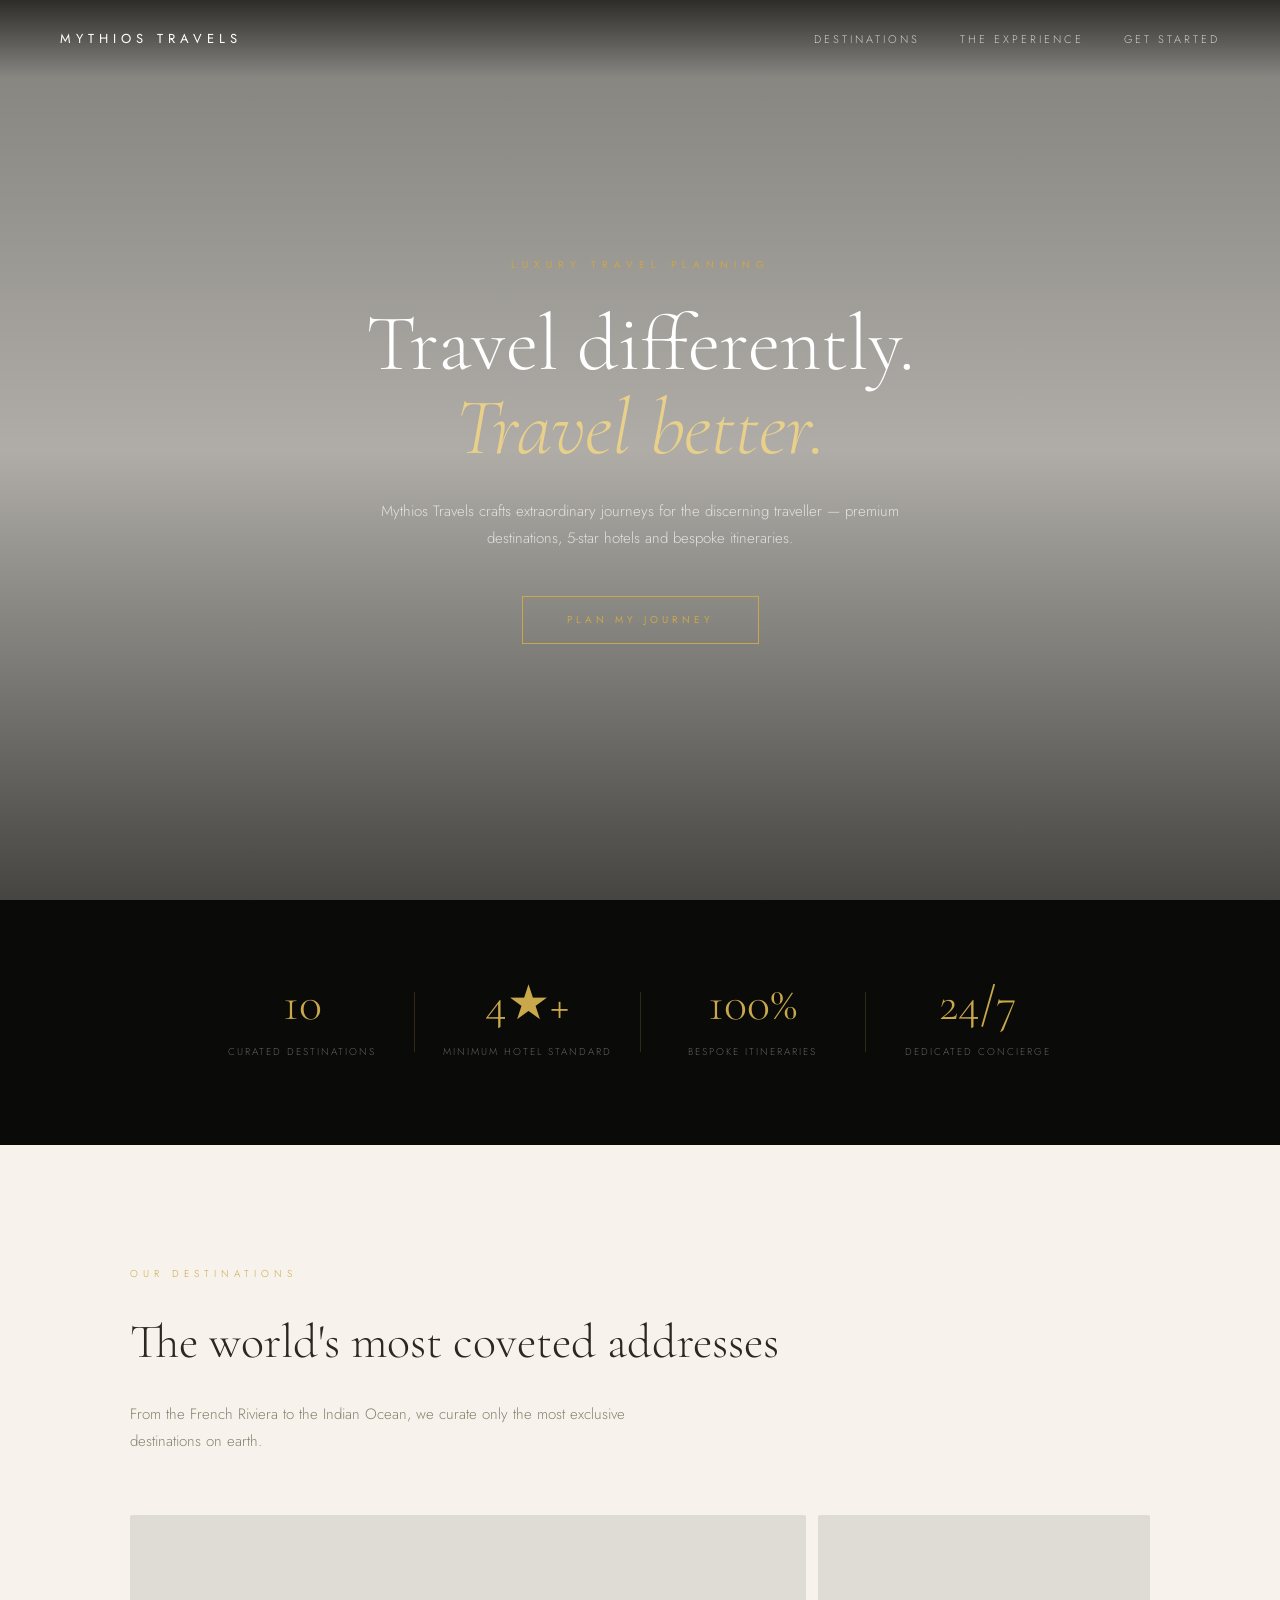
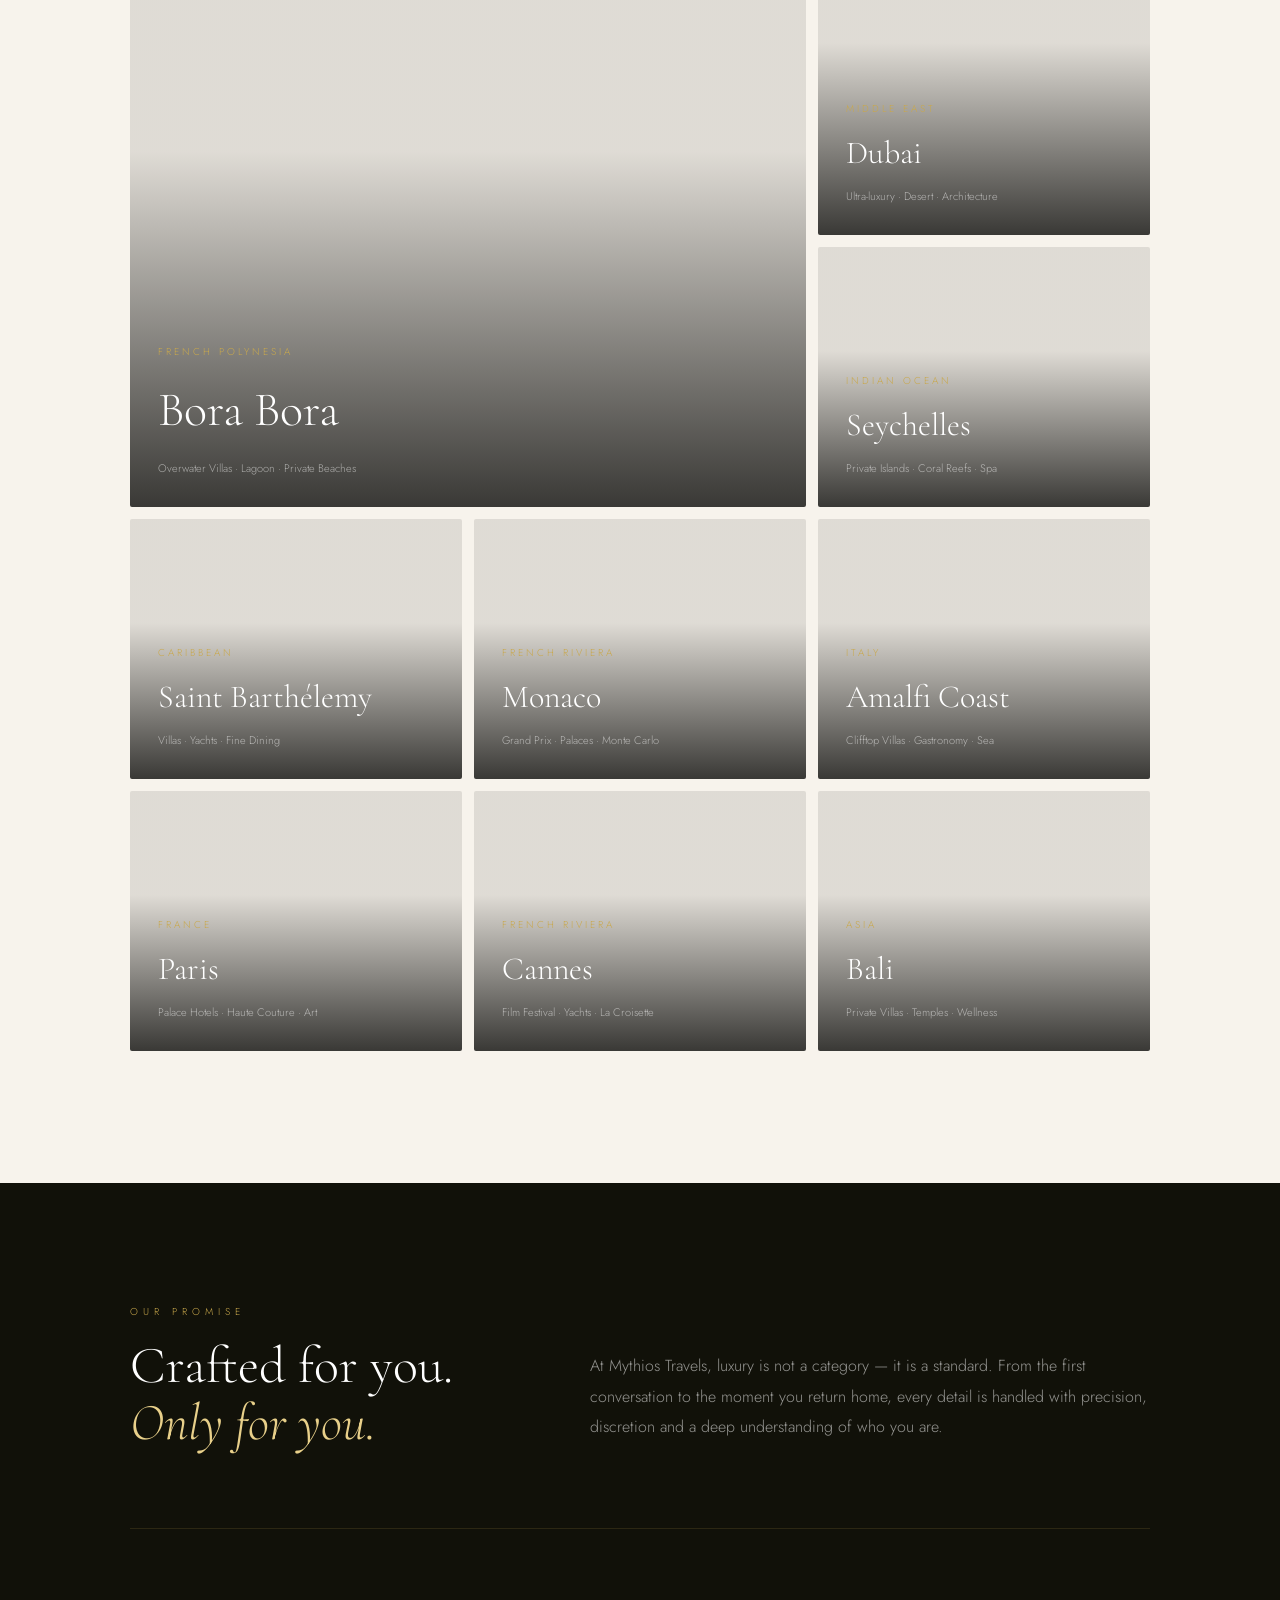
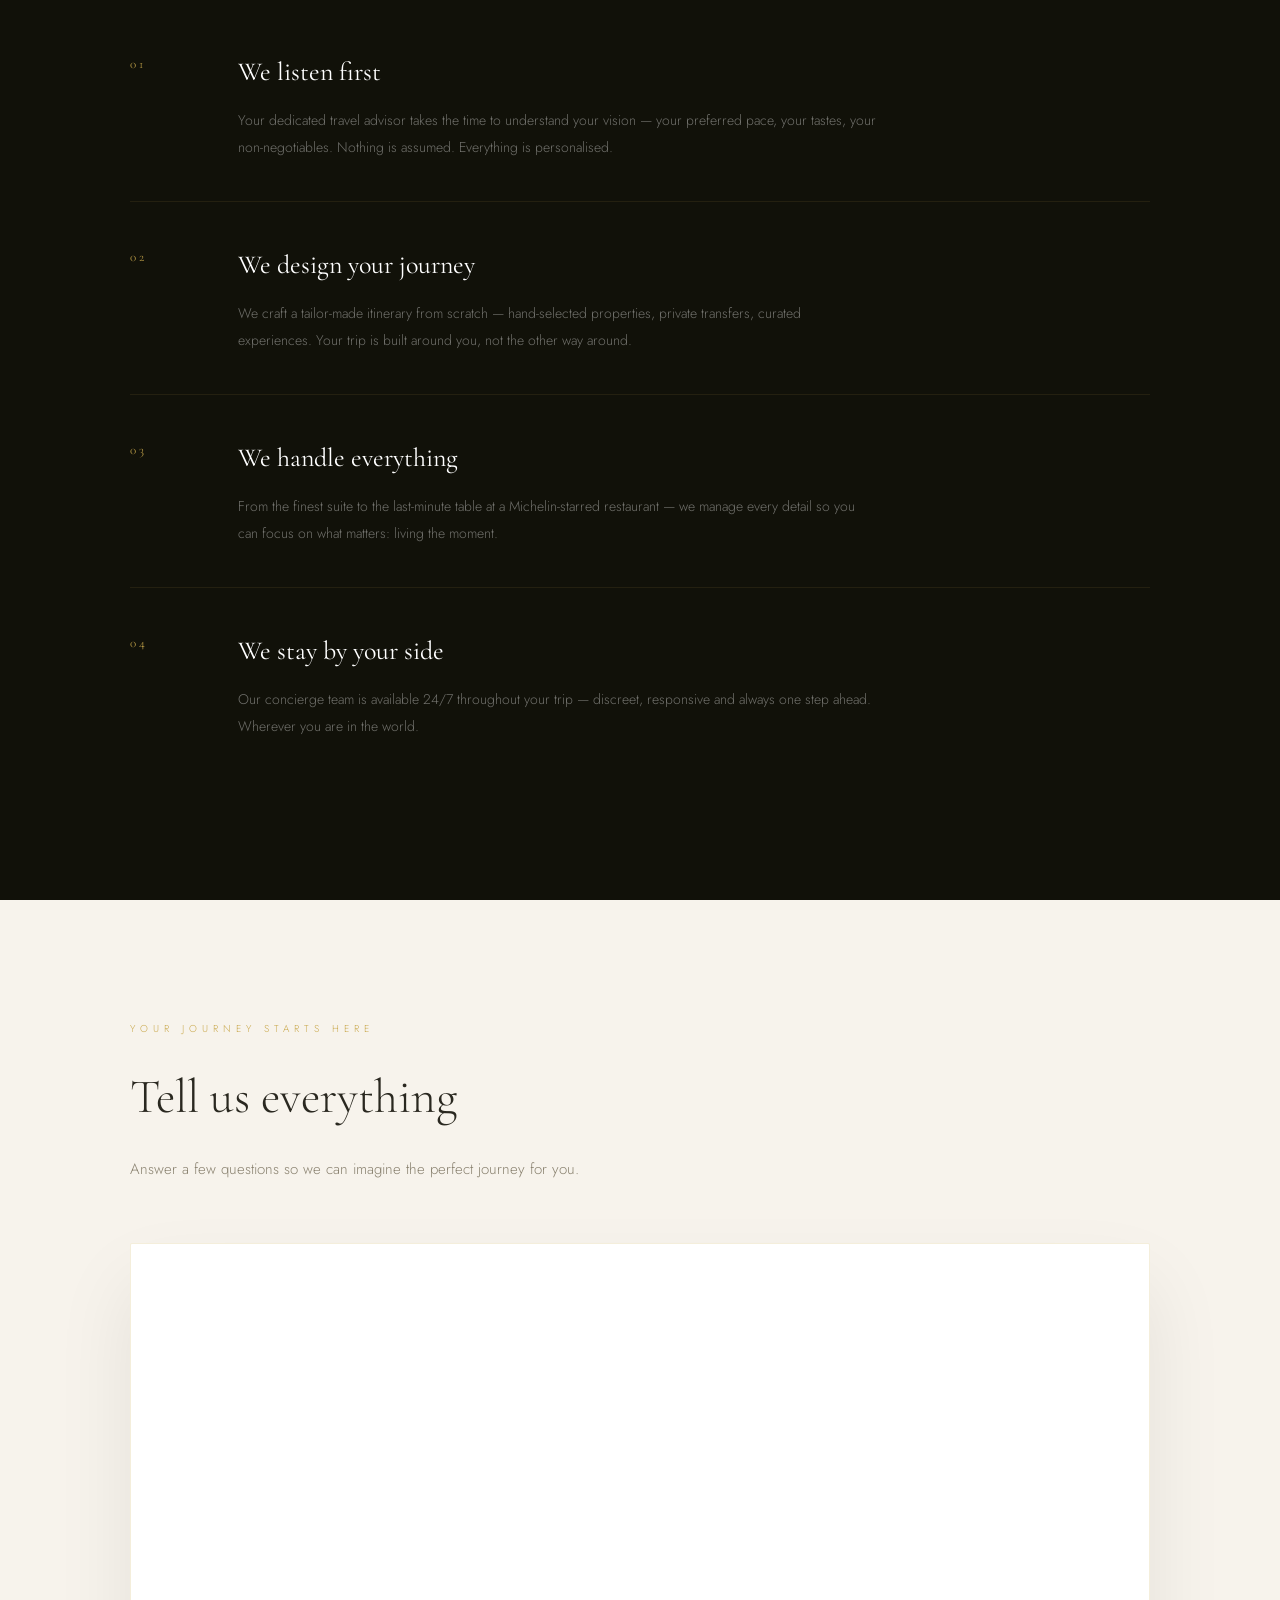
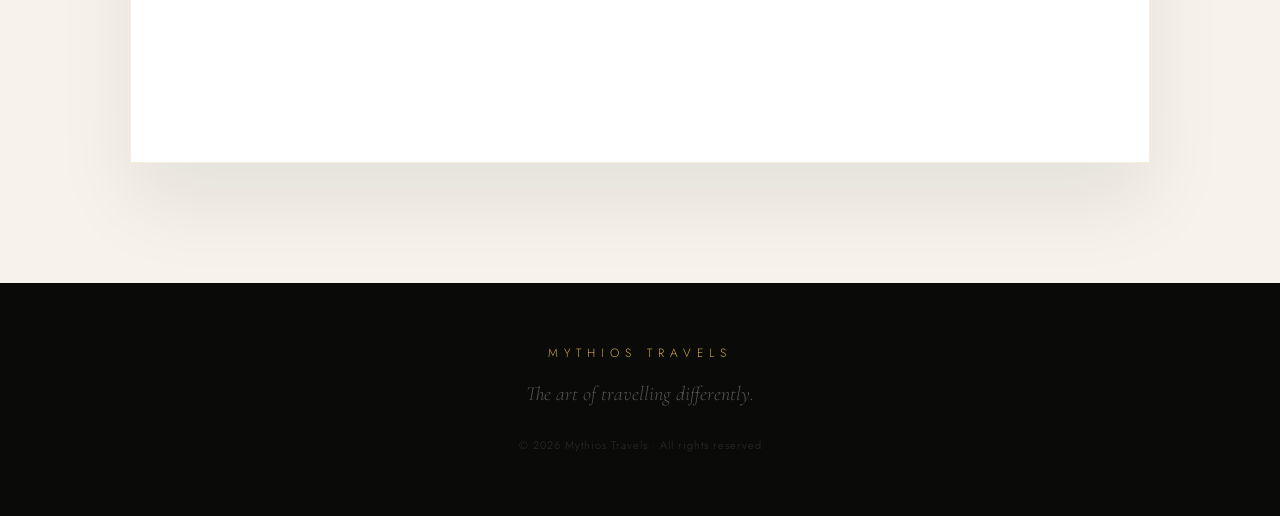
<file: index.html>
<!DOCTYPE html>
<html lang="en">
<head>
  <meta charset="UTF-8">
  <meta name="viewport" content="width=device-width, initial-scale=1.0">
  <title>Mythios Travels — Luxury Travel Planning</title>
  <meta name="description" content="Mythios Travels — Plan your next luxury journey, tailored to perfection.">
  <link href="https://fonts.googleapis.com/css2?family=Cormorant+Garamond:ital,wght@0,300;0,400;0,600;1,300;1,400&family=Jost:wght@200;300;400;500&display=swap" rel="stylesheet">
  <link rel="stylesheet" href="style.css">
</head>
<body>

  <!-- NAV -->
  <nav class="nav">
    <div class="nav-logo">MYTHIOS TRAVELS</div>
    <ul class="nav-links">
      <li><a href="#destinations">Destinations</a></li>
      <li><a href="#experience">The Experience</a></li>
      <li><a href="#sondage">Get Started</a></li>
    </ul>
  </nav>

  <!-- HERO -->
  <section class="hero">
    <div class="hero-overlay"></div>
    <div class="hero-content">
      <p class="hero-label">Luxury Travel Planning</p>
      <h1>Travel differently.<br><em>Travel better.</em></h1>
      <p class="hero-sub">Mythios Travels crafts extraordinary journeys for the discerning traveller — premium destinations, 5-star hotels and bespoke itineraries.</p>
      <a href="#sondage" class="btn-gold">Plan My Journey</a>
    </div>
  </section>

  <!-- NUMBERS -->
  <section class="numbers-section">
    <div class="numbers-row">
      <div class="number-item">
        <span class="number">10</span>
        <span class="number-label">Curated destinations</span>
      </div>
      <div class="divider"></div>
      <div class="number-item">
        <span class="number">4★+</span>
        <span class="number-label">Minimum hotel standard</span>
      </div>
      <div class="divider"></div>
      <div class="number-item">
        <span class="number">100%</span>
        <span class="number-label">Bespoke itineraries</span>
      </div>
      <div class="divider"></div>
      <div class="number-item">
        <span class="number">24/7</span>
        <span class="number-label">Dedicated concierge</span>
      </div>
    </div>
  </section>

  <!-- DESTINATIONS -->
  <section class="destinations-section" id="destinations">
    <div class="container">
      <p class="section-label">Our destinations</p>
      <h2>The world's most coveted addresses</h2>
      <p class="section-sub">From the French Riviera to the Indian Ocean, we curate only the most exclusive destinations on earth.</p>
      <div class="destinations-grid">

        <!-- Large card: Bora Bora -->
        <a href="destinations/bora-bora.html" class="dest-card dest-large" style="background-image: url('https://images.unsplash.com/photo-1589394815804-964ed0be2eb5?w=1200&q=80')">
          <div class="dest-overlay"></div>
          <div class="dest-content">
            <p class="dest-region">French Polynesia</p>
            <h3>Bora Bora</h3>
            <p class="dest-tag">Overwater Villas · Lagoon · Private Beaches</p>
          </div>
          <span class="dest-discover">Discover →</span>
        </a>

        <!-- Dubai -->
        <a href="destinations/dubai.html" class="dest-card" style="background-image: url('https://images.unsplash.com/photo-1539037116277-4db20889f2d4?w=600&q=80')">
          <div class="dest-overlay"></div>
          <div class="dest-content">
            <p class="dest-region">Middle East</p>
            <h3>Dubai</h3>
            <p class="dest-tag">Ultra-luxury · Desert · Architecture</p>
          </div>
          <span class="dest-discover">Discover →</span>
        </a>

        <!-- Seychelles -->
        <a href="destinations/seychelles.html" class="dest-card" style="background-image: url('https://images.unsplash.com/photo-1544550581-5f7ceaf7f992?w=600&q=80')">
          <div class="dest-overlay"></div>
          <div class="dest-content">
            <p class="dest-region">Indian Ocean</p>
            <h3>Seychelles</h3>
            <p class="dest-tag">Private Islands · Coral Reefs · Spa</p>
          </div>
          <span class="dest-discover">Discover →</span>
        </a>

        <!-- Saint Barthélemy -->
        <a href="destinations/saint-barth.html" class="dest-card" style="background-image: url('https://images.unsplash.com/photo-1548574505-5e239809ee19?w=600&q=80')">
          <div class="dest-overlay"></div>
          <div class="dest-content">
            <p class="dest-region">Caribbean</p>
            <h3>Saint Barthélemy</h3>
            <p class="dest-tag">Villas · Yachts · Fine Dining</p>
          </div>
          <span class="dest-discover">Discover →</span>
        </a>

        <!-- Monaco -->
        <a href="destinations/monaco.html" class="dest-card" style="background-image: url('https://images.unsplash.com/photo-1558618666-fcd25c85cd64?w=600&q=80')">
          <div class="dest-overlay"></div>
          <div class="dest-content">
            <p class="dest-region">French Riviera</p>
            <h3>Monaco</h3>
            <p class="dest-tag">Grand Prix · Palaces · Monte Carlo</p>
          </div>
          <span class="dest-discover">Discover →</span>
        </a>

        <!-- Amalfi Coast -->
        <a href="destinations/amalfi.html" class="dest-card" style="background-image: url('https://images.unsplash.com/photo-1534308983496-4fabb1a015ee?w=600&q=80')">
          <div class="dest-overlay"></div>
          <div class="dest-content">
            <p class="dest-region">Italy</p>
            <h3>Amalfi Coast</h3>
            <p class="dest-tag">Clifftop Villas · Gastronomy · Sea</p>
          </div>
          <span class="dest-discover">Discover →</span>
        </a>

        <!-- Paris -->
        <a href="destinations/paris.html" class="dest-card" style="background-image: url('https://images.unsplash.com/photo-1502602898657-3e91760cbb34?w=600&q=80')">
          <div class="dest-overlay"></div>
          <div class="dest-content">
            <p class="dest-region">France</p>
            <h3>Paris</h3>
            <p class="dest-tag">Palace Hotels · Haute Couture · Art</p>
          </div>
          <span class="dest-discover">Discover →</span>
        </a>

        <!-- Cannes -->
        <a href="destinations/cannes.html" class="dest-card" style="background-image: url('https://images.unsplash.com/photo-1573843981267-be1999ff37cd?w=600&q=80')">
          <div class="dest-overlay"></div>
          <div class="dest-content">
            <p class="dest-region">French Riviera</p>
            <h3>Cannes</h3>
            <p class="dest-tag">Film Festival · Yachts · La Croisette</p>
          </div>
          <span class="dest-discover">Discover →</span>
        </a>

        <!-- Bali -->
        <a href="destinations/bali.html" class="dest-card" style="background-image: url('https://images.unsplash.com/photo-1537996194471-e657df975ab4?w=600&q=80')">
          <div class="dest-overlay"></div>
          <div class="dest-content">
            <p class="dest-region">Asia</p>
            <h3>Bali</h3>
            <p class="dest-tag">Private Villas · Temples · Wellness</p>
          </div>
          <span class="dest-discover">Discover →</span>
        </a>

        <!-- Miami -->
        <a href="destinations/miami.html" class="dest-card" style="background-image: url('https://images.unsplash.com/photo-1533106418989-88406c7cc8ca?w=600&q=80')">
          <div class="dest-overlay"></div>
          <div class="dest-content">
            <p class="dest-region">United States</p>
            <h3>Miami</h3>
            <p class="dest-tag">Art · Beach · Nightlife · Design</p>
          </div>
          <span class="dest-discover">Discover →</span>
        </a>

      </div>
    </div>
  </section>

  <!-- EXPERIENCE -->
  <section class="experience-section" id="experience">
    <div class="container">
      <div class="experience-intro">
        <div class="experience-intro-left">
          <p class="section-label">Our promise</p>
          <h2>Crafted for you.<br><em>Only for you.</em></h2>
        </div>
        <div class="experience-intro-right">
          <p class="experience-lead">At Mythios Travels, luxury is not a category — it is a standard. From the first conversation to the moment you return home, every detail is handled with precision, discretion and a deep understanding of who you are.</p>
        </div>
      </div>

      <div class="experience-steps">
        <div class="exp-step">
          <span class="step-number">01</span>
          <div class="step-content">
            <h3>We listen first</h3>
            <p>Your dedicated travel advisor takes the time to understand your vision — your preferred pace, your tastes, your non-negotiables. Nothing is assumed. Everything is personalised.</p>
          </div>
        </div>
        <div class="exp-step">
          <span class="step-number">02</span>
          <div class="step-content">
            <h3>We design your journey</h3>
            <p>We craft a tailor-made itinerary from scratch — hand-selected properties, private transfers, curated experiences. Your trip is built around you, not the other way around.</p>
          </div>
        </div>
        <div class="exp-step">
          <span class="step-number">03</span>
          <div class="step-content">
            <h3>We handle everything</h3>
            <p>From the finest suite to the last-minute table at a Michelin-starred restaurant — we manage every detail so you can focus on what matters: living the moment.</p>
          </div>
        </div>
        <div class="exp-step">
          <span class="step-number">04</span>
          <div class="step-content">
            <h3>We stay by your side</h3>
            <p>Our concierge team is available 24/7 throughout your trip — discreet, responsive and always one step ahead. Wherever you are in the world.</p>
          </div>
        </div>
      </div>
    </div>
  </section>

  <!-- TYPEFORM -->
  <section class="form-section" id="sondage">
    <div class="container">
      <p class="section-label">Your journey starts here</p>
      <h2>Tell us everything</h2>
      <p class="section-sub">Answer a few questions so we can imagine the perfect journey for you.</p>
      <div class="typeform-wrapper">
        <div data-tf-live="01KNPVFKEMTETN66J08G8C4W2N"></div>
        <script src="//embed.typeform.com/next/embed.js"></script>
      </div>
    </div>
  </section>

  <!-- FOOTER -->
  <footer class="footer">
    <div class="footer-logo">MYTHIOS TRAVELS</div>
    <p class="footer-tagline">The art of travelling differently.</p>
    <p class="footer-copy">© 2026 Mythios Travels · All rights reserved</p>
  </footer>

</body>
</html>
</file>
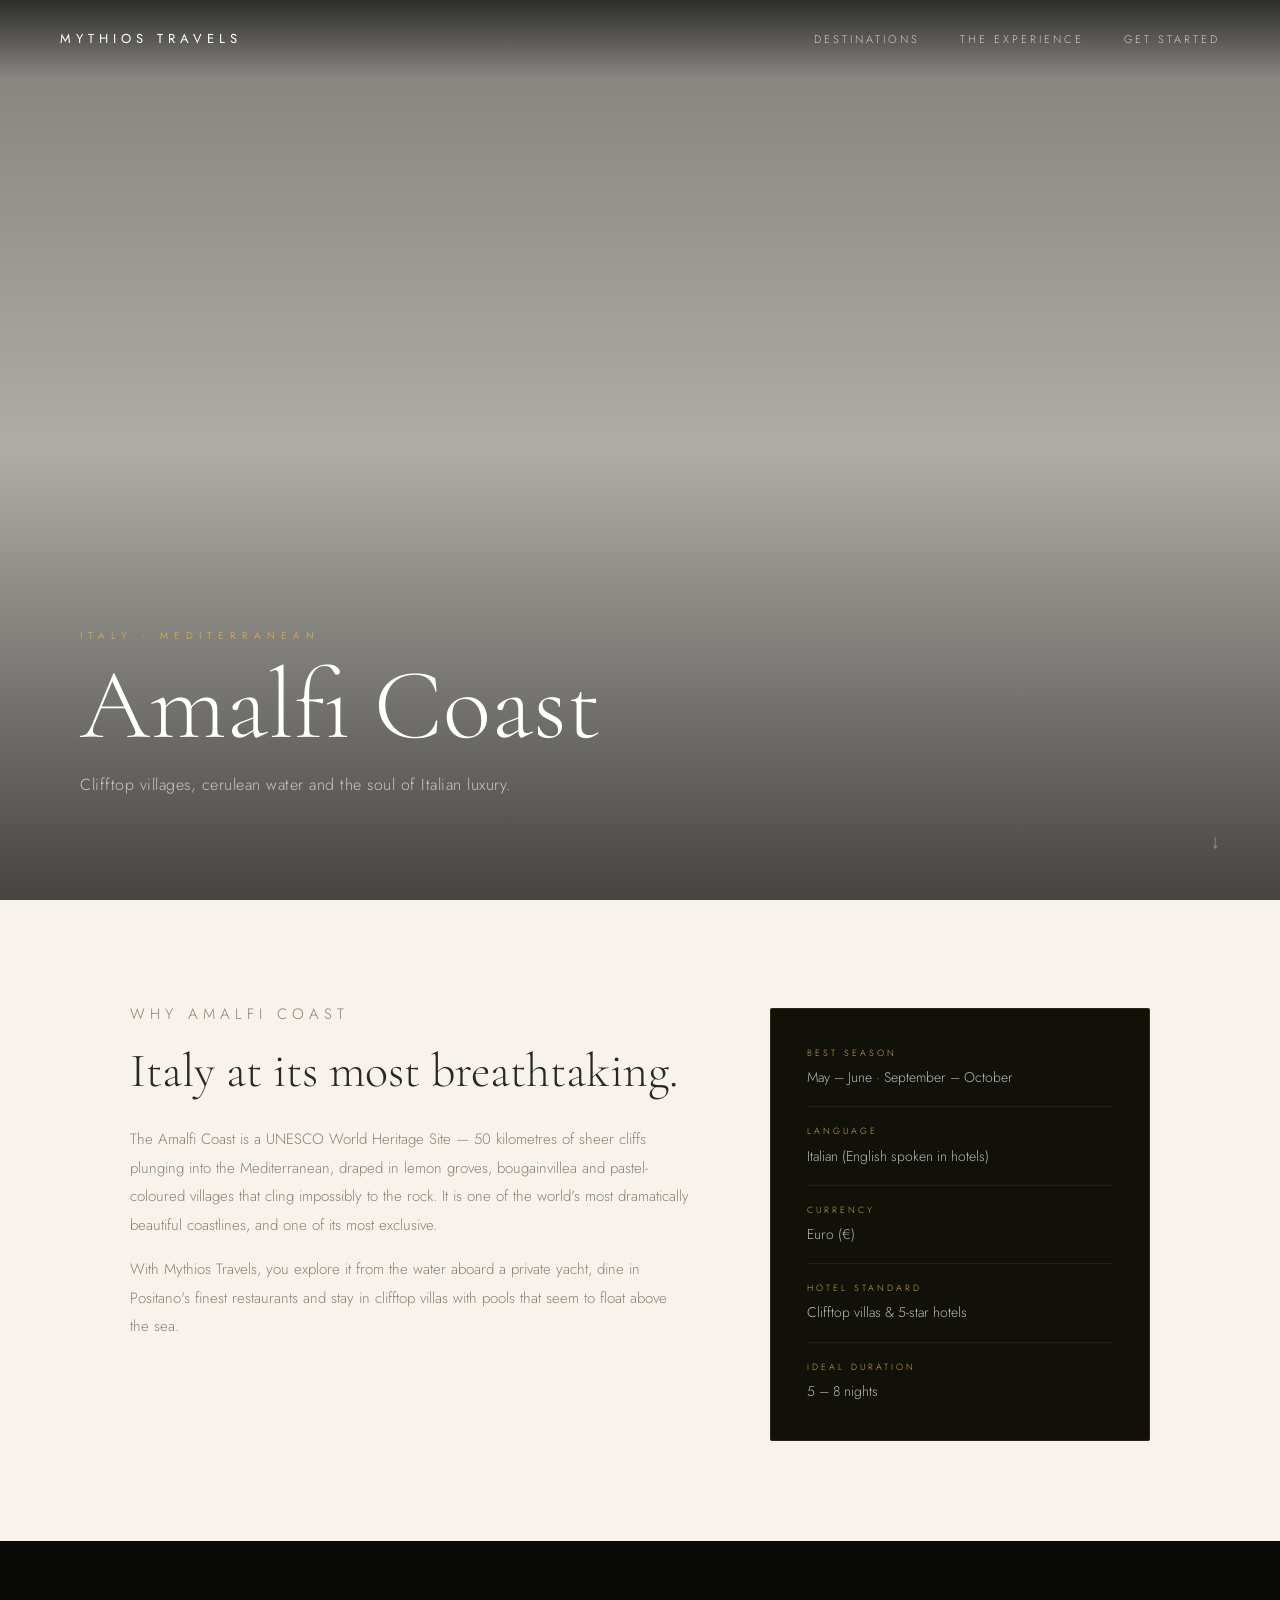
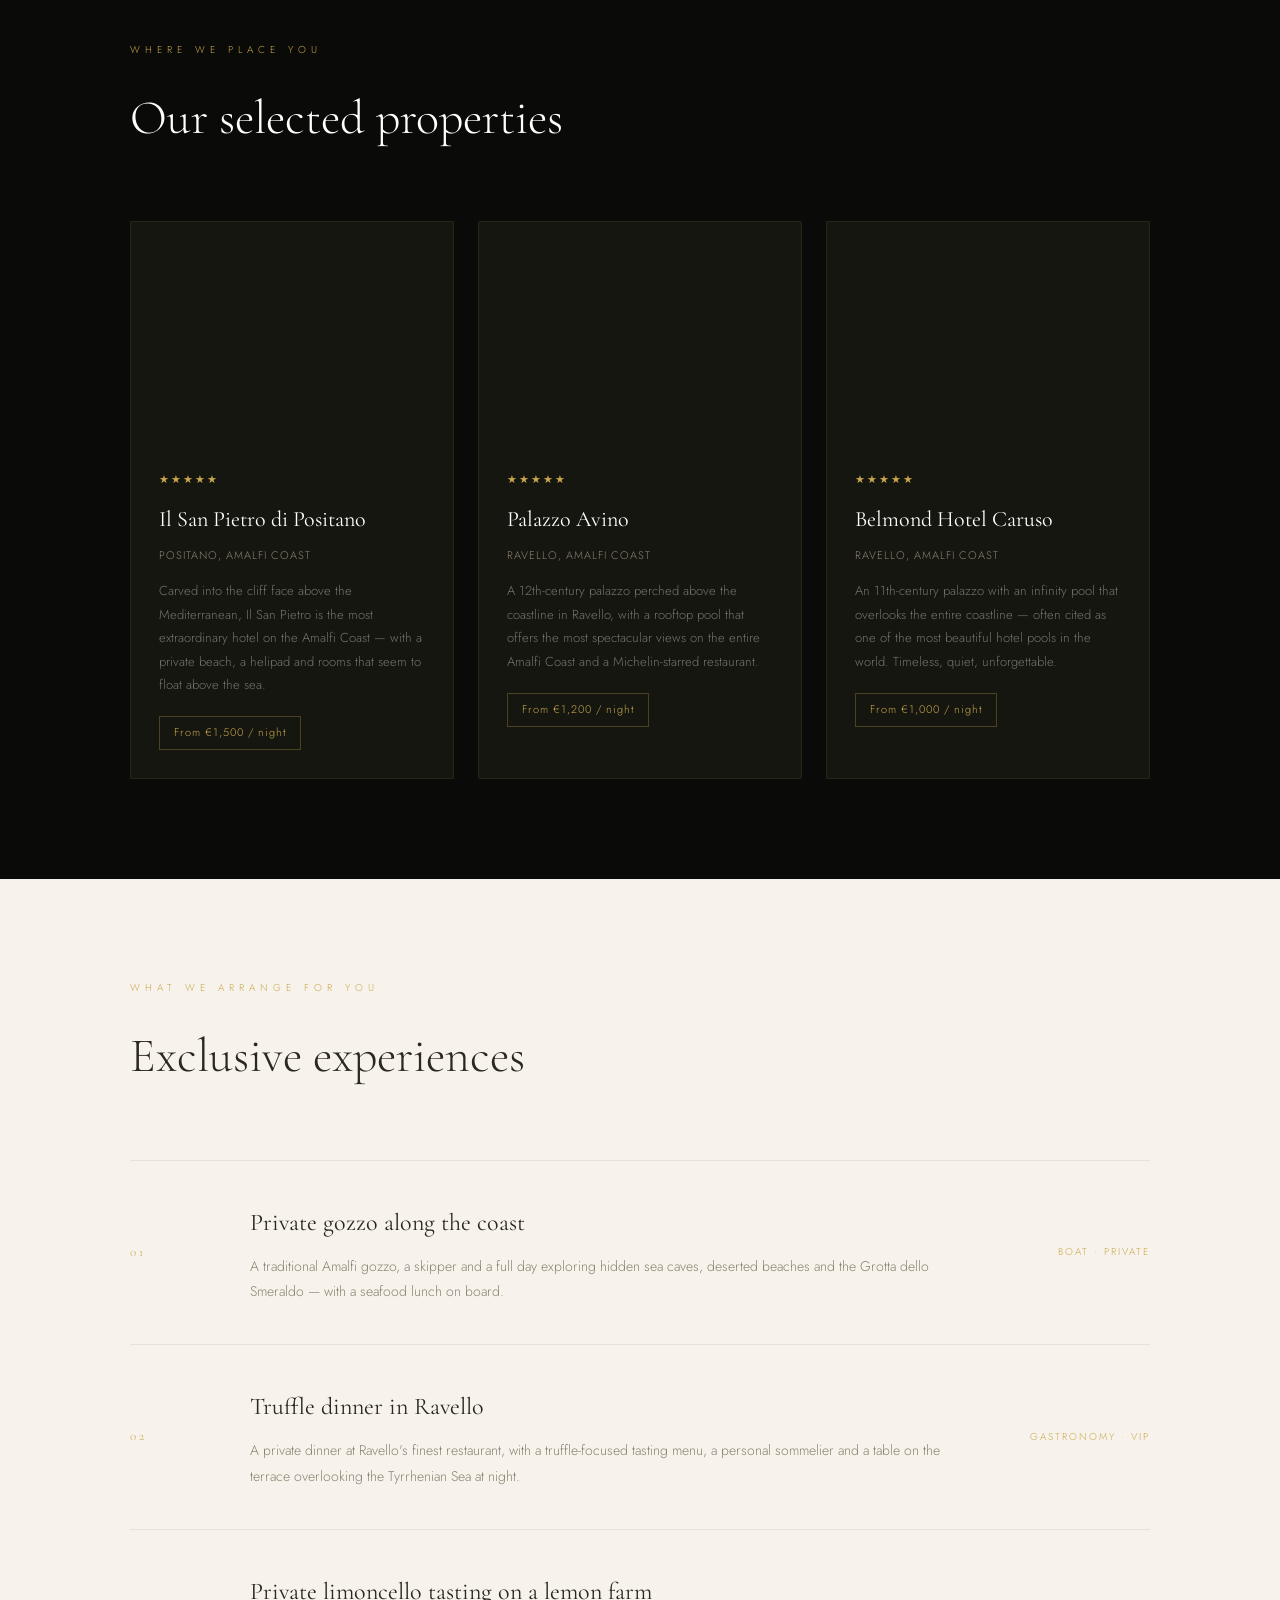
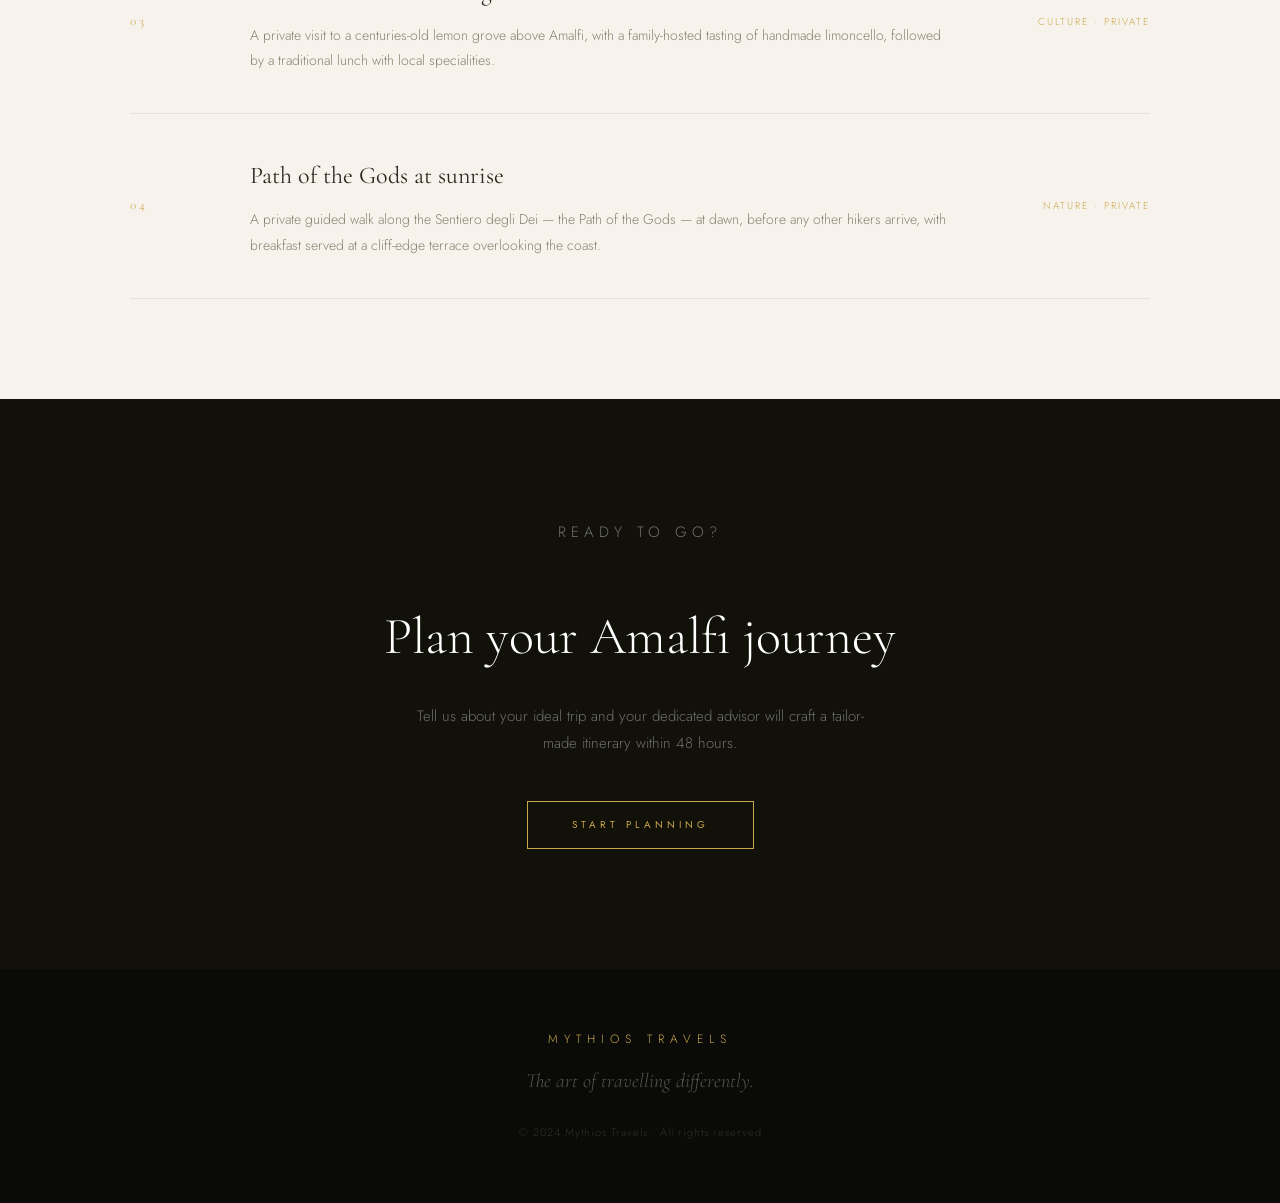
<file: destinations/amalfi.html>
<!DOCTYPE html>
<html lang="en">
<head>
  <meta charset="UTF-8">
  <meta name="viewport" content="width=device-width, initial-scale=1.0">
  <title>Amalfi Coast — Mythios Travels</title>
  <link href="https://fonts.googleapis.com/css2?family=Cormorant+Garamond:ital,wght@0,300;0,400;0,600;1,300;1,400&family=Jost:wght@200;300;400;500&display=swap" rel="stylesheet">
  <link rel="stylesheet" href="../style.css">
  <link rel="stylesheet" href="destination.css">
</head>
<body>
  <nav class="nav">
    <a href="../index.html" class="nav-logo">MYTHIOS TRAVELS</a>
    <ul class="nav-links">
      <li><a href="../index.html#destinations">Destinations</a></li>
      <li><a href="../index.html#experience">The Experience</a></li>
      <li><a href="../index.html#sondage">Get Started</a></li>
    </ul>
  </nav>
  <section class="dest-hero" style="background-image: url('https://images.unsplash.com/photo-1534308983496-4fabb1a015ee?w=1800&q=80')">
    <div class="hero-overlay"></div>
    <div class="dest-hero-content">
      <p class="hero-label">Italy · Mediterranean</p>
      <h1>Amalfi Coast</h1>
      <p class="dest-hero-sub">Clifftop villages, cerulean water and the soul of Italian luxury.</p>
    </div>
    <div class="dest-hero-scroll">↓</div>
  </section>
  <section class="dest-intro">
    <div class="dest-container">
      <div class="dest-intro-grid">
        <div class="dest-intro-left">
          <p class="section-label">Why Amalfi Coast</p>
          <h2>Italy at its most breathtaking.</h2>
          <p>The Amalfi Coast is a UNESCO World Heritage Site — 50 kilometres of sheer cliffs plunging into the Mediterranean, draped in lemon groves, bougainvillea and pastel-coloured villages that cling impossibly to the rock. It is one of the world's most dramatically beautiful coastlines, and one of its most exclusive.</p>
          <p>With Mythios Travels, you explore it from the water aboard a private yacht, dine in Positano's finest restaurants and stay in clifftop villas with pools that seem to float above the sea.</p>
        </div>
        <div class="dest-intro-right">
          <div class="dest-quick-facts">
            <div class="fact-item">
              <span class="fact-label">Best season</span>
              <span class="fact-value">May – June · September – October</span>
            </div>
            <div class="fact-item">
              <span class="fact-label">Language</span>
              <span class="fact-value">Italian (English spoken in hotels)</span>
            </div>
            <div class="fact-item">
              <span class="fact-label">Currency</span>
              <span class="fact-value">Euro (€)</span>
            </div>
            <div class="fact-item">
              <span class="fact-label">Hotel standard</span>
              <span class="fact-value">Clifftop villas & 5-star hotels</span>
            </div>
            <div class="fact-item">
              <span class="fact-label">Ideal duration</span>
              <span class="fact-value">5 – 8 nights</span>
            </div>
          </div>
        </div>
      </div>
    </div>
  </section>
  <section class="dest-hotels">
    <div class="dest-container">
      <p class="section-label">Where we place you</p>
      <h2>Our selected properties</h2>
      <div class="hotels-grid">
        <div class="hotel-card">
          <div class="hotel-img" style="background-image: url('https://images.unsplash.com/photo-1551882547-ff40c63fe5fa?w=600&q=80')"></div>
          <div class="hotel-info">
            <span class="hotel-stars">★★★★★</span>
            <h3>Il San Pietro di Positano</h3>
            <p class="hotel-location">Positano, Amalfi Coast</p>
            <p class="hotel-desc">Carved into the cliff face above the Mediterranean, Il San Pietro is the most extraordinary hotel on the Amalfi Coast — with a private beach, a helipad and rooms that seem to float above the sea.</p>
            <span class="hotel-tag">From €1,500 / night</span>
          </div>
        </div>
        <div class="hotel-card">
          <div class="hotel-img" style="background-image: url('https://images.unsplash.com/photo-1566073771259-6a8506099945?w=600&q=80')"></div>
          <div class="hotel-info">
            <span class="hotel-stars">★★★★★</span>
            <h3>Palazzo Avino</h3>
            <p class="hotel-location">Ravello, Amalfi Coast</p>
            <p class="hotel-desc">A 12th-century palazzo perched above the coastline in Ravello, with a rooftop pool that offers the most spectacular views on the entire Amalfi Coast and a Michelin-starred restaurant.</p>
            <span class="hotel-tag">From €1,200 / night</span>
          </div>
        </div>
        <div class="hotel-card">
          <div class="hotel-img" style="background-image: url('https://images.unsplash.com/photo-1582719478250-c89cae4dc85b?w=600&q=80')"></div>
          <div class="hotel-info">
            <span class="hotel-stars">★★★★★</span>
            <h3>Belmond Hotel Caruso</h3>
            <p class="hotel-location">Ravello, Amalfi Coast</p>
            <p class="hotel-desc">An 11th-century palazzo with an infinity pool that overlooks the entire coastline — often cited as one of the most beautiful hotel pools in the world. Timeless, quiet, unforgettable.</p>
            <span class="hotel-tag">From €1,000 / night</span>
          </div>
        </div>
      </div>
    </div>
  </section>
  <section class="dest-experiences">
    <div class="dest-container">
      <p class="section-label">What we arrange for you</p>
      <h2>Exclusive experiences</h2>
      <div class="experiences-list">
        <div class="exp-row">
          <div class="exp-number">01</div>
          <div class="exp-text">
            <h3>Private gozzo along the coast</h3>
            <p>A traditional Amalfi gozzo, a skipper and a full day exploring hidden sea caves, deserted beaches and the Grotta dello Smeraldo — with a seafood lunch on board.</p>
          </div>
          <div class="exp-tag">Boat · Private</div>
        </div>
        <div class="exp-row">
          <div class="exp-number">02</div>
          <div class="exp-text">
            <h3>Truffle dinner in Ravello</h3>
            <p>A private dinner at Ravello's finest restaurant, with a truffle-focused tasting menu, a personal sommelier and a table on the terrace overlooking the Tyrrhenian Sea at night.</p>
          </div>
          <div class="exp-tag">Gastronomy · VIP</div>
        </div>
        <div class="exp-row">
          <div class="exp-number">03</div>
          <div class="exp-text">
            <h3>Private limoncello tasting on a lemon farm</h3>
            <p>A private visit to a centuries-old lemon grove above Amalfi, with a family-hosted tasting of handmade limoncello, followed by a traditional lunch with local specialities.</p>
          </div>
          <div class="exp-tag">Culture · Private</div>
        </div>
        <div class="exp-row">
          <div class="exp-number">04</div>
          <div class="exp-text">
            <h3>Path of the Gods at sunrise</h3>
            <p>A private guided walk along the Sentiero degli Dei — the Path of the Gods — at dawn, before any other hikers arrive, with breakfast served at a cliff-edge terrace overlooking the coast.</p>
          </div>
          <div class="exp-tag">Nature · Private</div>
        </div>
      </div>
    </div>
  </section>
  <section class="dest-cta">
    <div class="dest-container text-center">
      <p class="section-label">Ready to go?</p>
      <h2>Plan your Amalfi journey</h2>
      <p>Tell us about your ideal trip and your dedicated advisor will craft a tailor-made itinerary within 48 hours.</p>
      <a href="../index.html#sondage" class="btn-gold">Start planning</a>
    </div>
  </section>
  <footer class="footer">
    <div class="footer-logo">MYTHIOS TRAVELS</div>
    <p class="footer-tagline">The art of travelling differently.</p>
    <p class="footer-copy">© 2024 Mythios Travels · All rights reserved</p>
  </footer>
</body>
</html>
</file>
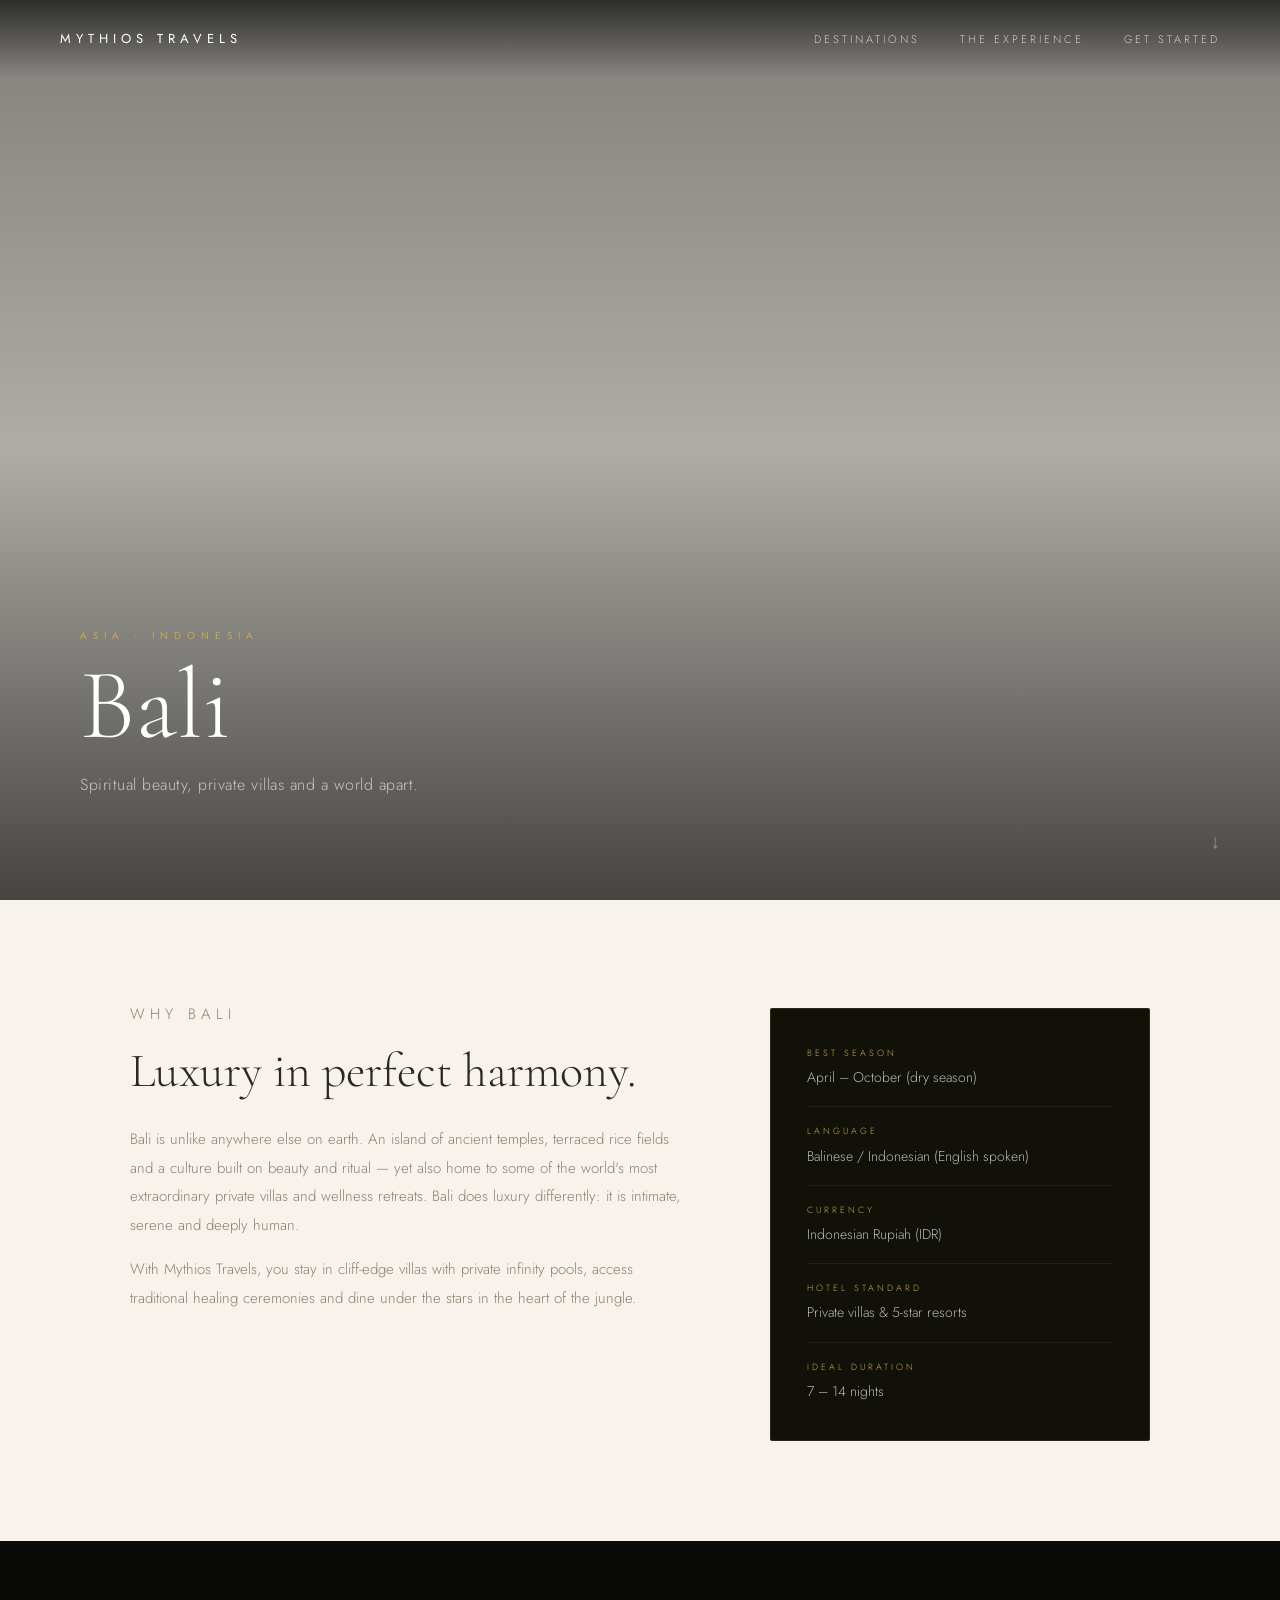
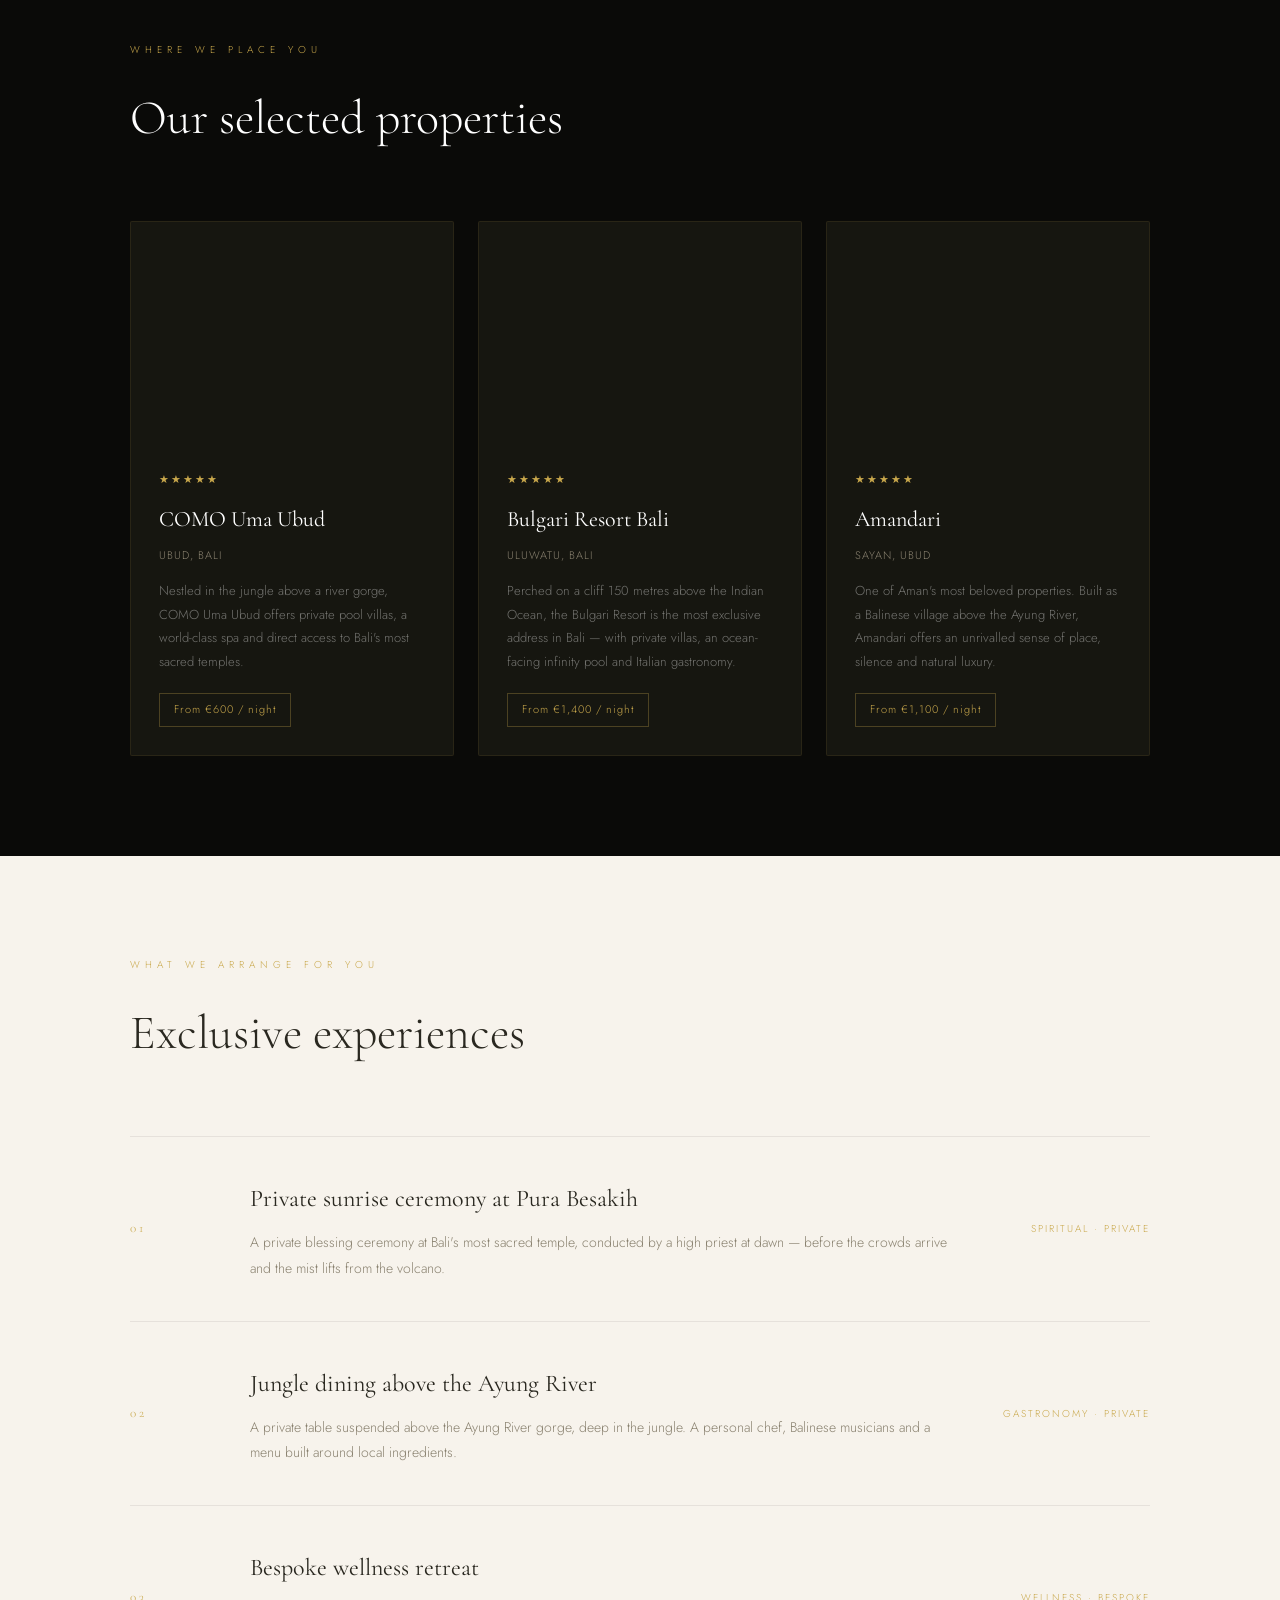
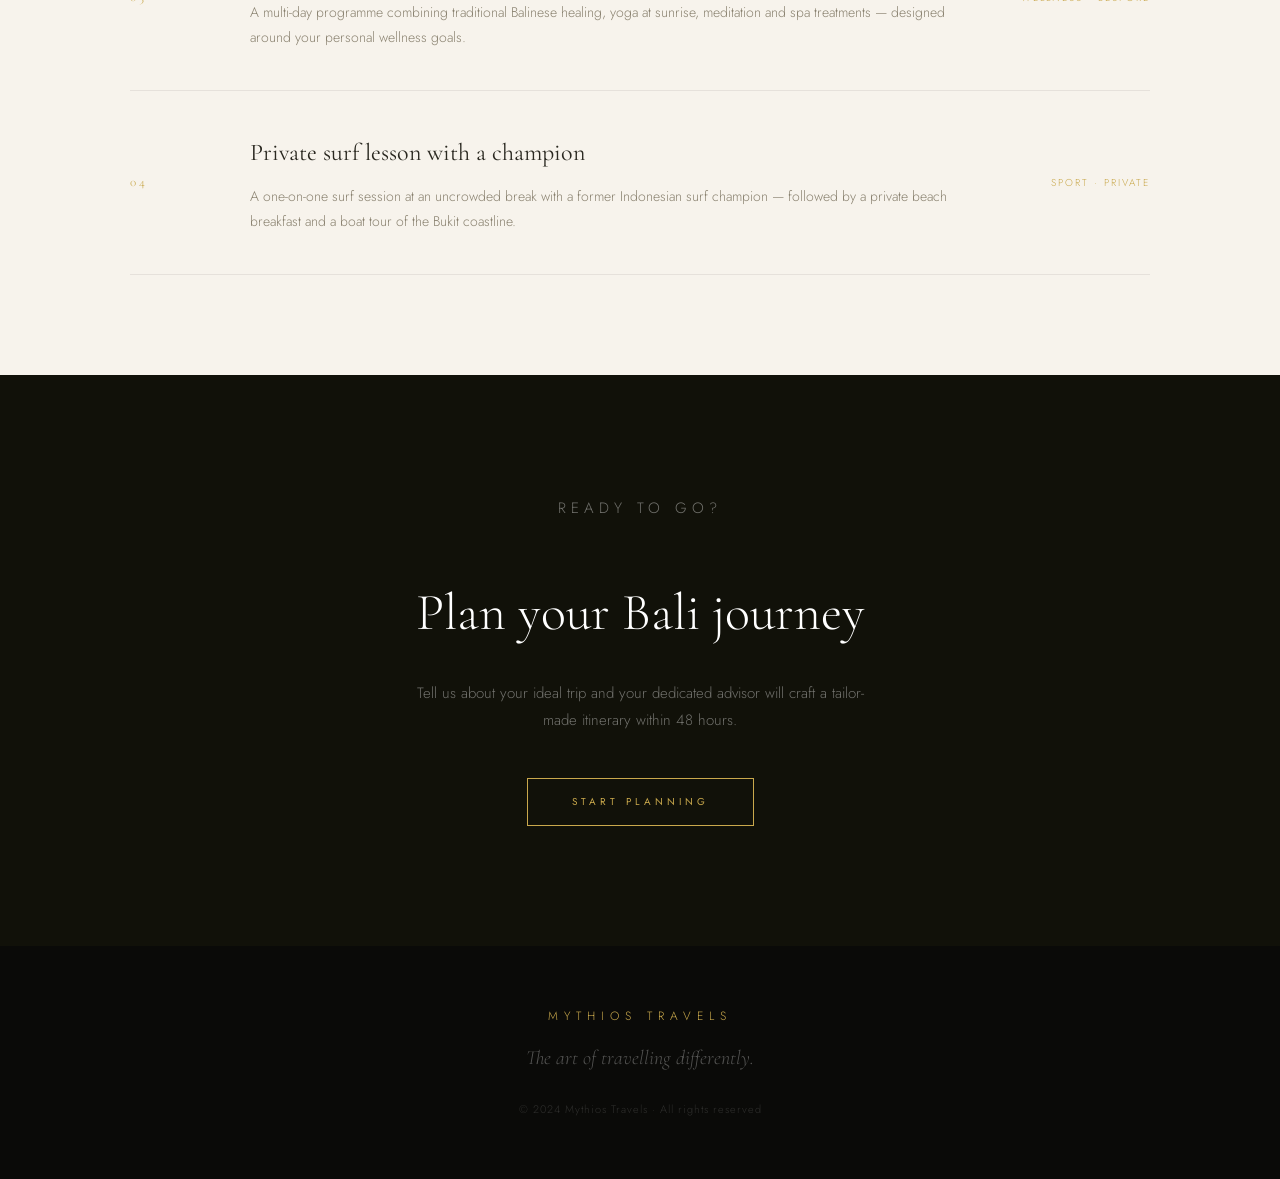
<file: destinations/bali.html>
<!DOCTYPE html>
<html lang="en">
<head>
  <meta charset="UTF-8">
  <meta name="viewport" content="width=device-width, initial-scale=1.0">
  <title>Bali — Mythios Travels</title>
  <link href="https://fonts.googleapis.com/css2?family=Cormorant+Garamond:ital,wght@0,300;0,400;0,600;1,300;1,400&family=Jost:wght@200;300;400;500&display=swap" rel="stylesheet">
  <link rel="stylesheet" href="../style.css">
  <link rel="stylesheet" href="destination.css">
</head>
<body>
  <nav class="nav">
    <a href="../index.html" class="nav-logo">MYTHIOS TRAVELS</a>
    <ul class="nav-links">
      <li><a href="../index.html#destinations">Destinations</a></li>
      <li><a href="../index.html#experience">The Experience</a></li>
      <li><a href="../index.html#sondage">Get Started</a></li>
    </ul>
  </nav>
  <section class="dest-hero" style="background-image: url('https://images.unsplash.com/photo-1537996194471-e657df975ab4?w=1800&q=80')">
    <div class="hero-overlay"></div>
    <div class="dest-hero-content">
      <p class="hero-label">Asia · Indonesia</p>
      <h1>Bali</h1>
      <p class="dest-hero-sub">Spiritual beauty, private villas and a world apart.</p>
    </div>
    <div class="dest-hero-scroll">↓</div>
  </section>
  <section class="dest-intro">
    <div class="dest-container">
      <div class="dest-intro-grid">
        <div class="dest-intro-left">
          <p class="section-label">Why Bali</p>
          <h2>Luxury in perfect harmony.</h2>
          <p>Bali is unlike anywhere else on earth. An island of ancient temples, terraced rice fields and a culture built on beauty and ritual — yet also home to some of the world's most extraordinary private villas and wellness retreats. Bali does luxury differently: it is intimate, serene and deeply human.</p>
          <p>With Mythios Travels, you stay in cliff-edge villas with private infinity pools, access traditional healing ceremonies and dine under the stars in the heart of the jungle.</p>
        </div>
        <div class="dest-intro-right">
          <div class="dest-quick-facts">
            <div class="fact-item">
              <span class="fact-label">Best season</span>
              <span class="fact-value">April – October (dry season)</span>
            </div>
            <div class="fact-item">
              <span class="fact-label">Language</span>
              <span class="fact-value">Balinese / Indonesian (English spoken)</span>
            </div>
            <div class="fact-item">
              <span class="fact-label">Currency</span>
              <span class="fact-value">Indonesian Rupiah (IDR)</span>
            </div>
            <div class="fact-item">
              <span class="fact-label">Hotel standard</span>
              <span class="fact-value">Private villas & 5-star resorts</span>
            </div>
            <div class="fact-item">
              <span class="fact-label">Ideal duration</span>
              <span class="fact-value">7 – 14 nights</span>
            </div>
          </div>
        </div>
      </div>
    </div>
  </section>
  <section class="dest-hotels">
    <div class="dest-container">
      <p class="section-label">Where we place you</p>
      <h2>Our selected properties</h2>
      <div class="hotels-grid">
        <div class="hotel-card">
          <div class="hotel-img" style="background-image: url('https://images.unsplash.com/photo-1571896349842-33c89424de2d?w=600&q=80')"></div>
          <div class="hotel-info">
            <span class="hotel-stars">★★★★★</span>
            <h3>COMO Uma Ubud</h3>
            <p class="hotel-location">Ubud, Bali</p>
            <p class="hotel-desc">Nestled in the jungle above a river gorge, COMO Uma Ubud offers private pool villas, a world-class spa and direct access to Bali's most sacred temples.</p>
            <span class="hotel-tag">From €600 / night</span>
          </div>
        </div>
        <div class="hotel-card">
          <div class="hotel-img" style="background-image: url('https://images.unsplash.com/photo-1540541338287-41700207dee6?w=600&q=80')"></div>
          <div class="hotel-info">
            <span class="hotel-stars">★★★★★</span>
            <h3>Bulgari Resort Bali</h3>
            <p class="hotel-location">Uluwatu, Bali</p>
            <p class="hotel-desc">Perched on a cliff 150 metres above the Indian Ocean, the Bulgari Resort is the most exclusive address in Bali — with private villas, an ocean-facing infinity pool and Italian gastronomy.</p>
            <span class="hotel-tag">From €1,400 / night</span>
          </div>
        </div>
        <div class="hotel-card">
          <div class="hotel-img" style="background-image: url('https://images.unsplash.com/photo-1582719508461-905c673771fd?w=600&q=80')"></div>
          <div class="hotel-info">
            <span class="hotel-stars">★★★★★</span>
            <h3>Amandari</h3>
            <p class="hotel-location">Sayan, Ubud</p>
            <p class="hotel-desc">One of Aman's most beloved properties. Built as a Balinese village above the Ayung River, Amandari offers an unrivalled sense of place, silence and natural luxury.</p>
            <span class="hotel-tag">From €1,100 / night</span>
          </div>
        </div>
      </div>
    </div>
  </section>
  <section class="dest-experiences">
    <div class="dest-container">
      <p class="section-label">What we arrange for you</p>
      <h2>Exclusive experiences</h2>
      <div class="experiences-list">
        <div class="exp-row">
          <div class="exp-number">01</div>
          <div class="exp-text">
            <h3>Private sunrise ceremony at Pura Besakih</h3>
            <p>A private blessing ceremony at Bali's most sacred temple, conducted by a high priest at dawn — before the crowds arrive and the mist lifts from the volcano.</p>
          </div>
          <div class="exp-tag">Spiritual · Private</div>
        </div>
        <div class="exp-row">
          <div class="exp-number">02</div>
          <div class="exp-text">
            <h3>Jungle dining above the Ayung River</h3>
            <p>A private table suspended above the Ayung River gorge, deep in the jungle. A personal chef, Balinese musicians and a menu built around local ingredients.</p>
          </div>
          <div class="exp-tag">Gastronomy · Private</div>
        </div>
        <div class="exp-row">
          <div class="exp-number">03</div>
          <div class="exp-text">
            <h3>Bespoke wellness retreat</h3>
            <p>A multi-day programme combining traditional Balinese healing, yoga at sunrise, meditation and spa treatments — designed around your personal wellness goals.</p>
          </div>
          <div class="exp-tag">Wellness · Bespoke</div>
        </div>
        <div class="exp-row">
          <div class="exp-number">04</div>
          <div class="exp-text">
            <h3>Private surf lesson with a champion</h3>
            <p>A one-on-one surf session at an uncrowded break with a former Indonesian surf champion — followed by a private beach breakfast and a boat tour of the Bukit coastline.</p>
          </div>
          <div class="exp-tag">Sport · Private</div>
        </div>
      </div>
    </div>
  </section>
  <section class="dest-cta">
    <div class="dest-container text-center">
      <p class="section-label">Ready to go?</p>
      <h2>Plan your Bali journey</h2>
      <p>Tell us about your ideal trip and your dedicated advisor will craft a tailor-made itinerary within 48 hours.</p>
      <a href="../index.html#sondage" class="btn-gold">Start planning</a>
    </div>
  </section>
  <footer class="footer">
    <div class="footer-logo">MYTHIOS TRAVELS</div>
    <p class="footer-tagline">The art of travelling differently.</p>
    <p class="footer-copy">© 2024 Mythios Travels · All rights reserved</p>
  </footer>
</body>
</html>
</file>
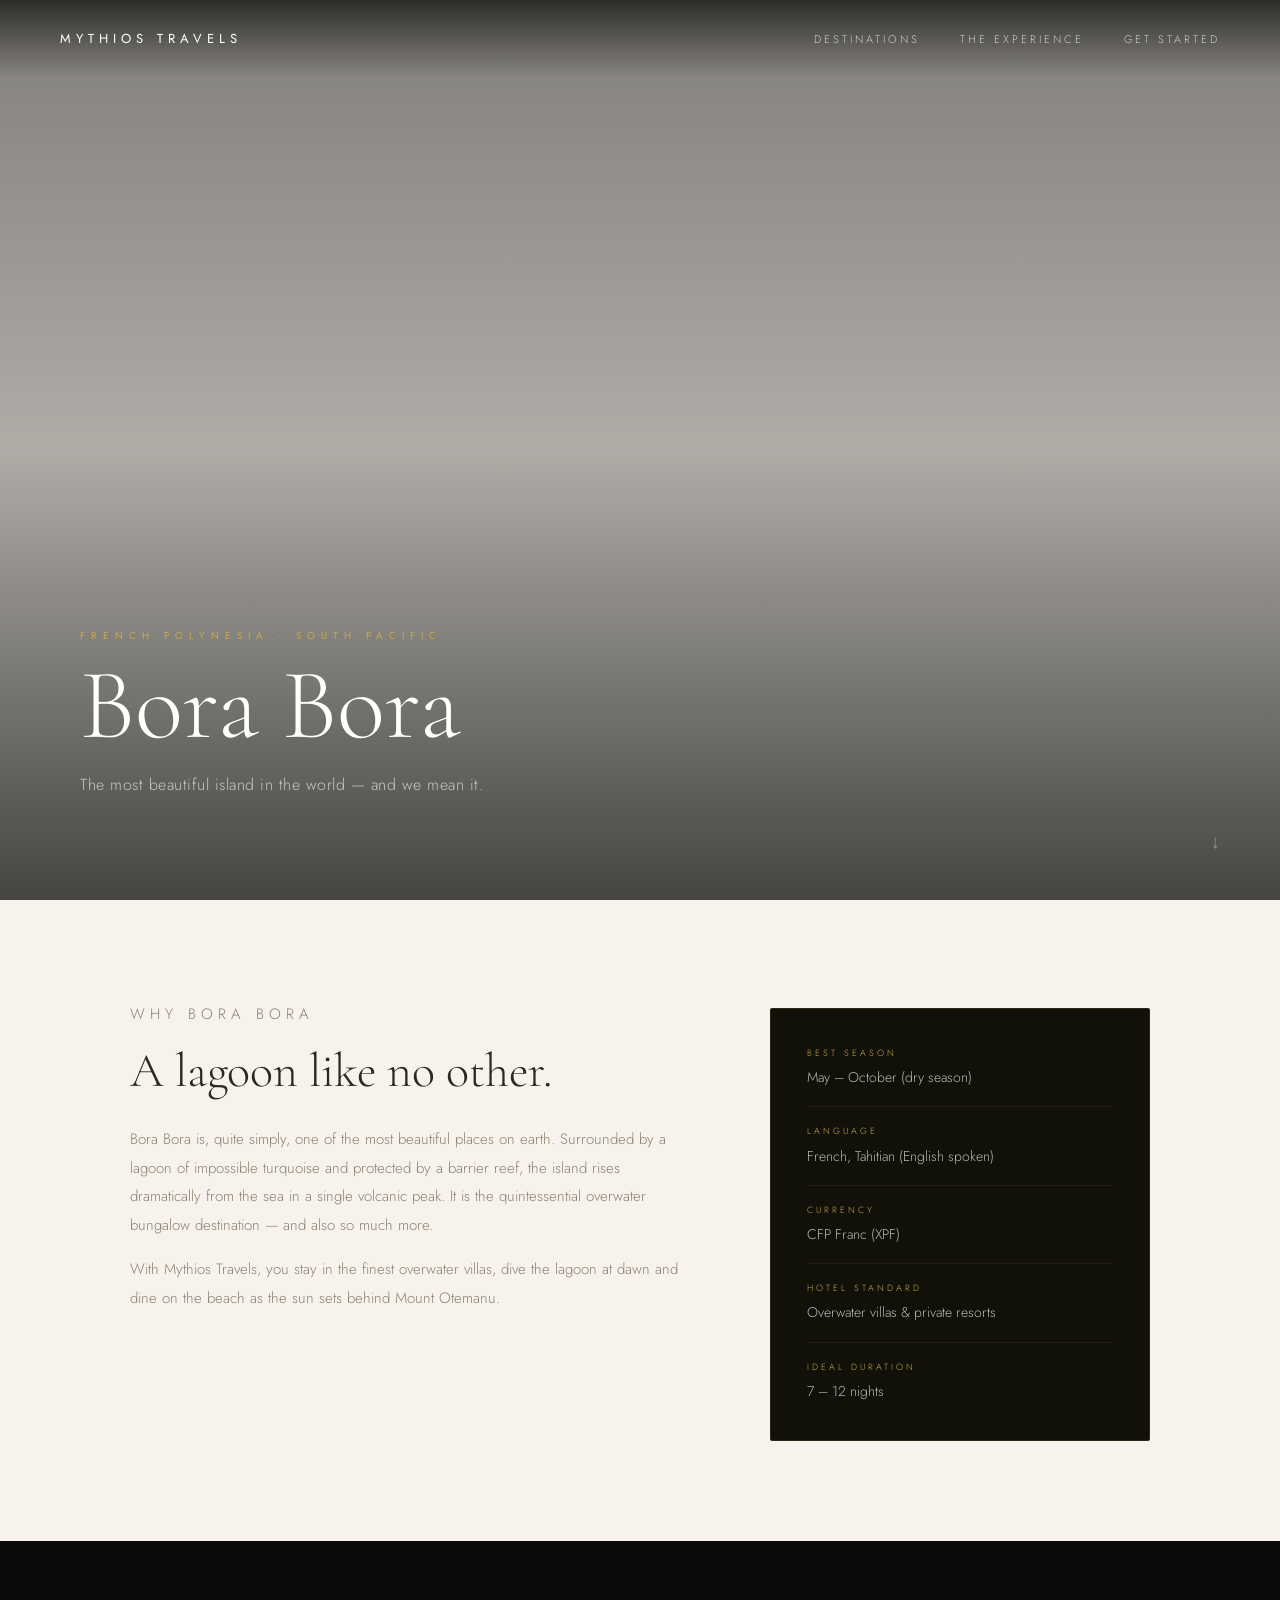
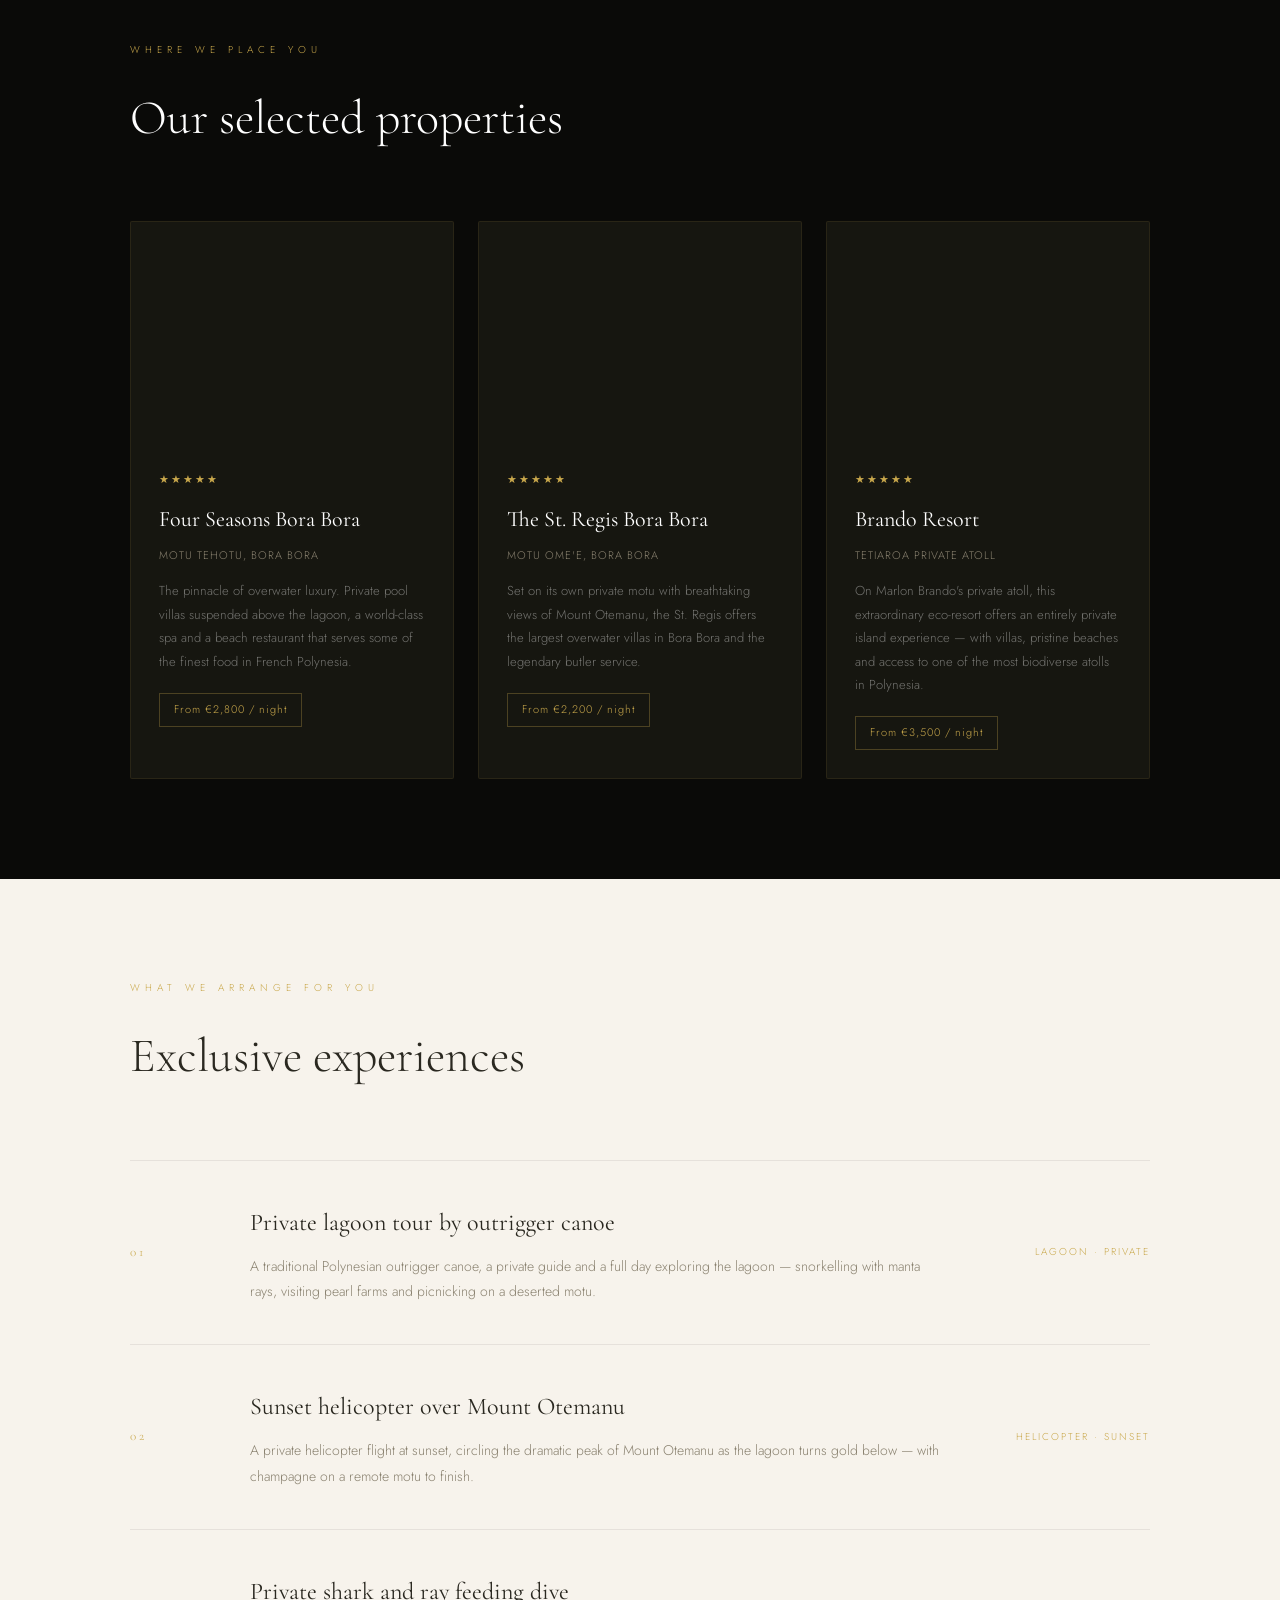
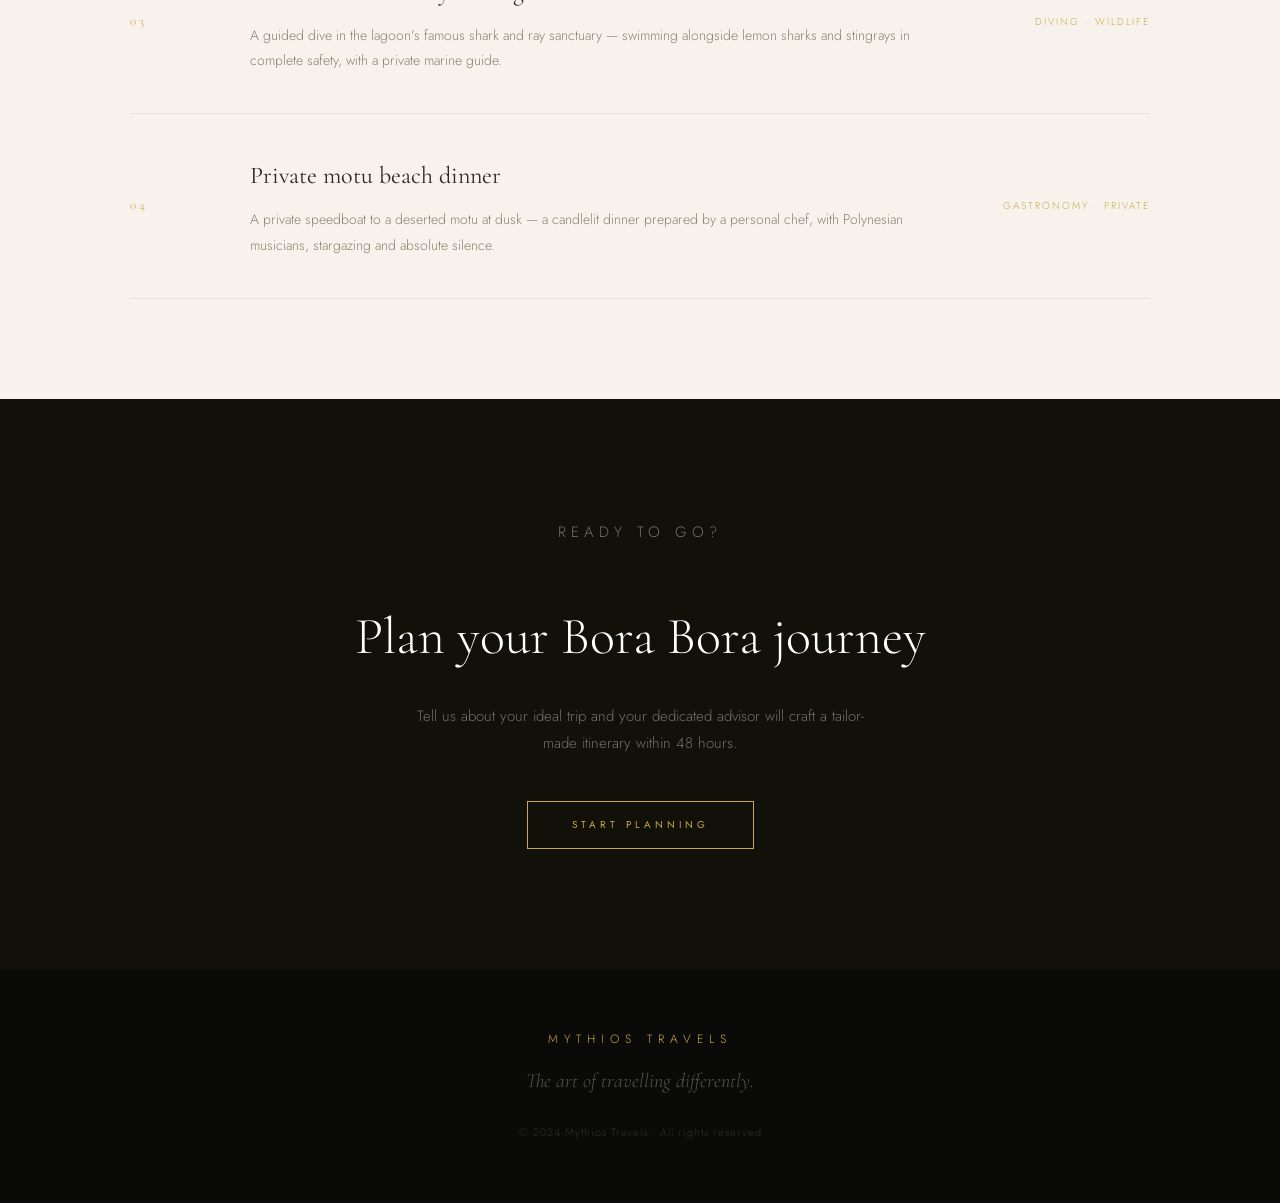
<file: destinations/bora-bora.html>
<!DOCTYPE html>
<html lang="en">
<head>
  <meta charset="UTF-8">
  <meta name="viewport" content="width=device-width, initial-scale=1.0">
  <title>Bora Bora — Mythios Travels</title>
  <link href="https://fonts.googleapis.com/css2?family=Cormorant+Garamond:ital,wght@0,300;0,400;0,600;1,300;1,400&family=Jost:wght@200;300;400;500&display=swap" rel="stylesheet">
  <link rel="stylesheet" href="../style.css">
  <link rel="stylesheet" href="destination.css">
</head>
<body>
  <nav class="nav">
    <a href="../index.html" class="nav-logo">MYTHIOS TRAVELS</a>
    <ul class="nav-links">
      <li><a href="../index.html#destinations">Destinations</a></li>
      <li><a href="../index.html#experience">The Experience</a></li>
      <li><a href="../index.html#sondage">Get Started</a></li>
    </ul>
  </nav>
  <section class="dest-hero" style="background-image: url('https://images.unsplash.com/photo-1589394815804-964ed0be2eb5?w=1800&q=80')">
    <div class="hero-overlay"></div>
    <div class="dest-hero-content">
      <p class="hero-label">French Polynesia · South Pacific</p>
      <h1>Bora Bora</h1>
      <p class="dest-hero-sub">The most beautiful island in the world — and we mean it.</p>
    </div>
    <div class="dest-hero-scroll">↓</div>
  </section>
  <section class="dest-intro">
    <div class="dest-container">
      <div class="dest-intro-grid">
        <div class="dest-intro-left">
          <p class="section-label">Why Bora Bora</p>
          <h2>A lagoon like no other.</h2>
          <p>Bora Bora is, quite simply, one of the most beautiful places on earth. Surrounded by a lagoon of impossible turquoise and protected by a barrier reef, the island rises dramatically from the sea in a single volcanic peak. It is the quintessential overwater bungalow destination — and also so much more.</p>
          <p>With Mythios Travels, you stay in the finest overwater villas, dive the lagoon at dawn and dine on the beach as the sun sets behind Mount Otemanu.</p>
        </div>
        <div class="dest-intro-right">
          <div class="dest-quick-facts">
            <div class="fact-item">
              <span class="fact-label">Best season</span>
              <span class="fact-value">May – October (dry season)</span>
            </div>
            <div class="fact-item">
              <span class="fact-label">Language</span>
              <span class="fact-value">French, Tahitian (English spoken)</span>
            </div>
            <div class="fact-item">
              <span class="fact-label">Currency</span>
              <span class="fact-value">CFP Franc (XPF)</span>
            </div>
            <div class="fact-item">
              <span class="fact-label">Hotel standard</span>
              <span class="fact-value">Overwater villas & private resorts</span>
            </div>
            <div class="fact-item">
              <span class="fact-label">Ideal duration</span>
              <span class="fact-value">7 – 12 nights</span>
            </div>
          </div>
        </div>
      </div>
    </div>
  </section>
  <section class="dest-hotels">
    <div class="dest-container">
      <p class="section-label">Where we place you</p>
      <h2>Our selected properties</h2>
      <div class="hotels-grid">
        <div class="hotel-card">
          <div class="hotel-img" style="background-image: url('https://images.unsplash.com/photo-1540541338287-41700207dee6?w=600&q=80')"></div>
          <div class="hotel-info">
            <span class="hotel-stars">★★★★★</span>
            <h3>Four Seasons Bora Bora</h3>
            <p class="hotel-location">Motu Tehotu, Bora Bora</p>
            <p class="hotel-desc">The pinnacle of overwater luxury. Private pool villas suspended above the lagoon, a world-class spa and a beach restaurant that serves some of the finest food in French Polynesia.</p>
            <span class="hotel-tag">From €2,800 / night</span>
          </div>
        </div>
        <div class="hotel-card">
          <div class="hotel-img" style="background-image: url('https://images.unsplash.com/photo-1571896349842-33c89424de2d?w=600&q=80')"></div>
          <div class="hotel-info">
            <span class="hotel-stars">★★★★★</span>
            <h3>The St. Regis Bora Bora</h3>
            <p class="hotel-location">Motu Ome'e, Bora Bora</p>
            <p class="hotel-desc">Set on its own private motu with breathtaking views of Mount Otemanu, the St. Regis offers the largest overwater villas in Bora Bora and the legendary butler service.</p>
            <span class="hotel-tag">From €2,200 / night</span>
          </div>
        </div>
        <div class="hotel-card">
          <div class="hotel-img" style="background-image: url('https://images.unsplash.com/photo-1582719508461-905c673771fd?w=600&q=80')"></div>
          <div class="hotel-info">
            <span class="hotel-stars">★★★★★</span>
            <h3>Brando Resort</h3>
            <p class="hotel-location">Tetiaroa Private Atoll</p>
            <p class="hotel-desc">On Marlon Brando's private atoll, this extraordinary eco-resort offers an entirely private island experience — with villas, pristine beaches and access to one of the most biodiverse atolls in Polynesia.</p>
            <span class="hotel-tag">From €3,500 / night</span>
          </div>
        </div>
      </div>
    </div>
  </section>
  <section class="dest-experiences">
    <div class="dest-container">
      <p class="section-label">What we arrange for you</p>
      <h2>Exclusive experiences</h2>
      <div class="experiences-list">
        <div class="exp-row">
          <div class="exp-number">01</div>
          <div class="exp-text">
            <h3>Private lagoon tour by outrigger canoe</h3>
            <p>A traditional Polynesian outrigger canoe, a private guide and a full day exploring the lagoon — snorkelling with manta rays, visiting pearl farms and picnicking on a deserted motu.</p>
          </div>
          <div class="exp-tag">Lagoon · Private</div>
        </div>
        <div class="exp-row">
          <div class="exp-number">02</div>
          <div class="exp-text">
            <h3>Sunset helicopter over Mount Otemanu</h3>
            <p>A private helicopter flight at sunset, circling the dramatic peak of Mount Otemanu as the lagoon turns gold below — with champagne on a remote motu to finish.</p>
          </div>
          <div class="exp-tag">Helicopter · Sunset</div>
        </div>
        <div class="exp-row">
          <div class="exp-number">03</div>
          <div class="exp-text">
            <h3>Private shark and ray feeding dive</h3>
            <p>A guided dive in the lagoon's famous shark and ray sanctuary — swimming alongside lemon sharks and stingrays in complete safety, with a private marine guide.</p>
          </div>
          <div class="exp-tag">Diving · Wildlife</div>
        </div>
        <div class="exp-row">
          <div class="exp-number">04</div>
          <div class="exp-text">
            <h3>Private motu beach dinner</h3>
            <p>A private speedboat to a deserted motu at dusk — a candlelit dinner prepared by a personal chef, with Polynesian musicians, stargazing and absolute silence.</p>
          </div>
          <div class="exp-tag">Gastronomy · Private</div>
        </div>
      </div>
    </div>
  </section>
  <section class="dest-cta">
    <div class="dest-container text-center">
      <p class="section-label">Ready to go?</p>
      <h2>Plan your Bora Bora journey</h2>
      <p>Tell us about your ideal trip and your dedicated advisor will craft a tailor-made itinerary within 48 hours.</p>
      <a href="../index.html#sondage" class="btn-gold">Start planning</a>
    </div>
  </section>
  <footer class="footer">
    <div class="footer-logo">MYTHIOS TRAVELS</div>
    <p class="footer-tagline">The art of travelling differently.</p>
    <p class="footer-copy">© 2024 Mythios Travels · All rights reserved</p>
  </footer>
</body>
</html>
</file>
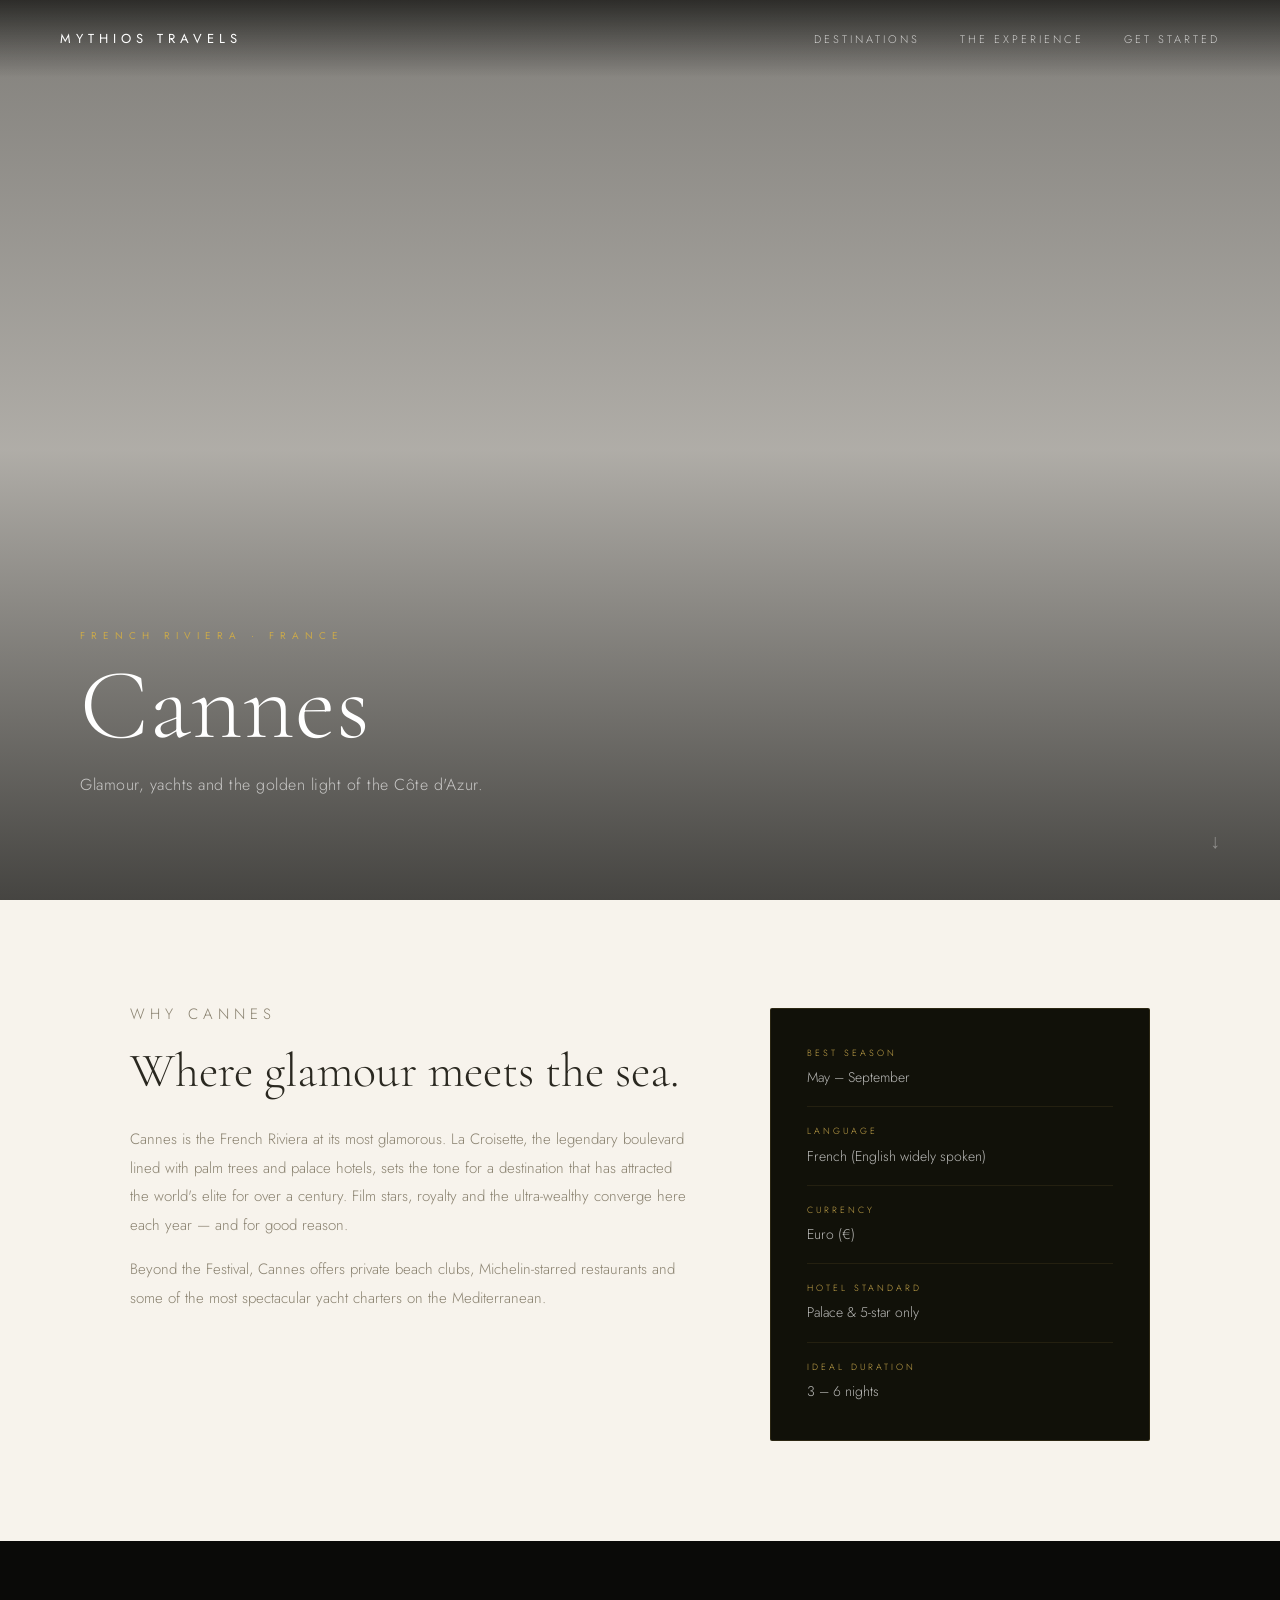
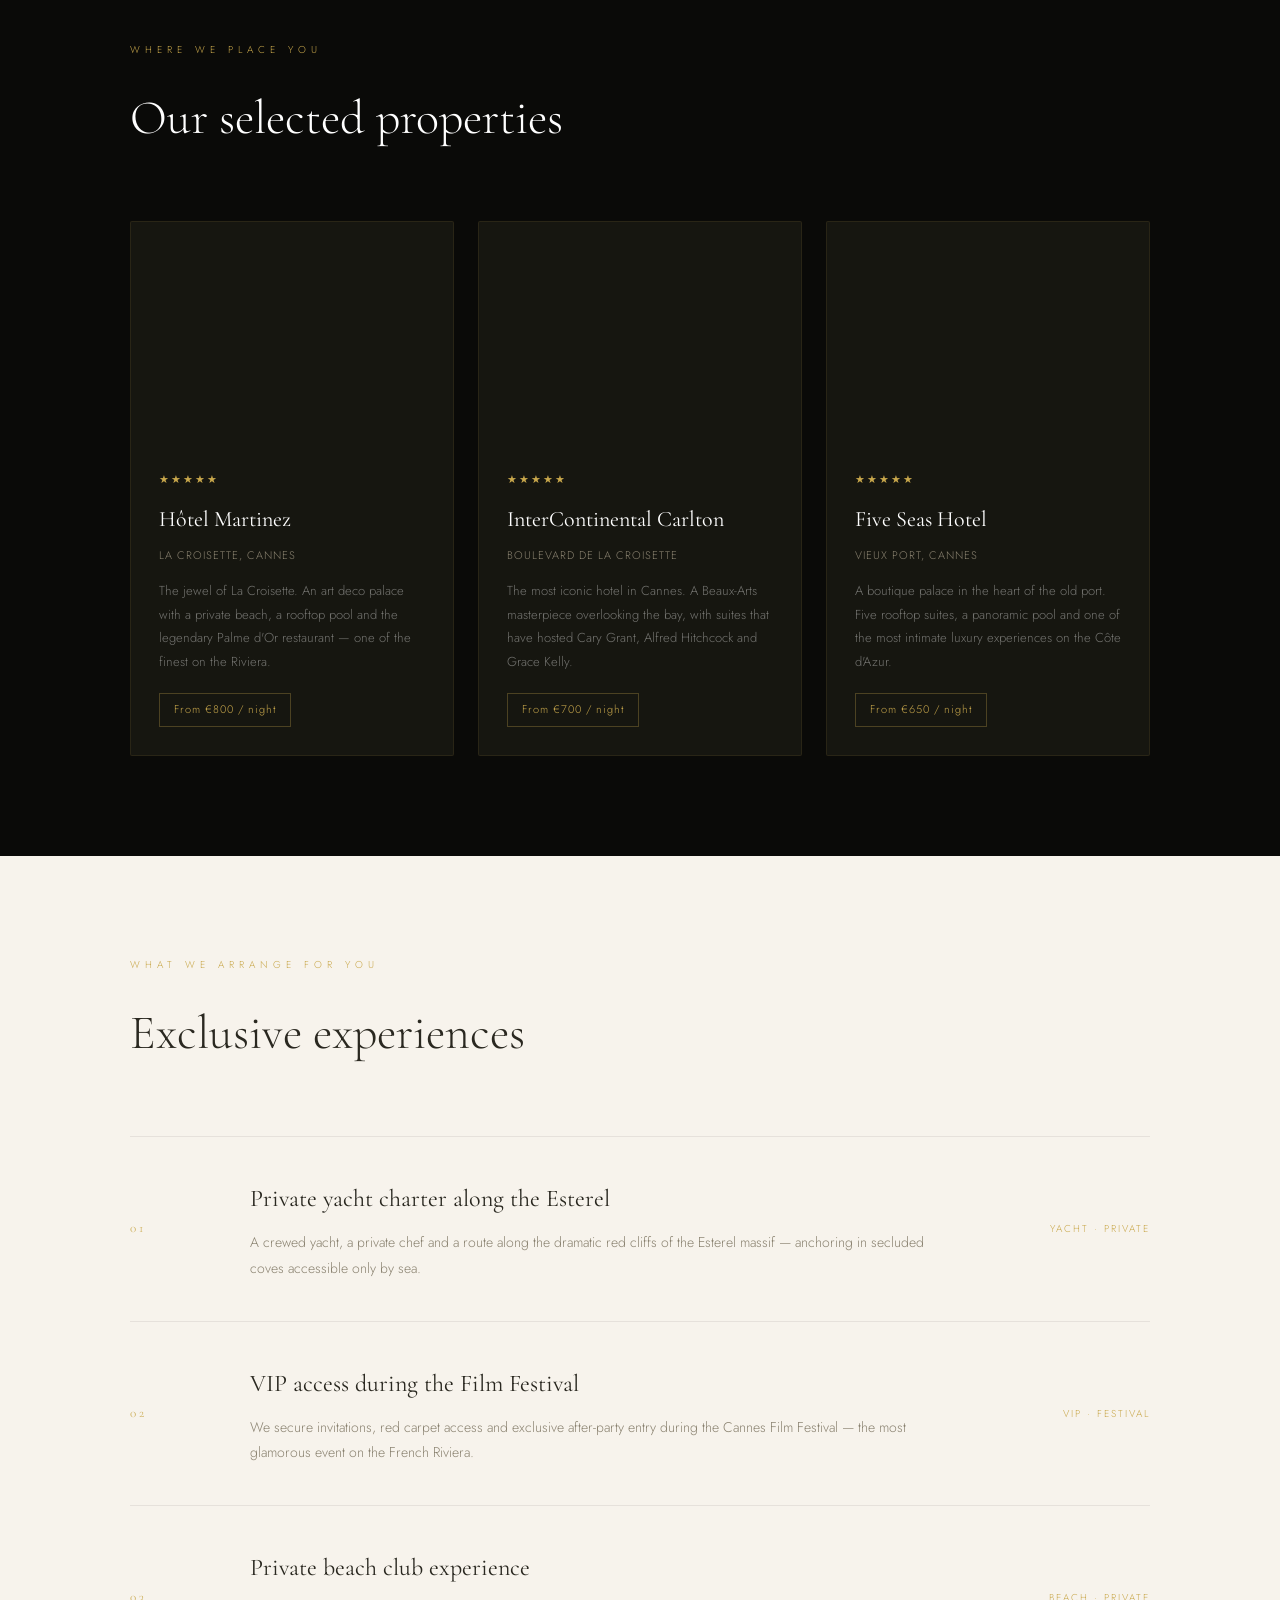
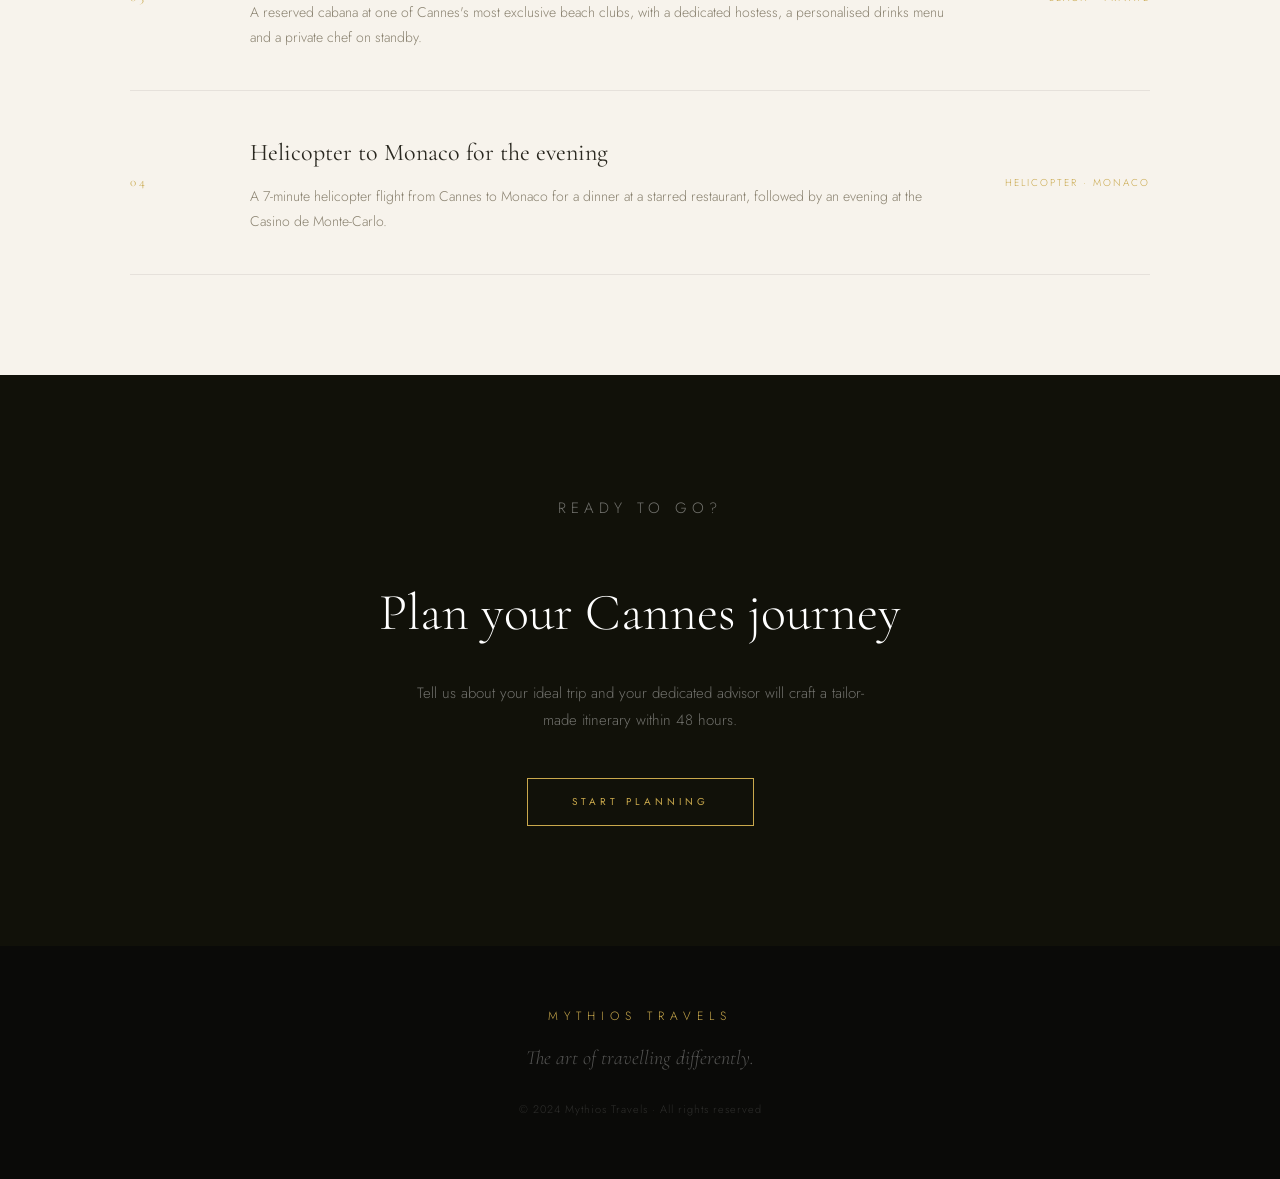
<file: destinations/cannes.html>
<!DOCTYPE html>
<html lang="en">
<head>
  <meta charset="UTF-8">
  <meta name="viewport" content="width=device-width, initial-scale=1.0">
  <title>Cannes — Mythios Travels</title>
  <link href="https://fonts.googleapis.com/css2?family=Cormorant+Garamond:ital,wght@0,300;0,400;0,600;1,300;1,400&family=Jost:wght@200;300;400;500&display=swap" rel="stylesheet">
  <link rel="stylesheet" href="../style.css">
  <link rel="stylesheet" href="destination.css">
</head>
<body>
  <nav class="nav">
    <a href="../index.html" class="nav-logo">MYTHIOS TRAVELS</a>
    <ul class="nav-links">
      <li><a href="../index.html#destinations">Destinations</a></li>
      <li><a href="../index.html#experience">The Experience</a></li>
      <li><a href="../index.html#sondage">Get Started</a></li>
    </ul>
  </nav>
  <section class="dest-hero" style="background-image: url('https://images.unsplash.com/photo-1573843981267-be1999ff37cd?w=1800&q=80')">
    <div class="hero-overlay"></div>
    <div class="dest-hero-content">
      <p class="hero-label">French Riviera · France</p>
      <h1>Cannes</h1>
      <p class="dest-hero-sub">Glamour, yachts and the golden light of the Côte d'Azur.</p>
    </div>
    <div class="dest-hero-scroll">↓</div>
  </section>
  <section class="dest-intro">
    <div class="dest-container">
      <div class="dest-intro-grid">
        <div class="dest-intro-left">
          <p class="section-label">Why Cannes</p>
          <h2>Where glamour meets the sea.</h2>
          <p>Cannes is the French Riviera at its most glamorous. La Croisette, the legendary boulevard lined with palm trees and palace hotels, sets the tone for a destination that has attracted the world's elite for over a century. Film stars, royalty and the ultra-wealthy converge here each year — and for good reason.</p>
          <p>Beyond the Festival, Cannes offers private beach clubs, Michelin-starred restaurants and some of the most spectacular yacht charters on the Mediterranean.</p>
        </div>
        <div class="dest-intro-right">
          <div class="dest-quick-facts">
            <div class="fact-item">
              <span class="fact-label">Best season</span>
              <span class="fact-value">May – September</span>
            </div>
            <div class="fact-item">
              <span class="fact-label">Language</span>
              <span class="fact-value">French (English widely spoken)</span>
            </div>
            <div class="fact-item">
              <span class="fact-label">Currency</span>
              <span class="fact-value">Euro (€)</span>
            </div>
            <div class="fact-item">
              <span class="fact-label">Hotel standard</span>
              <span class="fact-value">Palace & 5-star only</span>
            </div>
            <div class="fact-item">
              <span class="fact-label">Ideal duration</span>
              <span class="fact-value">3 – 6 nights</span>
            </div>
          </div>
        </div>
      </div>
    </div>
  </section>
  <section class="dest-hotels">
    <div class="dest-container">
      <p class="section-label">Where we place you</p>
      <h2>Our selected properties</h2>
      <div class="hotels-grid">
        <div class="hotel-card">
          <div class="hotel-img" style="background-image: url('https://images.unsplash.com/photo-1520250497591-112f2f40a3f4?w=600&q=80')"></div>
          <div class="hotel-info">
            <span class="hotel-stars">★★★★★</span>
            <h3>Hôtel Martinez</h3>
            <p class="hotel-location">La Croisette, Cannes</p>
            <p class="hotel-desc">The jewel of La Croisette. An art deco palace with a private beach, a rooftop pool and the legendary Palme d'Or restaurant — one of the finest on the Riviera.</p>
            <span class="hotel-tag">From €800 / night</span>
          </div>
        </div>
        <div class="hotel-card">
          <div class="hotel-img" style="background-image: url('https://images.unsplash.com/photo-1566073771259-6a8506099945?w=600&q=80')"></div>
          <div class="hotel-info">
            <span class="hotel-stars">★★★★★</span>
            <h3>InterContinental Carlton</h3>
            <p class="hotel-location">Boulevard de la Croisette</p>
            <p class="hotel-desc">The most iconic hotel in Cannes. A Beaux-Arts masterpiece overlooking the bay, with suites that have hosted Cary Grant, Alfred Hitchcock and Grace Kelly.</p>
            <span class="hotel-tag">From €700 / night</span>
          </div>
        </div>
        <div class="hotel-card">
          <div class="hotel-img" style="background-image: url('https://images.unsplash.com/photo-1571003123894-1f0594d2b5d9?w=600&q=80')"></div>
          <div class="hotel-info">
            <span class="hotel-stars">★★★★★</span>
            <h3>Five Seas Hotel</h3>
            <p class="hotel-location">Vieux Port, Cannes</p>
            <p class="hotel-desc">A boutique palace in the heart of the old port. Five rooftop suites, a panoramic pool and one of the most intimate luxury experiences on the Côte d'Azur.</p>
            <span class="hotel-tag">From €650 / night</span>
          </div>
        </div>
      </div>
    </div>
  </section>
  <section class="dest-experiences">
    <div class="dest-container">
      <p class="section-label">What we arrange for you</p>
      <h2>Exclusive experiences</h2>
      <div class="experiences-list">
        <div class="exp-row">
          <div class="exp-number">01</div>
          <div class="exp-text">
            <h3>Private yacht charter along the Esterel</h3>
            <p>A crewed yacht, a private chef and a route along the dramatic red cliffs of the Esterel massif — anchoring in secluded coves accessible only by sea.</p>
          </div>
          <div class="exp-tag">Yacht · Private</div>
        </div>
        <div class="exp-row">
          <div class="exp-number">02</div>
          <div class="exp-text">
            <h3>VIP access during the Film Festival</h3>
            <p>We secure invitations, red carpet access and exclusive after-party entry during the Cannes Film Festival — the most glamorous event on the French Riviera.</p>
          </div>
          <div class="exp-tag">VIP · Festival</div>
        </div>
        <div class="exp-row">
          <div class="exp-number">03</div>
          <div class="exp-text">
            <h3>Private beach club experience</h3>
            <p>A reserved cabana at one of Cannes's most exclusive beach clubs, with a dedicated hostess, a personalised drinks menu and a private chef on standby.</p>
          </div>
          <div class="exp-tag">Beach · Private</div>
        </div>
        <div class="exp-row">
          <div class="exp-number">04</div>
          <div class="exp-text">
            <h3>Helicopter to Monaco for the evening</h3>
            <p>A 7-minute helicopter flight from Cannes to Monaco for a dinner at a starred restaurant, followed by an evening at the Casino de Monte-Carlo.</p>
          </div>
          <div class="exp-tag">Helicopter · Monaco</div>
        </div>
      </div>
    </div>
  </section>
  <section class="dest-cta">
    <div class="dest-container text-center">
      <p class="section-label">Ready to go?</p>
      <h2>Plan your Cannes journey</h2>
      <p>Tell us about your ideal trip and your dedicated advisor will craft a tailor-made itinerary within 48 hours.</p>
      <a href="../index.html#sondage" class="btn-gold">Start planning</a>
    </div>
  </section>
  <footer class="footer">
    <div class="footer-logo">MYTHIOS TRAVELS</div>
    <p class="footer-tagline">The art of travelling differently.</p>
    <p class="footer-copy">© 2024 Mythios Travels · All rights reserved</p>
  </footer>
</body>
</html>
</file>
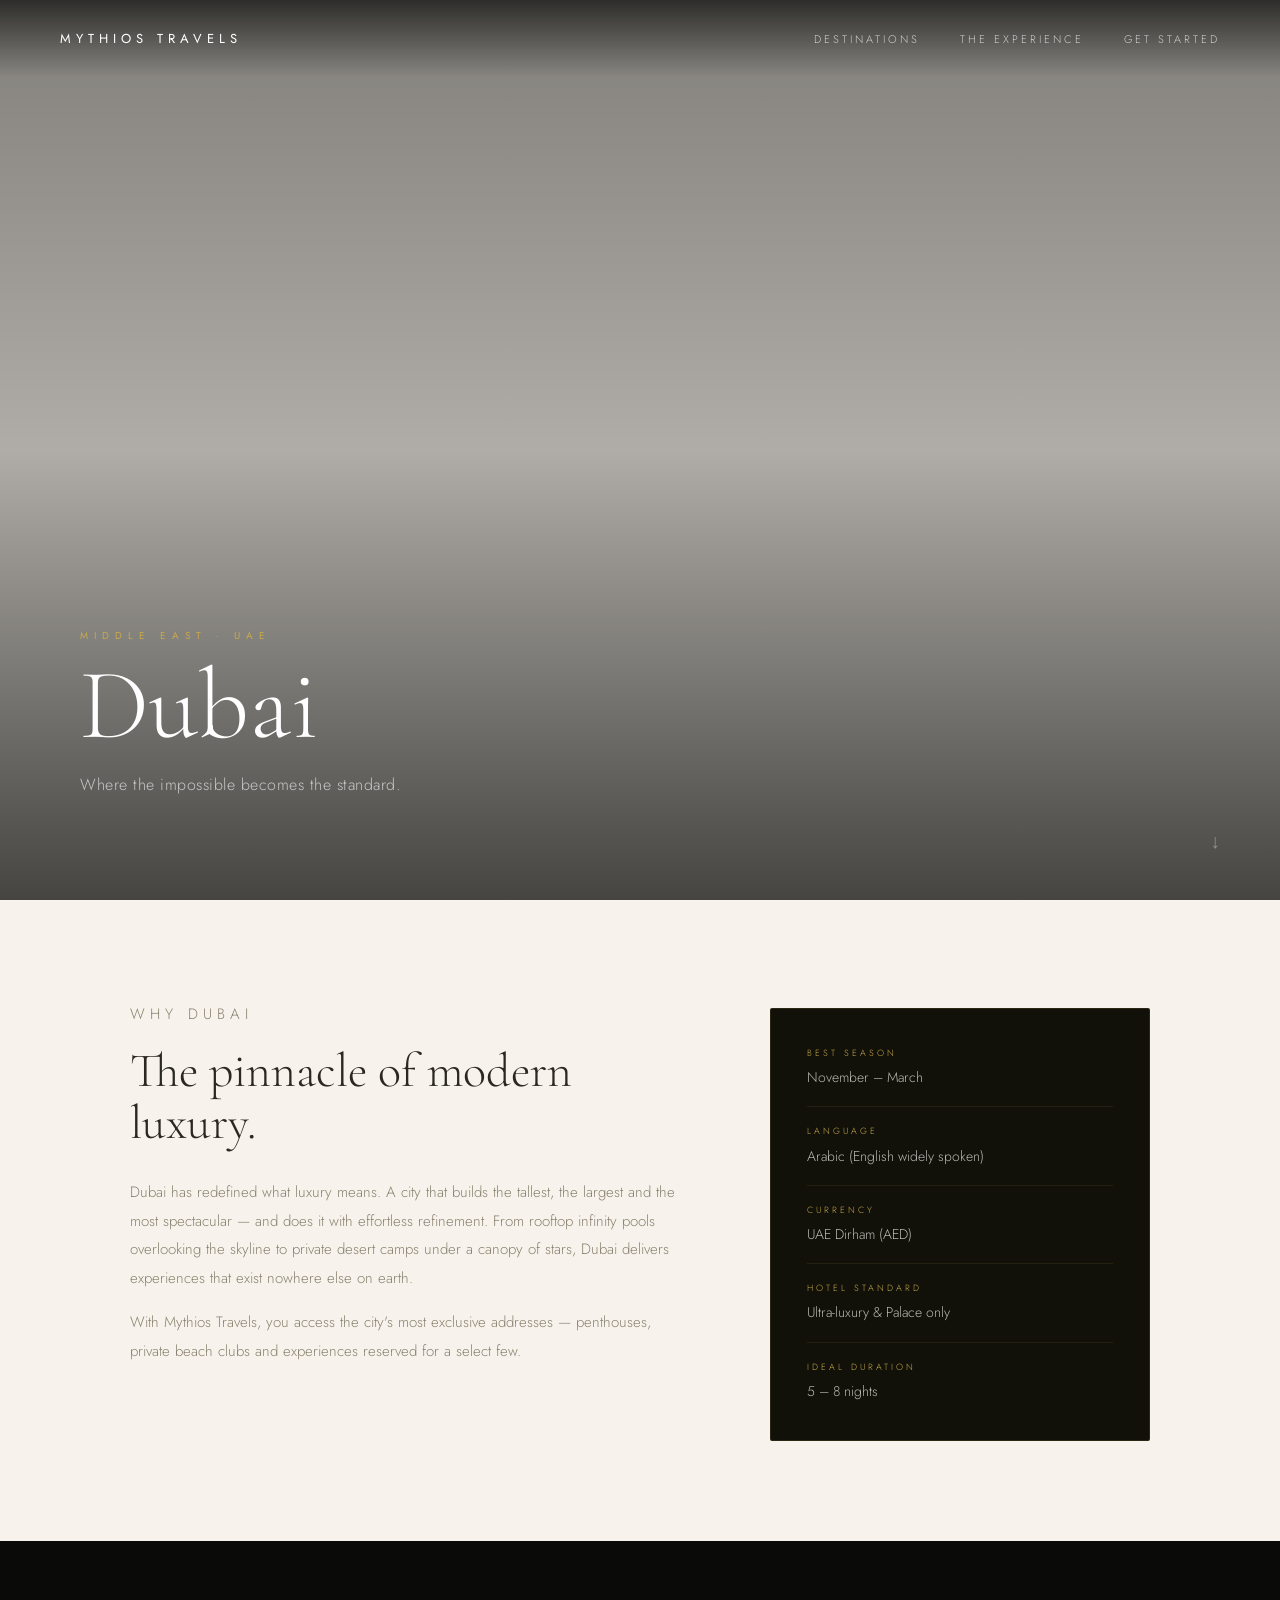
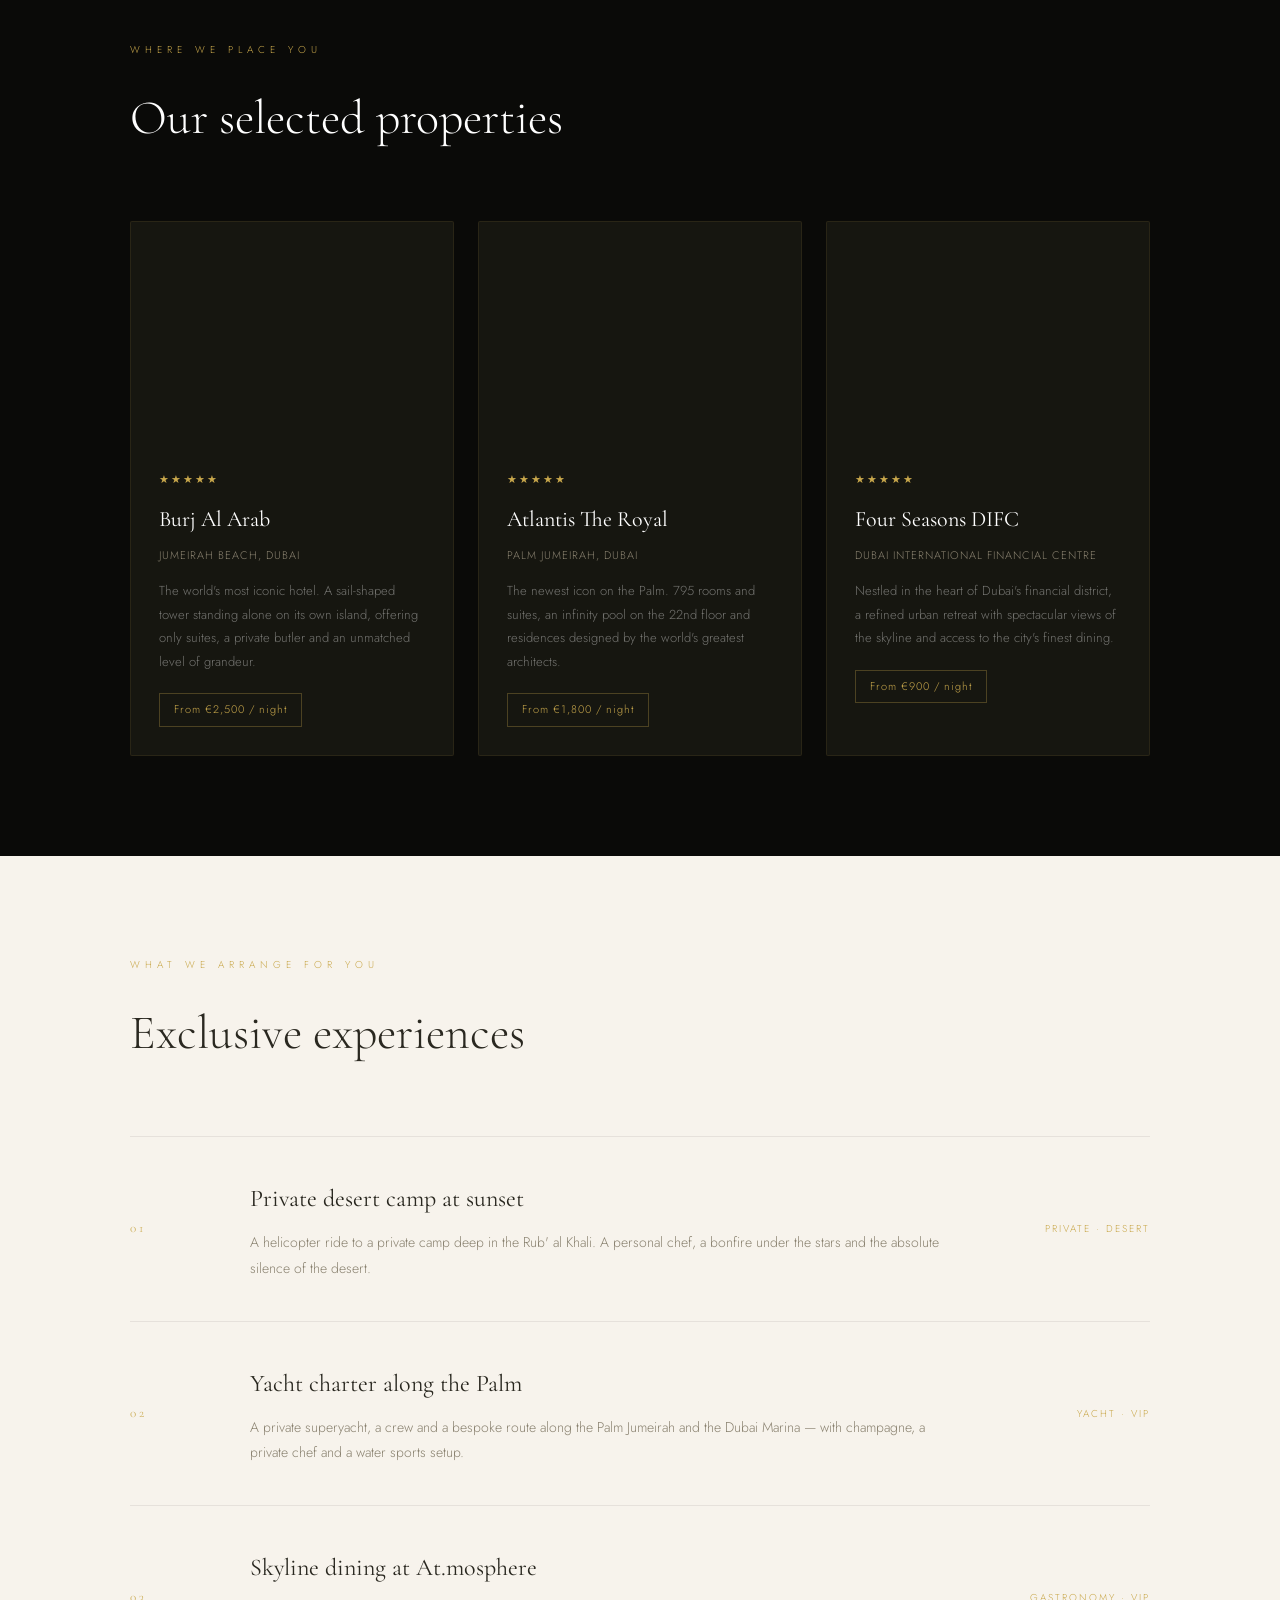
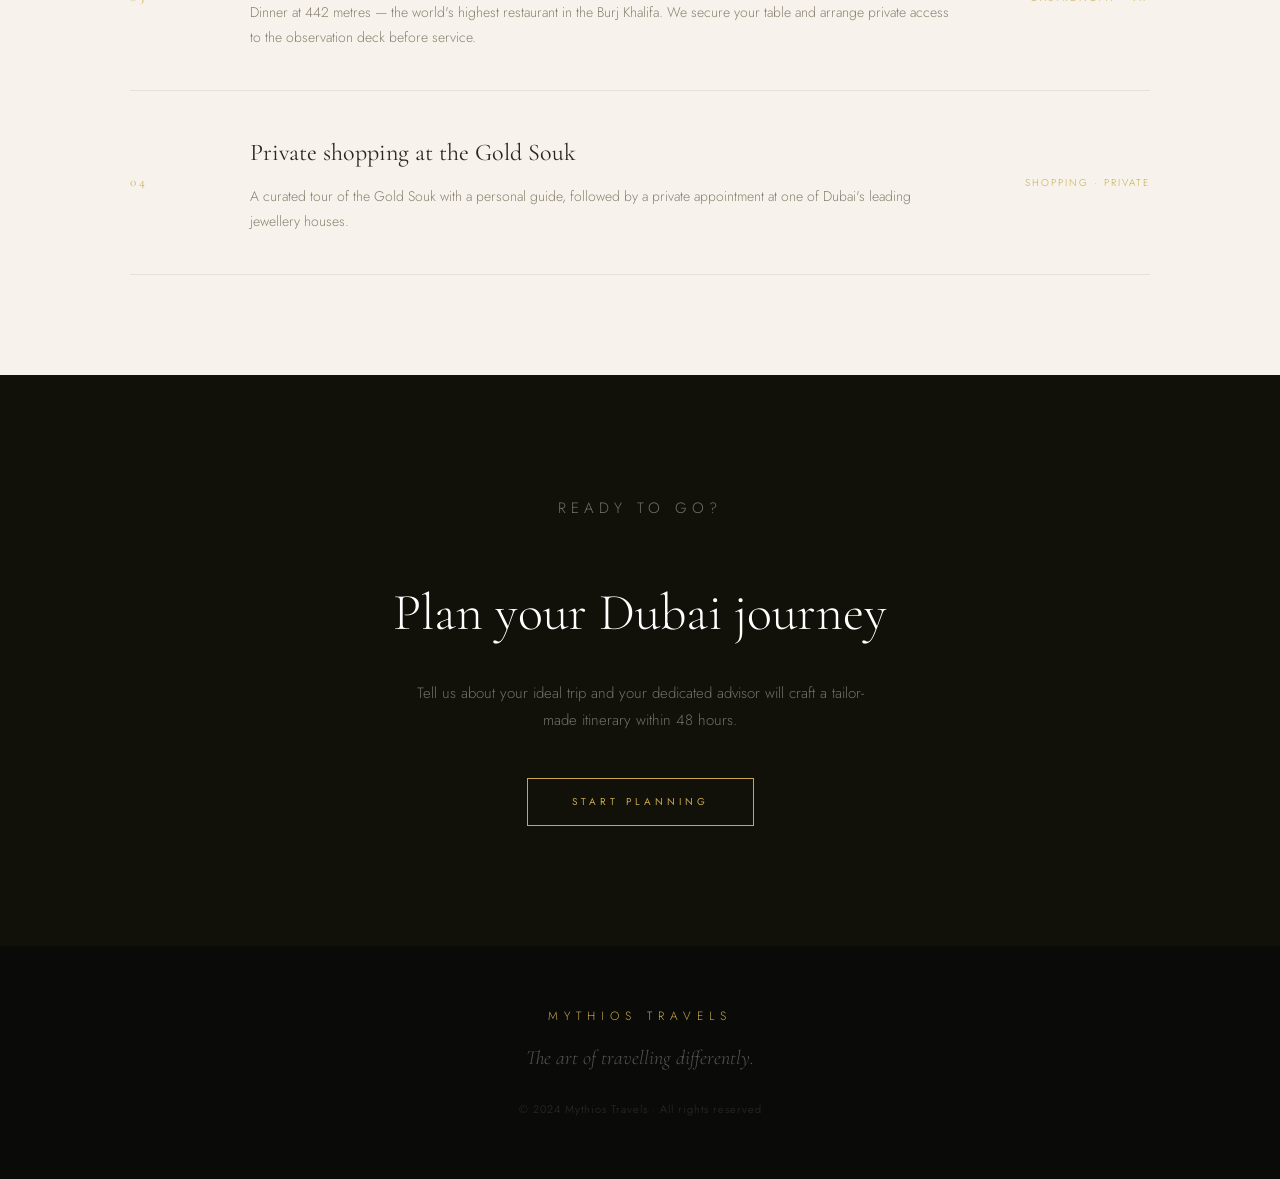
<file: destinations/dubai.html>
<!DOCTYPE html>
<html lang="en">
<head>
  <meta charset="UTF-8">
  <meta name="viewport" content="width=device-width, initial-scale=1.0">
  <title>Dubai — Mythios Travels</title>
  <link href="https://fonts.googleapis.com/css2?family=Cormorant+Garamond:ital,wght@0,300;0,400;0,600;1,300;1,400&family=Jost:wght@200;300;400;500&display=swap" rel="stylesheet">
  <link rel="stylesheet" href="../style.css">
  <link rel="stylesheet" href="destination.css">
</head>
<body>
  <nav class="nav">
    <a href="../index.html" class="nav-logo">MYTHIOS TRAVELS</a>
    <ul class="nav-links">
      <li><a href="../index.html#destinations">Destinations</a></li>
      <li><a href="../index.html#experience">The Experience</a></li>
      <li><a href="../index.html#sondage">Get Started</a></li>
    </ul>
  </nav>
  <section class="dest-hero" style="background-image: url('https://images.unsplash.com/photo-1539037116277-4db20889f2d4?w=1800&q=80')">
    <div class="hero-overlay"></div>
    <div class="dest-hero-content">
      <p class="hero-label">Middle East · UAE</p>
      <h1>Dubai</h1>
      <p class="dest-hero-sub">Where the impossible becomes the standard.</p>
    </div>
    <div class="dest-hero-scroll">↓</div>
  </section>
  <section class="dest-intro">
    <div class="dest-container">
      <div class="dest-intro-grid">
        <div class="dest-intro-left">
          <p class="section-label">Why Dubai</p>
          <h2>The pinnacle of modern luxury.</h2>
          <p>Dubai has redefined what luxury means. A city that builds the tallest, the largest and the most spectacular — and does it with effortless refinement. From rooftop infinity pools overlooking the skyline to private desert camps under a canopy of stars, Dubai delivers experiences that exist nowhere else on earth.</p>
          <p>With Mythios Travels, you access the city's most exclusive addresses — penthouses, private beach clubs and experiences reserved for a select few.</p>
        </div>
        <div class="dest-intro-right">
          <div class="dest-quick-facts">
            <div class="fact-item">
              <span class="fact-label">Best season</span>
              <span class="fact-value">November – March</span>
            </div>
            <div class="fact-item">
              <span class="fact-label">Language</span>
              <span class="fact-value">Arabic (English widely spoken)</span>
            </div>
            <div class="fact-item">
              <span class="fact-label">Currency</span>
              <span class="fact-value">UAE Dirham (AED)</span>
            </div>
            <div class="fact-item">
              <span class="fact-label">Hotel standard</span>
              <span class="fact-value">Ultra-luxury & Palace only</span>
            </div>
            <div class="fact-item">
              <span class="fact-label">Ideal duration</span>
              <span class="fact-value">5 – 8 nights</span>
            </div>
          </div>
        </div>
      </div>
    </div>
  </section>
  <section class="dest-hotels">
    <div class="dest-container">
      <p class="section-label">Where we place you</p>
      <h2>Our selected properties</h2>
      <div class="hotels-grid">
        <div class="hotel-card">
          <div class="hotel-img" style="background-image: url('https://images.unsplash.com/photo-1582719478250-c89cae4dc85b?w=600&q=80')"></div>
          <div class="hotel-info">
            <span class="hotel-stars">★★★★★</span>
            <h3>Burj Al Arab</h3>
            <p class="hotel-location">Jumeirah Beach, Dubai</p>
            <p class="hotel-desc">The world's most iconic hotel. A sail-shaped tower standing alone on its own island, offering only suites, a private butler and an unmatched level of grandeur.</p>
            <span class="hotel-tag">From €2,500 / night</span>
          </div>
        </div>
        <div class="hotel-card">
          <div class="hotel-img" style="background-image: url('https://images.unsplash.com/photo-1584132967334-10e028bd69f7?w=600&q=80')"></div>
          <div class="hotel-info">
            <span class="hotel-stars">★★★★★</span>
            <h3>Atlantis The Royal</h3>
            <p class="hotel-location">Palm Jumeirah, Dubai</p>
            <p class="hotel-desc">The newest icon on the Palm. 795 rooms and suites, an infinity pool on the 22nd floor and residences designed by the world's greatest architects.</p>
            <span class="hotel-tag">From €1,800 / night</span>
          </div>
        </div>
        <div class="hotel-card">
          <div class="hotel-img" style="background-image: url('https://images.unsplash.com/photo-1542314831-068cd1dbfeeb?w=600&q=80')"></div>
          <div class="hotel-info">
            <span class="hotel-stars">★★★★★</span>
            <h3>Four Seasons DIFC</h3>
            <p class="hotel-location">Dubai International Financial Centre</p>
            <p class="hotel-desc">Nestled in the heart of Dubai's financial district, a refined urban retreat with spectacular views of the skyline and access to the city's finest dining.</p>
            <span class="hotel-tag">From €900 / night</span>
          </div>
        </div>
      </div>
    </div>
  </section>
  <section class="dest-experiences">
    <div class="dest-container">
      <p class="section-label">What we arrange for you</p>
      <h2>Exclusive experiences</h2>
      <div class="experiences-list">
        <div class="exp-row">
          <div class="exp-number">01</div>
          <div class="exp-text">
            <h3>Private desert camp at sunset</h3>
            <p>A helicopter ride to a private camp deep in the Rub' al Khali. A personal chef, a bonfire under the stars and the absolute silence of the desert.</p>
          </div>
          <div class="exp-tag">Private · Desert</div>
        </div>
        <div class="exp-row">
          <div class="exp-number">02</div>
          <div class="exp-text">
            <h3>Yacht charter along the Palm</h3>
            <p>A private superyacht, a crew and a bespoke route along the Palm Jumeirah and the Dubai Marina — with champagne, a private chef and a water sports setup.</p>
          </div>
          <div class="exp-tag">Yacht · VIP</div>
        </div>
        <div class="exp-row">
          <div class="exp-number">03</div>
          <div class="exp-text">
            <h3>Skyline dining at At.mosphere</h3>
            <p>Dinner at 442 metres — the world's highest restaurant in the Burj Khalifa. We secure your table and arrange private access to the observation deck before service.</p>
          </div>
          <div class="exp-tag">Gastronomy · VIP</div>
        </div>
        <div class="exp-row">
          <div class="exp-number">04</div>
          <div class="exp-text">
            <h3>Private shopping at the Gold Souk</h3>
            <p>A curated tour of the Gold Souk with a personal guide, followed by a private appointment at one of Dubai's leading jewellery houses.</p>
          </div>
          <div class="exp-tag">Shopping · Private</div>
        </div>
      </div>
    </div>
  </section>
  <section class="dest-cta">
    <div class="dest-container text-center">
      <p class="section-label">Ready to go?</p>
      <h2>Plan your Dubai journey</h2>
      <p>Tell us about your ideal trip and your dedicated advisor will craft a tailor-made itinerary within 48 hours.</p>
      <a href="../index.html#sondage" class="btn-gold">Start planning</a>
    </div>
  </section>
  <footer class="footer">
    <div class="footer-logo">MYTHIOS TRAVELS</div>
    <p class="footer-tagline">The art of travelling differently.</p>
    <p class="footer-copy">© 2024 Mythios Travels · All rights reserved</p>
  </footer>
</body>
</html>
</file>
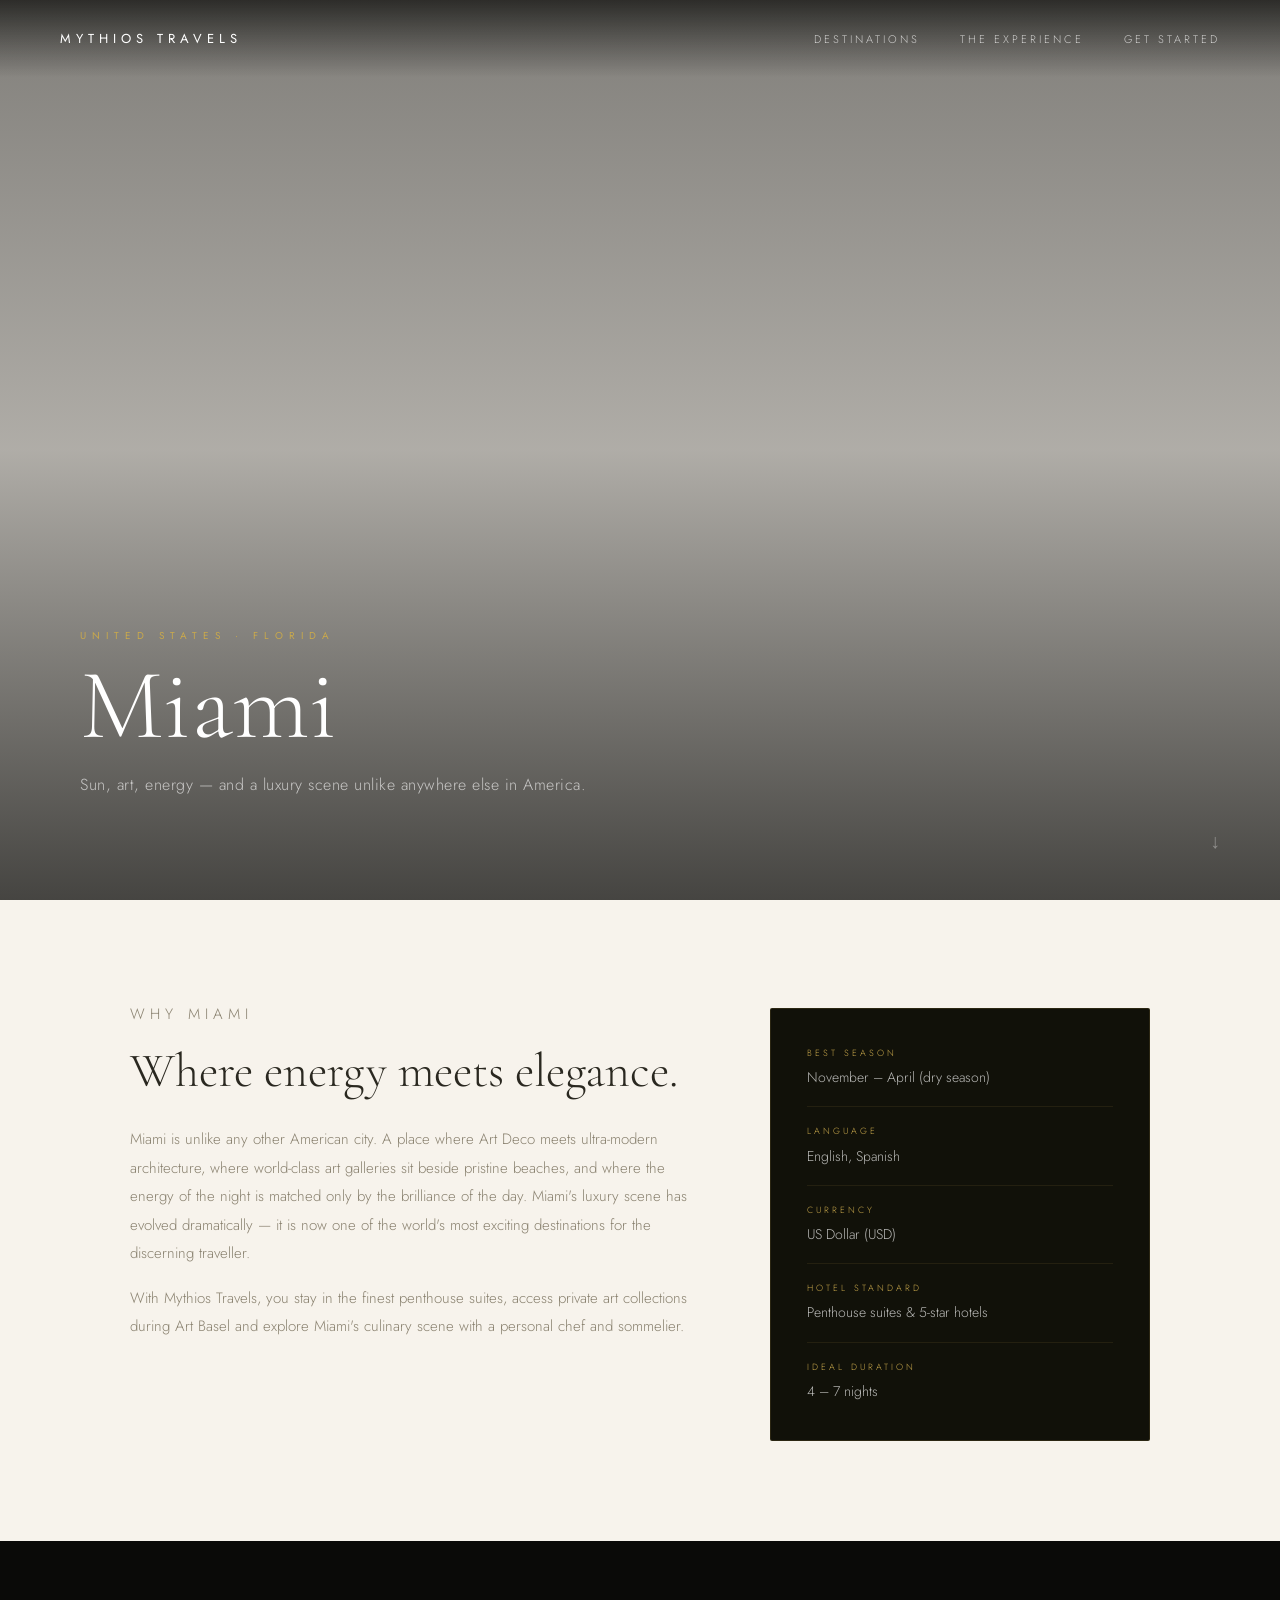
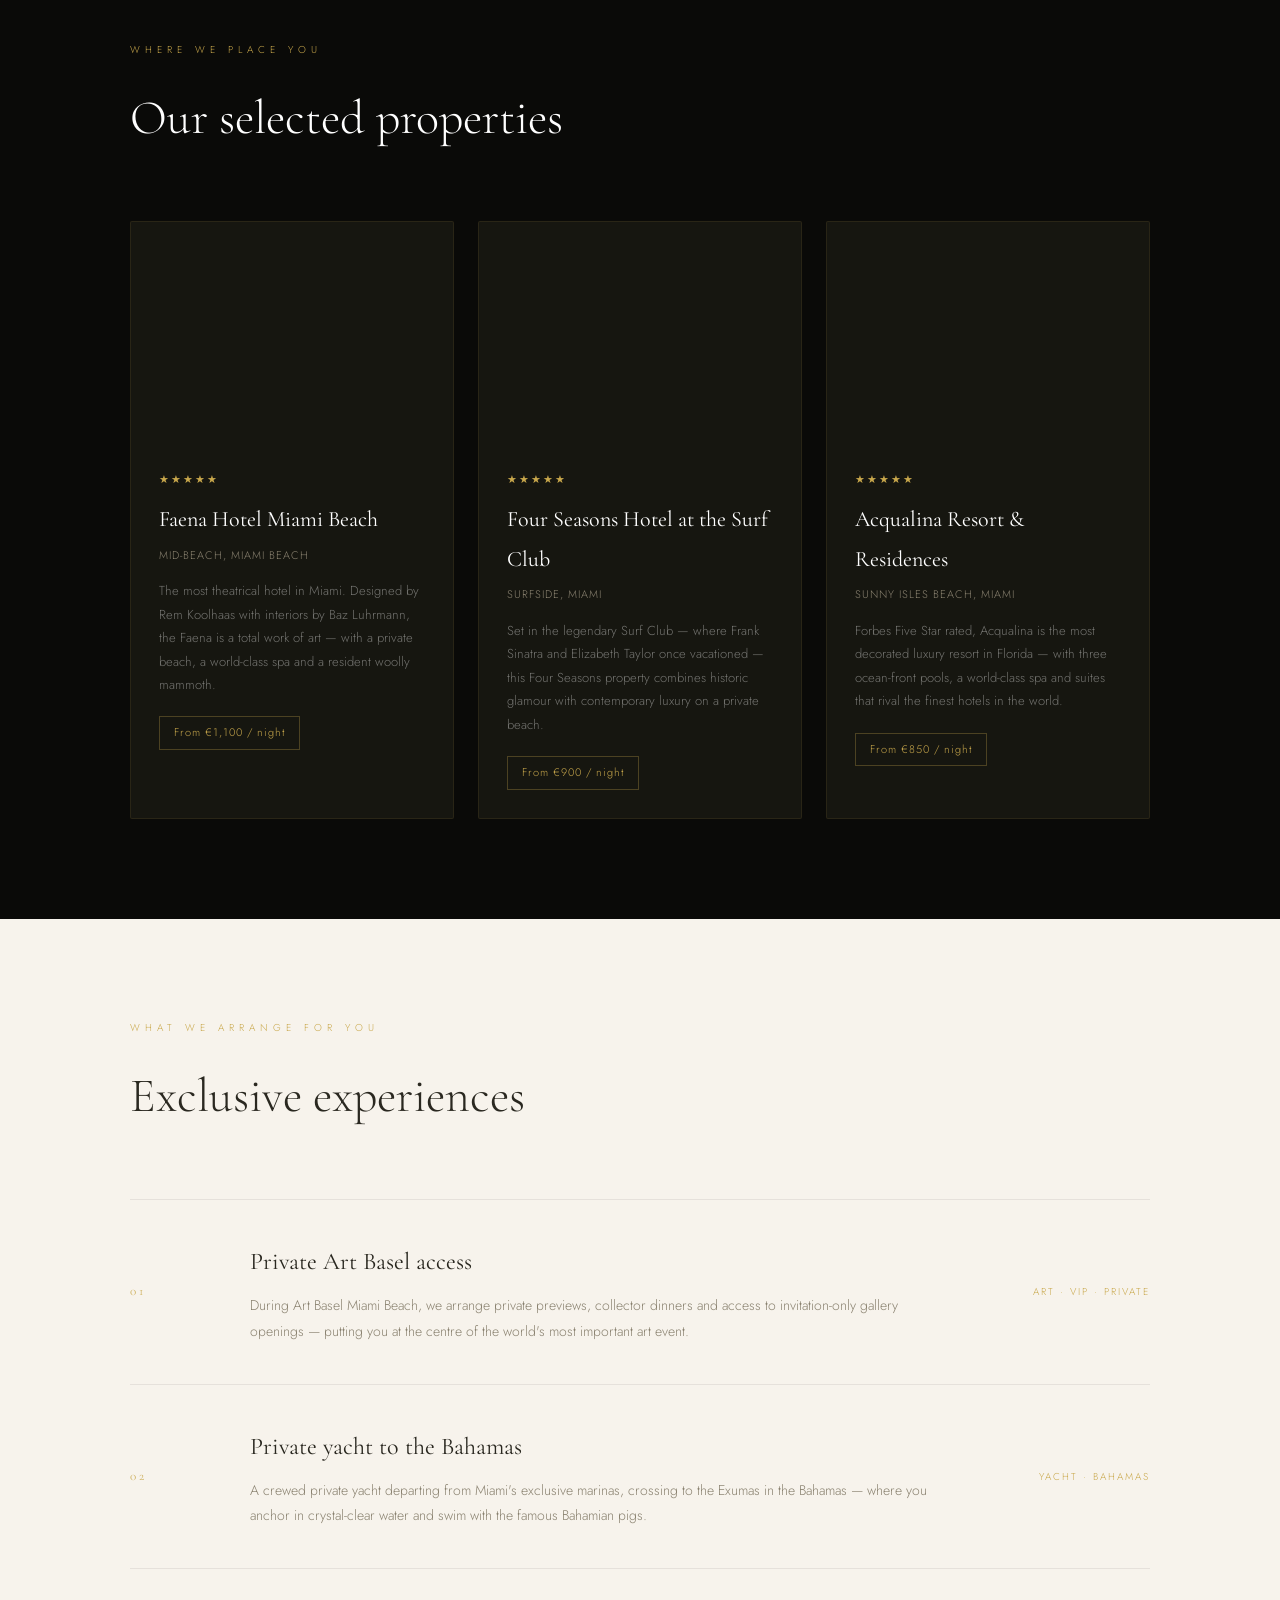
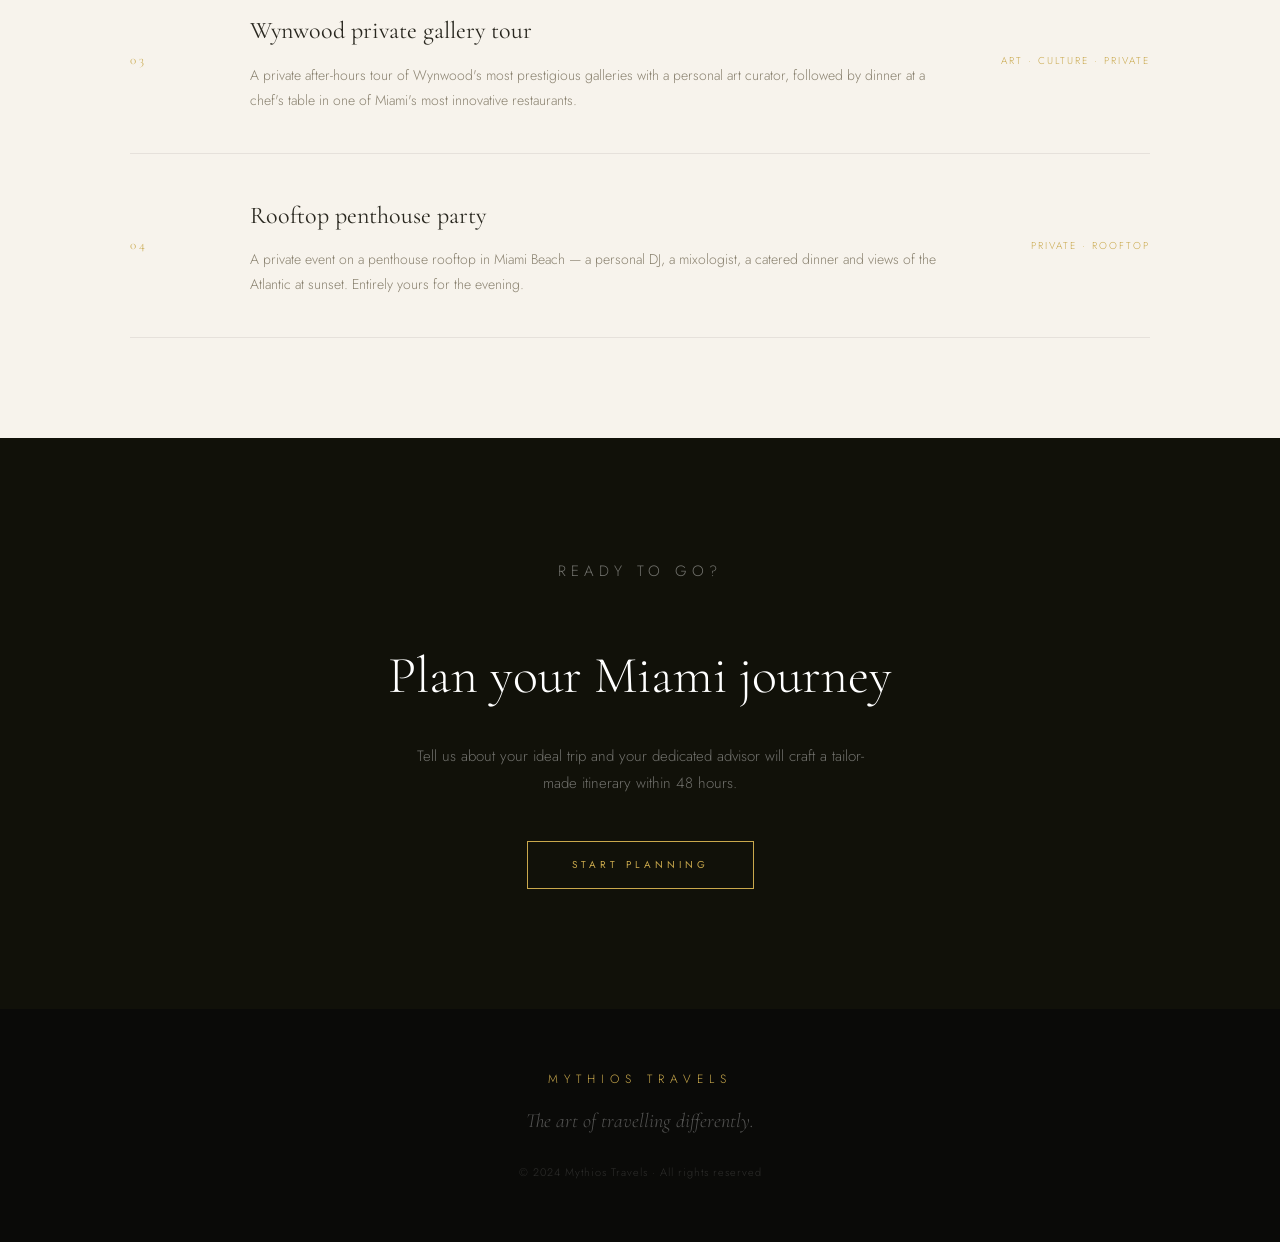
<file: destinations/miami.html>
<!DOCTYPE html>
<html lang="en">
<head>
  <meta charset="UTF-8">
  <meta name="viewport" content="width=device-width, initial-scale=1.0">
  <title>Miami — Mythios Travels</title>
  <link href="https://fonts.googleapis.com/css2?family=Cormorant+Garamond:ital,wght@0,300;0,400;0,600;1,300;1,400&family=Jost:wght@200;300;400;500&display=swap" rel="stylesheet">
  <link rel="stylesheet" href="../style.css">
  <link rel="stylesheet" href="destination.css">
</head>
<body>
  <nav class="nav">
    <a href="../index.html" class="nav-logo">MYTHIOS TRAVELS</a>
    <ul class="nav-links">
      <li><a href="../index.html#destinations">Destinations</a></li>
      <li><a href="../index.html#experience">The Experience</a></li>
      <li><a href="../index.html#sondage">Get Started</a></li>
    </ul>
  </nav>
  <section class="dest-hero" style="background-image: url('https://images.unsplash.com/photo-1533106418989-88406c7cc8ca?w=1800&q=80')">
    <div class="hero-overlay"></div>
    <div class="dest-hero-content">
      <p class="hero-label">United States · Florida</p>
      <h1>Miami</h1>
      <p class="dest-hero-sub">Sun, art, energy — and a luxury scene unlike anywhere else in America.</p>
    </div>
    <div class="dest-hero-scroll">↓</div>
  </section>
  <section class="dest-intro">
    <div class="dest-container">
      <div class="dest-intro-grid">
        <div class="dest-intro-left">
          <p class="section-label">Why Miami</p>
          <h2>Where energy meets elegance.</h2>
          <p>Miami is unlike any other American city. A place where Art Deco meets ultra-modern architecture, where world-class art galleries sit beside pristine beaches, and where the energy of the night is matched only by the brilliance of the day. Miami's luxury scene has evolved dramatically — it is now one of the world's most exciting destinations for the discerning traveller.</p>
          <p>With Mythios Travels, you stay in the finest penthouse suites, access private art collections during Art Basel and explore Miami's culinary scene with a personal chef and sommelier.</p>
        </div>
        <div class="dest-intro-right">
          <div class="dest-quick-facts">
            <div class="fact-item">
              <span class="fact-label">Best season</span>
              <span class="fact-value">November – April (dry season)</span>
            </div>
            <div class="fact-item">
              <span class="fact-label">Language</span>
              <span class="fact-value">English, Spanish</span>
            </div>
            <div class="fact-item">
              <span class="fact-label">Currency</span>
              <span class="fact-value">US Dollar (USD)</span>
            </div>
            <div class="fact-item">
              <span class="fact-label">Hotel standard</span>
              <span class="fact-value">Penthouse suites & 5-star hotels</span>
            </div>
            <div class="fact-item">
              <span class="fact-label">Ideal duration</span>
              <span class="fact-value">4 – 7 nights</span>
            </div>
          </div>
        </div>
      </div>
    </div>
  </section>
  <section class="dest-hotels">
    <div class="dest-container">
      <p class="section-label">Where we place you</p>
      <h2>Our selected properties</h2>
      <div class="hotels-grid">
        <div class="hotel-card">
          <div class="hotel-img" style="background-image: url('https://images.unsplash.com/photo-1571003123894-1f0594d2b5d9?w=600&q=80')"></div>
          <div class="hotel-info">
            <span class="hotel-stars">★★★★★</span>
            <h3>Faena Hotel Miami Beach</h3>
            <p class="hotel-location">Mid-Beach, Miami Beach</p>
            <p class="hotel-desc">The most theatrical hotel in Miami. Designed by Rem Koolhaas with interiors by Baz Luhrmann, the Faena is a total work of art — with a private beach, a world-class spa and a resident woolly mammoth.</p>
            <span class="hotel-tag">From €1,100 / night</span>
          </div>
        </div>
        <div class="hotel-card">
          <div class="hotel-img" style="background-image: url('https://images.unsplash.com/photo-1551882547-ff40c63fe5fa?w=600&q=80')"></div>
          <div class="hotel-info">
            <span class="hotel-stars">★★★★★</span>
            <h3>Four Seasons Hotel at the Surf Club</h3>
            <p class="hotel-location">Surfside, Miami</p>
            <p class="hotel-desc">Set in the legendary Surf Club — where Frank Sinatra and Elizabeth Taylor once vacationed — this Four Seasons property combines historic glamour with contemporary luxury on a private beach.</p>
            <span class="hotel-tag">From €900 / night</span>
          </div>
        </div>
        <div class="hotel-card">
          <div class="hotel-img" style="background-image: url('https://images.unsplash.com/photo-1566073771259-6a8506099945?w=600&q=80')"></div>
          <div class="hotel-info">
            <span class="hotel-stars">★★★★★</span>
            <h3>Acqualina Resort & Residences</h3>
            <p class="hotel-location">Sunny Isles Beach, Miami</p>
            <p class="hotel-desc">Forbes Five Star rated, Acqualina is the most decorated luxury resort in Florida — with three ocean-front pools, a world-class spa and suites that rival the finest hotels in the world.</p>
            <span class="hotel-tag">From €850 / night</span>
          </div>
        </div>
      </div>
    </div>
  </section>
  <section class="dest-experiences">
    <div class="dest-container">
      <p class="section-label">What we arrange for you</p>
      <h2>Exclusive experiences</h2>
      <div class="experiences-list">
        <div class="exp-row">
          <div class="exp-number">01</div>
          <div class="exp-text">
            <h3>Private Art Basel access</h3>
            <p>During Art Basel Miami Beach, we arrange private previews, collector dinners and access to invitation-only gallery openings — putting you at the centre of the world's most important art event.</p>
          </div>
          <div class="exp-tag">Art · VIP · Private</div>
        </div>
        <div class="exp-row">
          <div class="exp-number">02</div>
          <div class="exp-text">
            <h3>Private yacht to the Bahamas</h3>
            <p>A crewed private yacht departing from Miami's exclusive marinas, crossing to the Exumas in the Bahamas — where you anchor in crystal-clear water and swim with the famous Bahamian pigs.</p>
          </div>
          <div class="exp-tag">Yacht · Bahamas</div>
        </div>
        <div class="exp-row">
          <div class="exp-number">03</div>
          <div class="exp-text">
            <h3>Wynwood private gallery tour</h3>
            <p>A private after-hours tour of Wynwood's most prestigious galleries with a personal art curator, followed by dinner at a chef's table in one of Miami's most innovative restaurants.</p>
          </div>
          <div class="exp-tag">Art · Culture · Private</div>
        </div>
        <div class="exp-row">
          <div class="exp-number">04</div>
          <div class="exp-text">
            <h3>Rooftop penthouse party</h3>
            <p>A private event on a penthouse rooftop in Miami Beach — a personal DJ, a mixologist, a catered dinner and views of the Atlantic at sunset. Entirely yours for the evening.</p>
          </div>
          <div class="exp-tag">Private · Rooftop</div>
        </div>
      </div>
    </div>
  </section>
  <section class="dest-cta">
    <div class="dest-container text-center">
      <p class="section-label">Ready to go?</p>
      <h2>Plan your Miami journey</h2>
      <p>Tell us about your ideal trip and your dedicated advisor will craft a tailor-made itinerary within 48 hours.</p>
      <a href="../index.html#sondage" class="btn-gold">Start planning</a>
    </div>
  </section>
  <footer class="footer">
    <div class="footer-logo">MYTHIOS TRAVELS</div>
    <p class="footer-tagline">The art of travelling differently.</p>
    <p class="footer-copy">© 2024 Mythios Travels · All rights reserved</p>
  </footer>
</body>
</html>
</file>
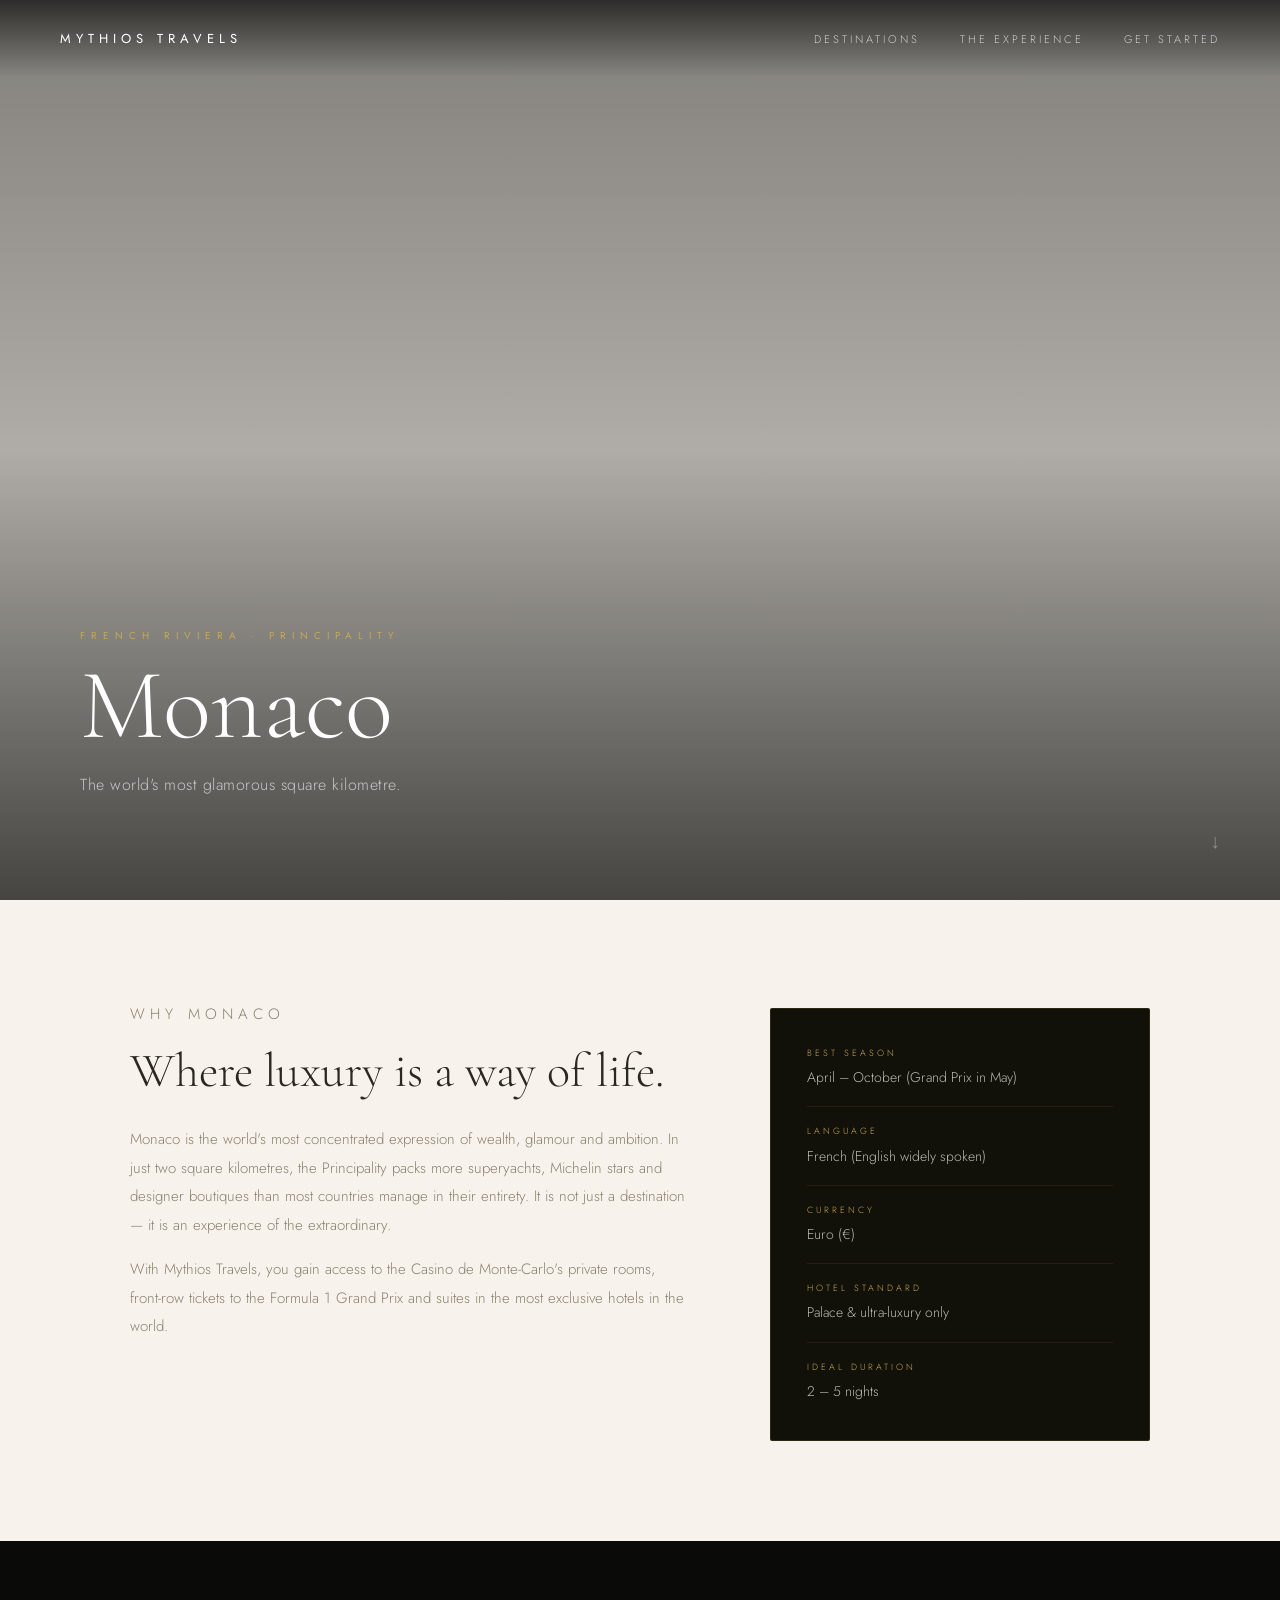
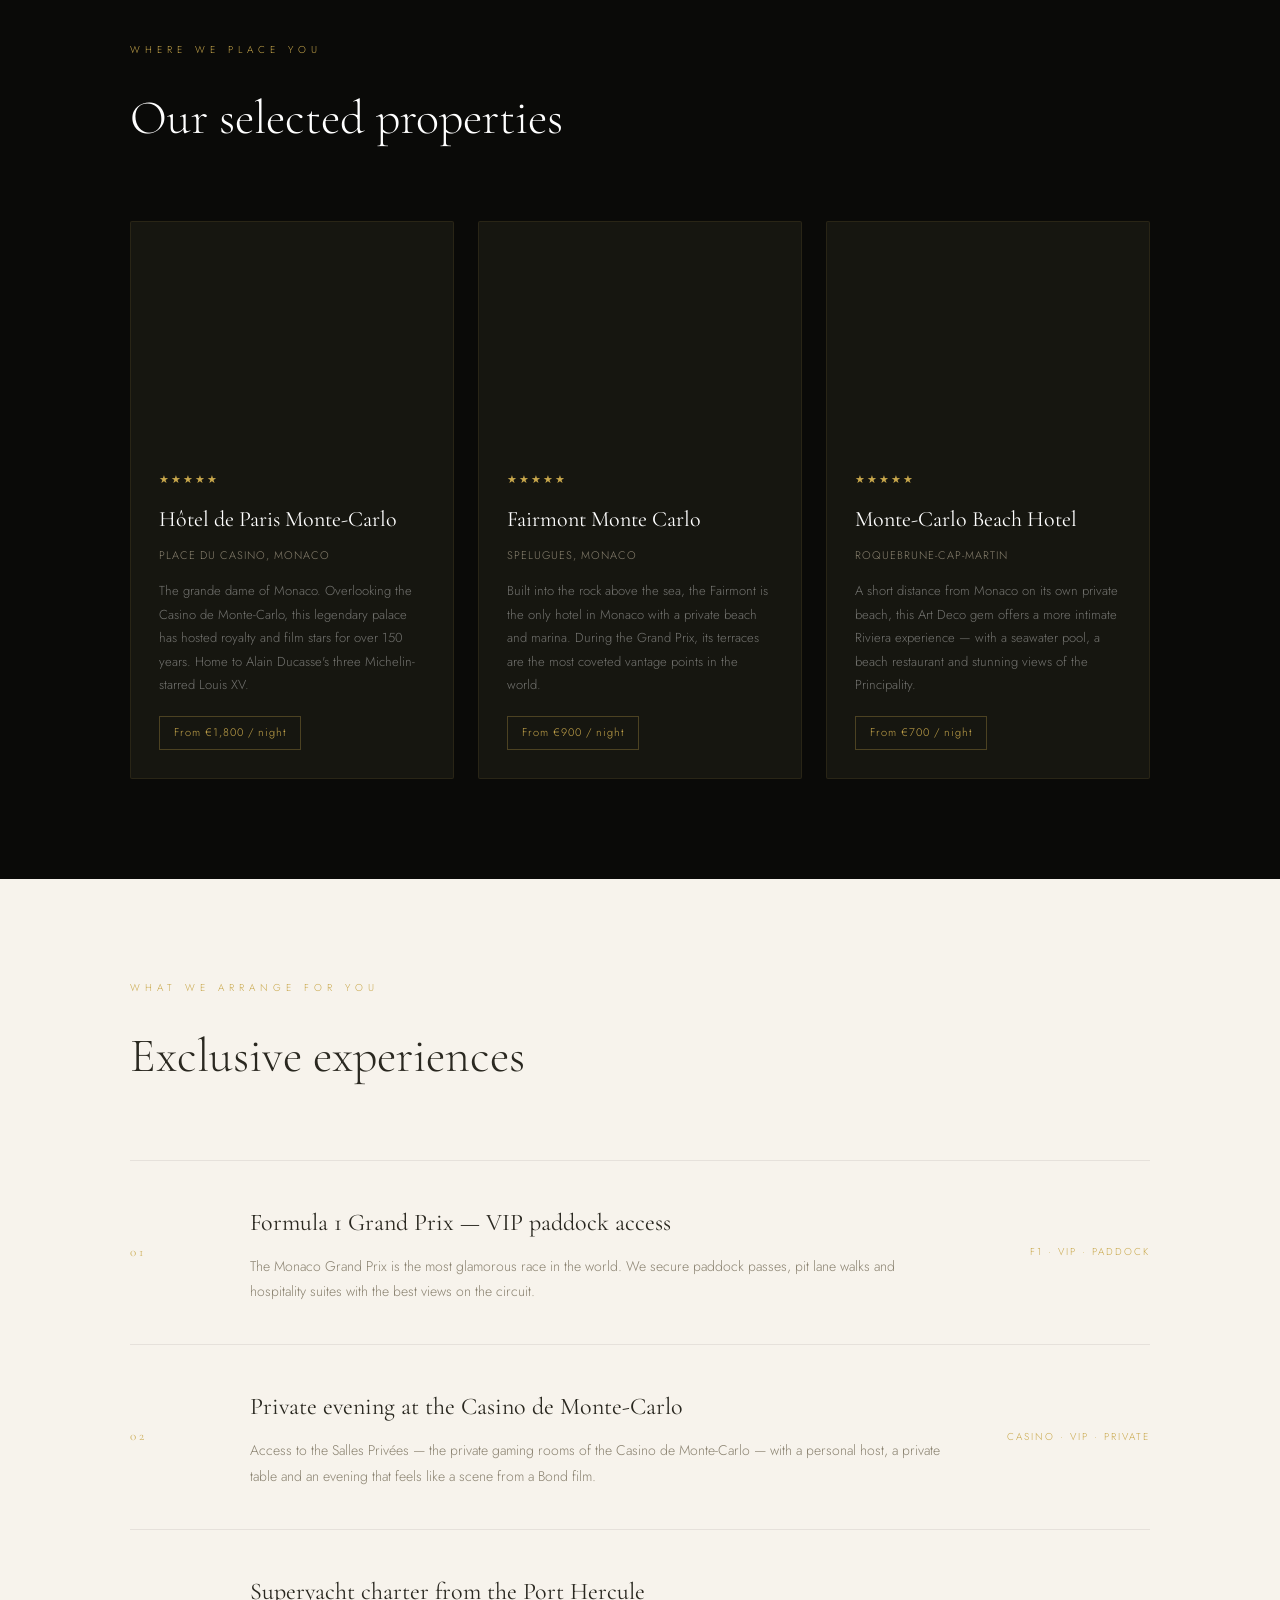
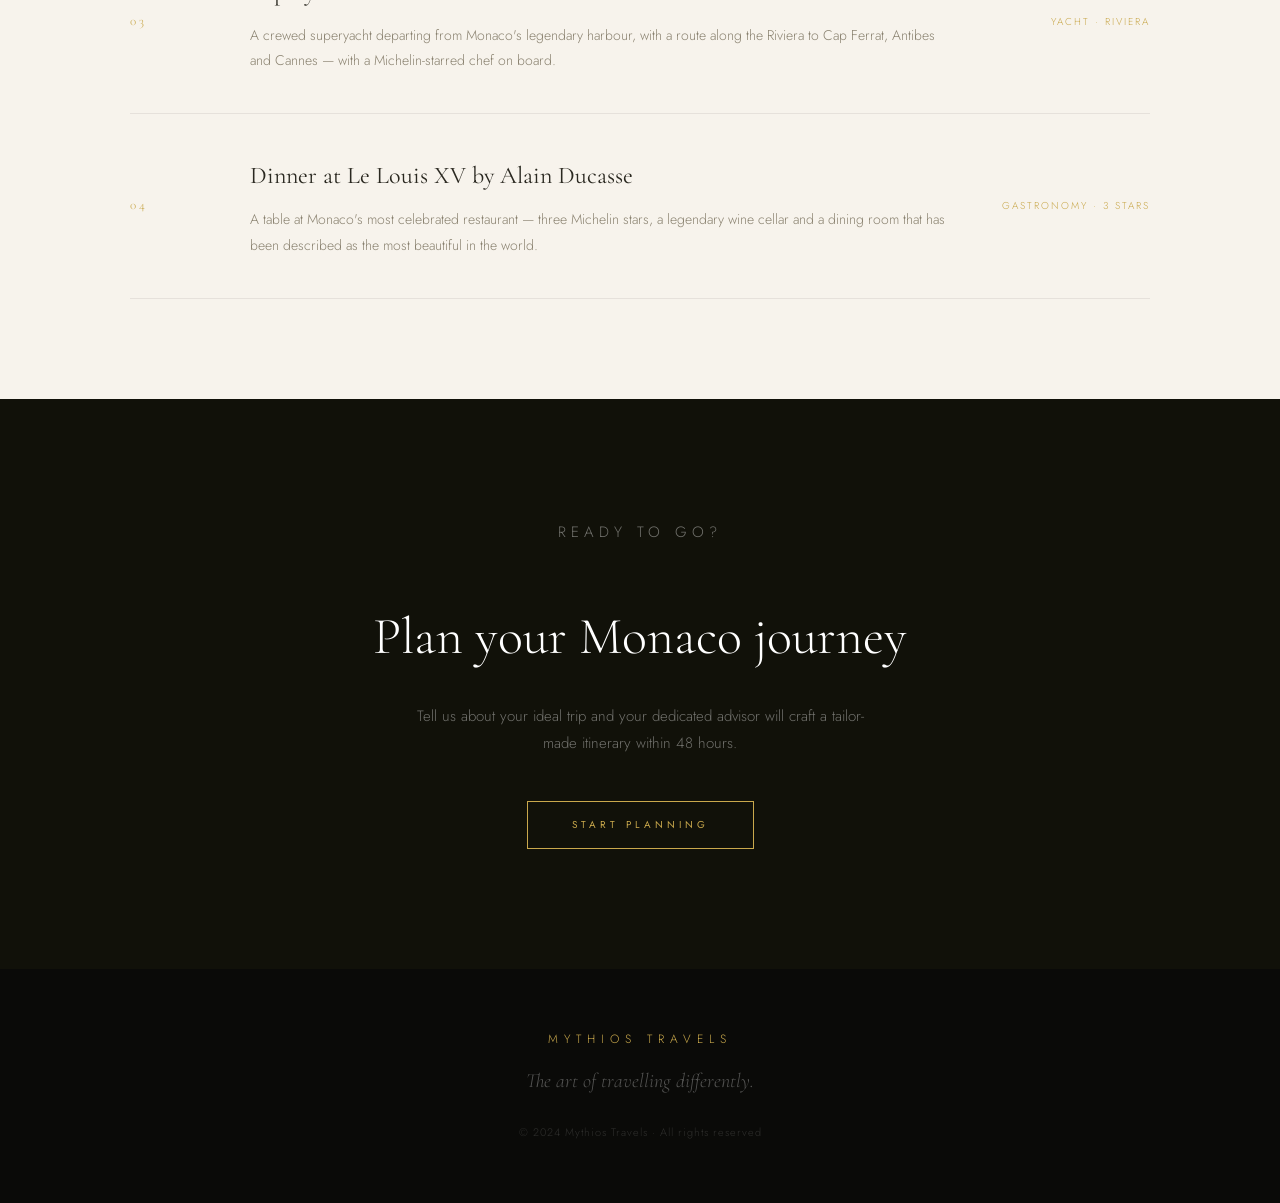
<file: destinations/monaco.html>
<!DOCTYPE html>
<html lang="en">
<head>
  <meta charset="UTF-8">
  <meta name="viewport" content="width=device-width, initial-scale=1.0">
  <title>Monaco — Mythios Travels</title>
  <link href="https://fonts.googleapis.com/css2?family=Cormorant+Garamond:ital,wght@0,300;0,400;0,600;1,300;1,400&family=Jost:wght@200;300;400;500&display=swap" rel="stylesheet">
  <link rel="stylesheet" href="../style.css">
  <link rel="stylesheet" href="destination.css">
</head>
<body>
  <nav class="nav">
    <a href="../index.html" class="nav-logo">MYTHIOS TRAVELS</a>
    <ul class="nav-links">
      <li><a href="../index.html#destinations">Destinations</a></li>
      <li><a href="../index.html#experience">The Experience</a></li>
      <li><a href="../index.html#sondage">Get Started</a></li>
    </ul>
  </nav>
  <section class="dest-hero" style="background-image: url('https://images.unsplash.com/photo-1558618666-fcd25c85cd64?w=1800&q=80')">
    <div class="hero-overlay"></div>
    <div class="dest-hero-content">
      <p class="hero-label">French Riviera · Principality</p>
      <h1>Monaco</h1>
      <p class="dest-hero-sub">The world's most glamorous square kilometre.</p>
    </div>
    <div class="dest-hero-scroll">↓</div>
  </section>
  <section class="dest-intro">
    <div class="dest-container">
      <div class="dest-intro-grid">
        <div class="dest-intro-left">
          <p class="section-label">Why Monaco</p>
          <h2>Where luxury is a way of life.</h2>
          <p>Monaco is the world's most concentrated expression of wealth, glamour and ambition. In just two square kilometres, the Principality packs more superyachts, Michelin stars and designer boutiques than most countries manage in their entirety. It is not just a destination — it is an experience of the extraordinary.</p>
          <p>With Mythios Travels, you gain access to the Casino de Monte-Carlo's private rooms, front-row tickets to the Formula 1 Grand Prix and suites in the most exclusive hotels in the world.</p>
        </div>
        <div class="dest-intro-right">
          <div class="dest-quick-facts">
            <div class="fact-item">
              <span class="fact-label">Best season</span>
              <span class="fact-value">April – October (Grand Prix in May)</span>
            </div>
            <div class="fact-item">
              <span class="fact-label">Language</span>
              <span class="fact-value">French (English widely spoken)</span>
            </div>
            <div class="fact-item">
              <span class="fact-label">Currency</span>
              <span class="fact-value">Euro (€)</span>
            </div>
            <div class="fact-item">
              <span class="fact-label">Hotel standard</span>
              <span class="fact-value">Palace & ultra-luxury only</span>
            </div>
            <div class="fact-item">
              <span class="fact-label">Ideal duration</span>
              <span class="fact-value">2 – 5 nights</span>
            </div>
          </div>
        </div>
      </div>
    </div>
  </section>
  <section class="dest-hotels">
    <div class="dest-container">
      <p class="section-label">Where we place you</p>
      <h2>Our selected properties</h2>
      <div class="hotels-grid">
        <div class="hotel-card">
          <div class="hotel-img" style="background-image: url('https://images.unsplash.com/photo-1571003123894-1f0594d2b5d9?w=600&q=80')"></div>
          <div class="hotel-info">
            <span class="hotel-stars">★★★★★</span>
            <h3>Hôtel de Paris Monte-Carlo</h3>
            <p class="hotel-location">Place du Casino, Monaco</p>
            <p class="hotel-desc">The grande dame of Monaco. Overlooking the Casino de Monte-Carlo, this legendary palace has hosted royalty and film stars for over 150 years. Home to Alain Ducasse's three Michelin-starred Louis XV.</p>
            <span class="hotel-tag">From €1,800 / night</span>
          </div>
        </div>
        <div class="hotel-card">
          <div class="hotel-img" style="background-image: url('https://images.unsplash.com/photo-1551882547-ff40c63fe5fa?w=600&q=80')"></div>
          <div class="hotel-info">
            <span class="hotel-stars">★★★★★</span>
            <h3>Fairmont Monte Carlo</h3>
            <p class="hotel-location">Spelugues, Monaco</p>
            <p class="hotel-desc">Built into the rock above the sea, the Fairmont is the only hotel in Monaco with a private beach and marina. During the Grand Prix, its terraces are the most coveted vantage points in the world.</p>
            <span class="hotel-tag">From €900 / night</span>
          </div>
        </div>
        <div class="hotel-card">
          <div class="hotel-img" style="background-image: url('https://images.unsplash.com/photo-1566073771259-6a8506099945?w=600&q=80')"></div>
          <div class="hotel-info">
            <span class="hotel-stars">★★★★★</span>
            <h3>Monte-Carlo Beach Hotel</h3>
            <p class="hotel-location">Roquebrune-Cap-Martin</p>
            <p class="hotel-desc">A short distance from Monaco on its own private beach, this Art Deco gem offers a more intimate Riviera experience — with a seawater pool, a beach restaurant and stunning views of the Principality.</p>
            <span class="hotel-tag">From €700 / night</span>
          </div>
        </div>
      </div>
    </div>
  </section>
  <section class="dest-experiences">
    <div class="dest-container">
      <p class="section-label">What we arrange for you</p>
      <h2>Exclusive experiences</h2>
      <div class="experiences-list">
        <div class="exp-row">
          <div class="exp-number">01</div>
          <div class="exp-text">
            <h3>Formula 1 Grand Prix — VIP paddock access</h3>
            <p>The Monaco Grand Prix is the most glamorous race in the world. We secure paddock passes, pit lane walks and hospitality suites with the best views on the circuit.</p>
          </div>
          <div class="exp-tag">F1 · VIP · Paddock</div>
        </div>
        <div class="exp-row">
          <div class="exp-number">02</div>
          <div class="exp-text">
            <h3>Private evening at the Casino de Monte-Carlo</h3>
            <p>Access to the Salles Privées — the private gaming rooms of the Casino de Monte-Carlo — with a personal host, a private table and an evening that feels like a scene from a Bond film.</p>
          </div>
          <div class="exp-tag">Casino · VIP · Private</div>
        </div>
        <div class="exp-row">
          <div class="exp-number">03</div>
          <div class="exp-text">
            <h3>Superyacht charter from the Port Hercule</h3>
            <p>A crewed superyacht departing from Monaco's legendary harbour, with a route along the Riviera to Cap Ferrat, Antibes and Cannes — with a Michelin-starred chef on board.</p>
          </div>
          <div class="exp-tag">Yacht · Riviera</div>
        </div>
        <div class="exp-row">
          <div class="exp-number">04</div>
          <div class="exp-text">
            <h3>Dinner at Le Louis XV by Alain Ducasse</h3>
            <p>A table at Monaco's most celebrated restaurant — three Michelin stars, a legendary wine cellar and a dining room that has been described as the most beautiful in the world.</p>
          </div>
          <div class="exp-tag">Gastronomy · 3 Stars</div>
        </div>
      </div>
    </div>
  </section>
  <section class="dest-cta">
    <div class="dest-container text-center">
      <p class="section-label">Ready to go?</p>
      <h2>Plan your Monaco journey</h2>
      <p>Tell us about your ideal trip and your dedicated advisor will craft a tailor-made itinerary within 48 hours.</p>
      <a href="../index.html#sondage" class="btn-gold">Start planning</a>
    </div>
  </section>
  <footer class="footer">
    <div class="footer-logo">MYTHIOS TRAVELS</div>
    <p class="footer-tagline">The art of travelling differently.</p>
    <p class="footer-copy">© 2024 Mythios Travels · All rights reserved</p>
  </footer>
</body>
</html>
</file>
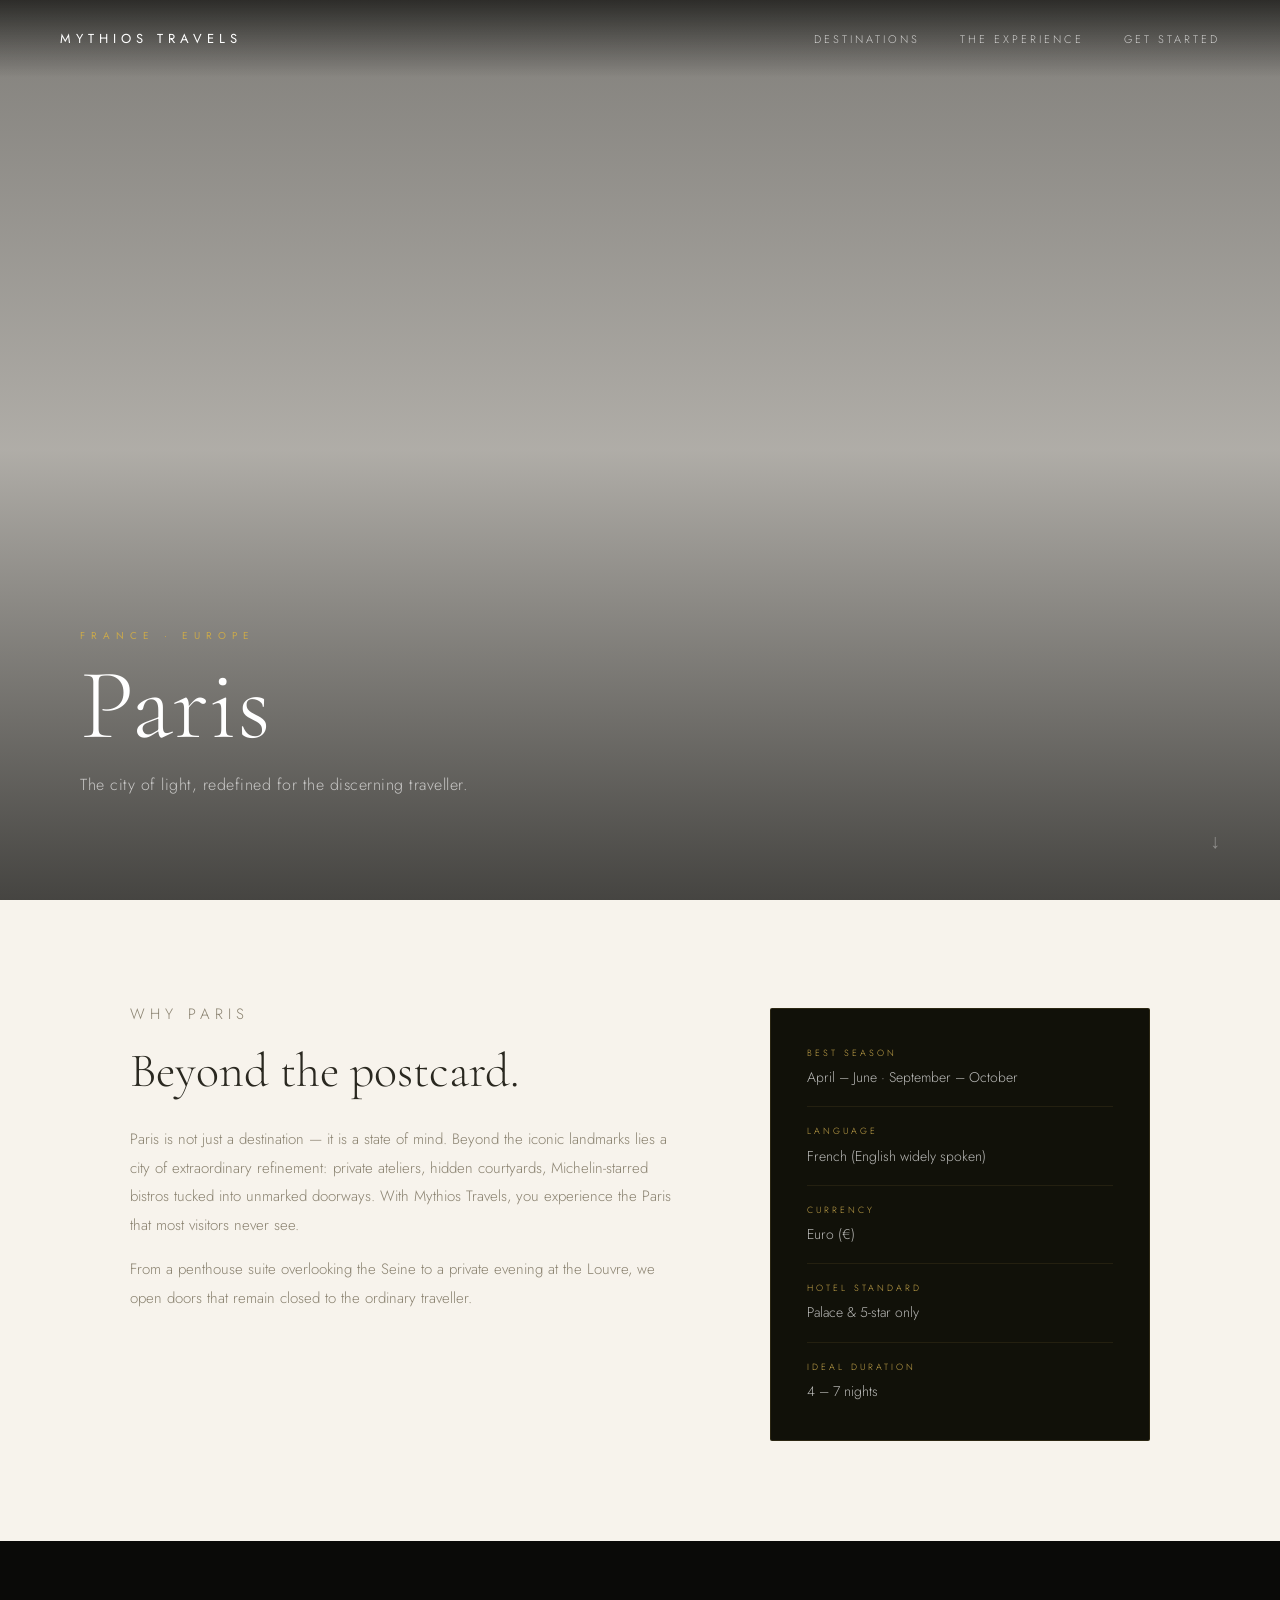
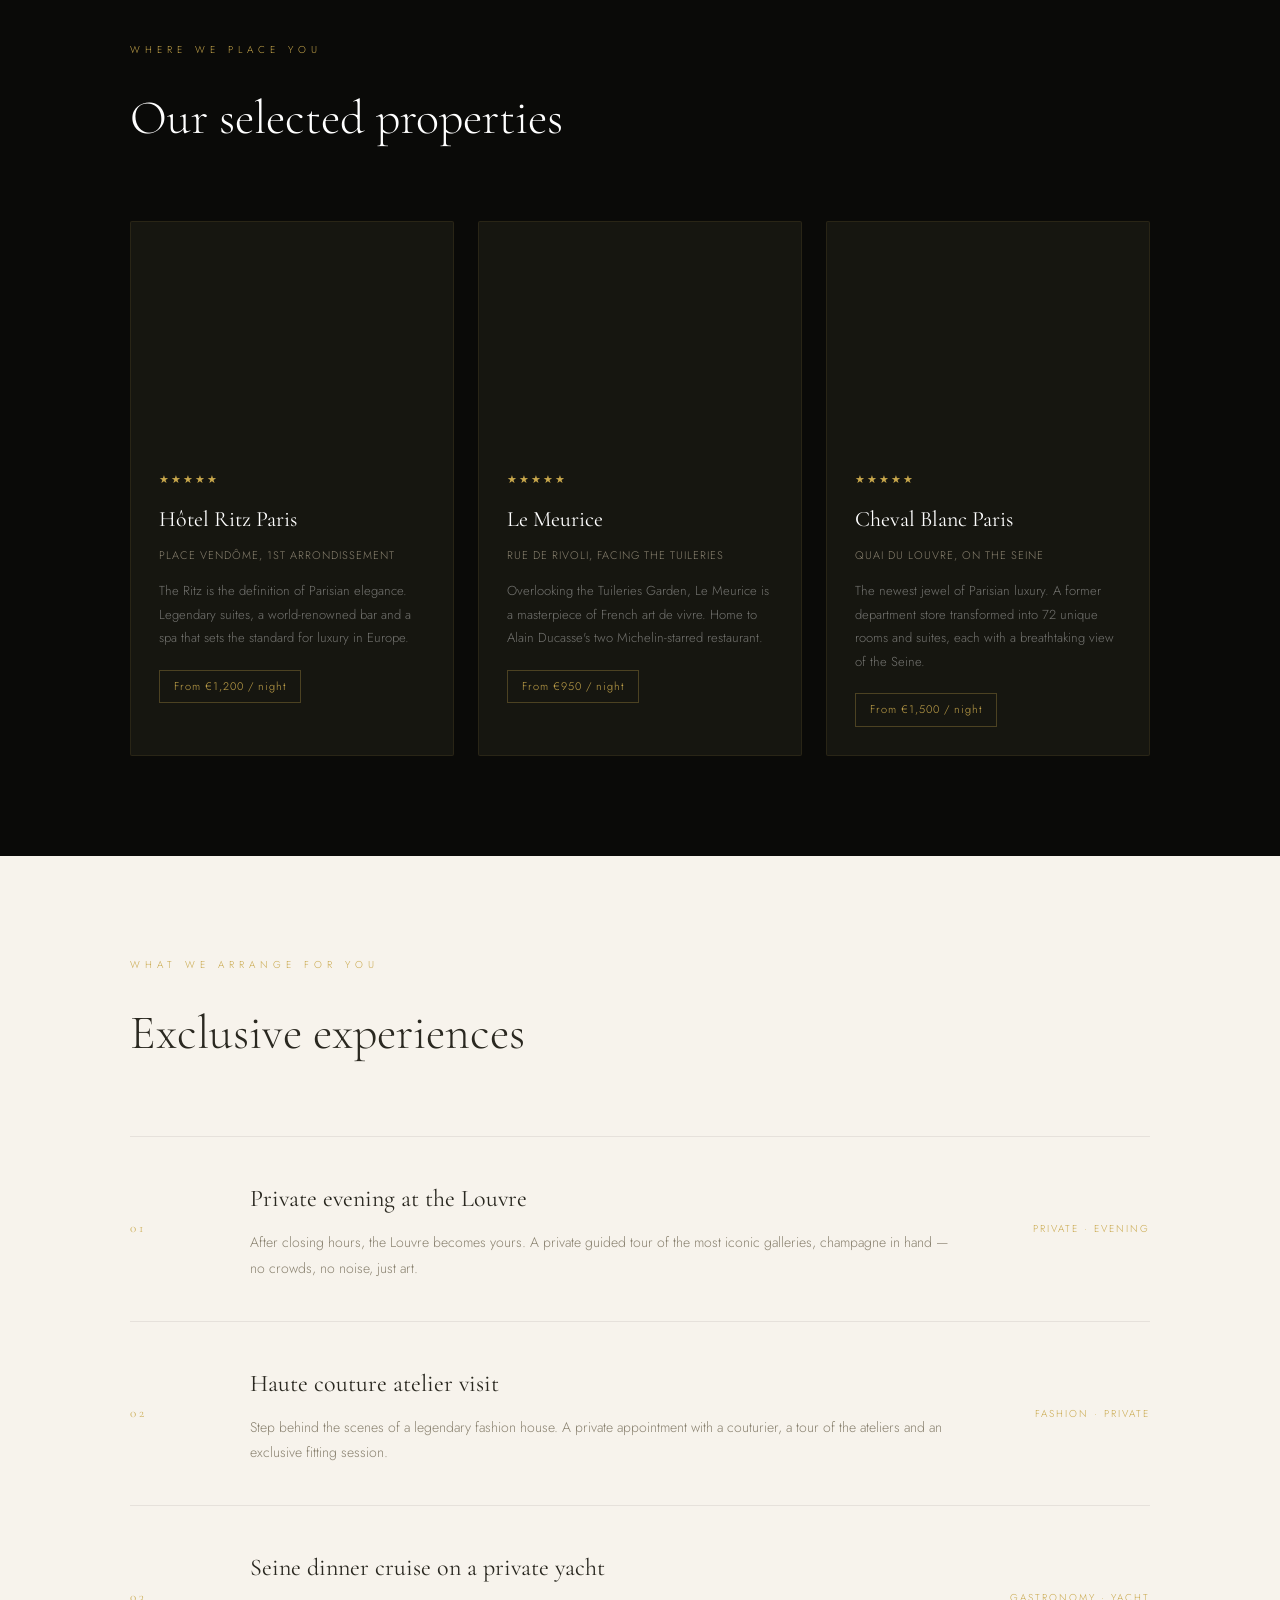
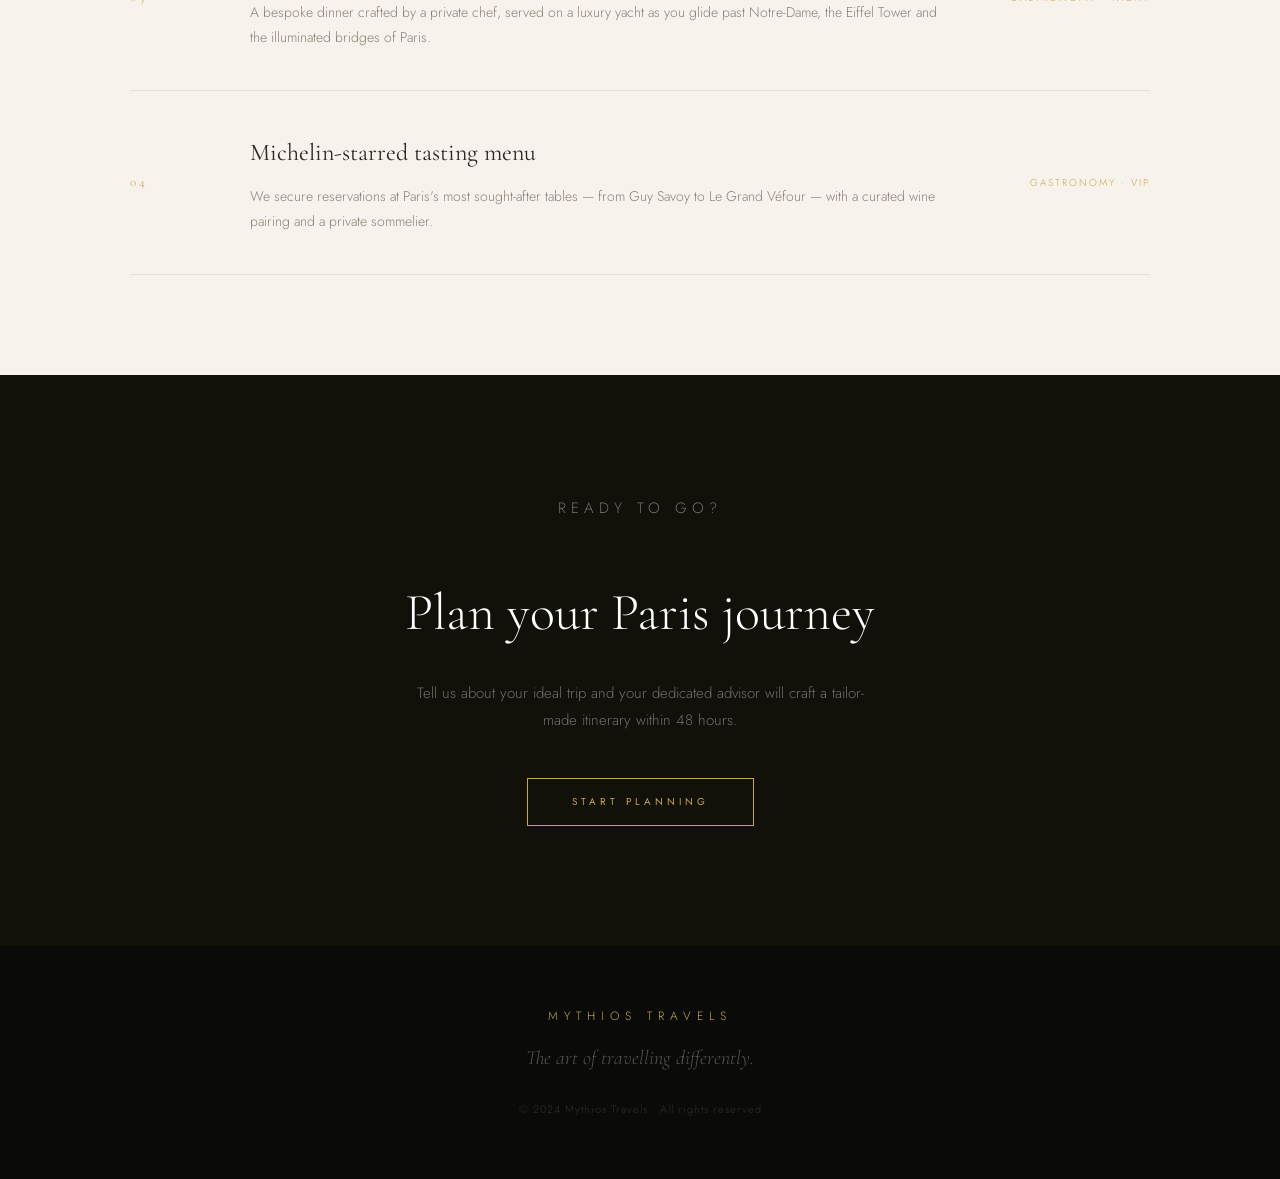
<file: destinations/paris.html>
<!DOCTYPE html>
<html lang="en">
<head>
  <meta charset="UTF-8">
  <meta name="viewport" content="width=device-width, initial-scale=1.0">
  <title>Paris — Mythios Travels</title>
  <link href="https://fonts.googleapis.com/css2?family=Cormorant+Garamond:ital,wght@0,300;0,400;0,600;1,300;1,400&family=Jost:wght@200;300;400;500&display=swap" rel="stylesheet">
  <link rel="stylesheet" href="../style.css">
  <link rel="stylesheet" href="destination.css">
</head>
<body>

  <!-- NAV -->
  <nav class="nav">
    <a href="../index.html" class="nav-logo">MYTHIOS TRAVELS</a>
    <ul class="nav-links">
      <li><a href="../index.html#destinations">Destinations</a></li>
      <li><a href="../index.html#experience">The Experience</a></li>
      <li><a href="../index.html#sondage">Get Started</a></li>
    </ul>
  </nav>

  <!-- HERO -->
  <section class="dest-hero" style="background-image: url('https://images.unsplash.com/photo-1502602898657-3e91760cbb34?w=1800&q=80')">
    <div class="hero-overlay"></div>
    <div class="dest-hero-content">
      <p class="hero-label">France · Europe</p>
      <h1>Paris</h1>
      <p class="dest-hero-sub">The city of light, redefined for the discerning traveller.</p>
    </div>
    <div class="dest-hero-scroll">↓</div>
  </section>

  <!-- INTRO -->
  <section class="dest-intro">
    <div class="dest-container">
      <div class="dest-intro-grid">
        <div class="dest-intro-left">
          <p class="section-label">Why Paris</p>
          <h2>Beyond the postcard.</h2>
          <p>Paris is not just a destination — it is a state of mind. Beyond the iconic landmarks lies a city of extraordinary refinement: private ateliers, hidden courtyards, Michelin-starred bistros tucked into unmarked doorways. With Mythios Travels, you experience the Paris that most visitors never see.</p>
          <p>From a penthouse suite overlooking the Seine to a private evening at the Louvre, we open doors that remain closed to the ordinary traveller.</p>
        </div>
        <div class="dest-intro-right">
          <div class="dest-quick-facts">
            <div class="fact-item">
              <span class="fact-label">Best season</span>
              <span class="fact-value">April – June · September – October</span>
            </div>
            <div class="fact-item">
              <span class="fact-label">Language</span>
              <span class="fact-value">French (English widely spoken)</span>
            </div>
            <div class="fact-item">
              <span class="fact-label">Currency</span>
              <span class="fact-value">Euro (€)</span>
            </div>
            <div class="fact-item">
              <span class="fact-label">Hotel standard</span>
              <span class="fact-value">Palace & 5-star only</span>
            </div>
            <div class="fact-item">
              <span class="fact-label">Ideal duration</span>
              <span class="fact-value">4 – 7 nights</span>
            </div>
          </div>
        </div>
      </div>
    </div>
  </section>

  <!-- HOTELS -->
  <section class="dest-hotels">
    <div class="dest-container">
      <p class="section-label">Where we place you</p>
      <h2>Our selected properties</h2>
      <div class="hotels-grid">
        <div class="hotel-card">
          <div class="hotel-img" style="background-image: url('https://images.unsplash.com/photo-1551882547-ff40c63fe5fa?w=600&q=80')"></div>
          <div class="hotel-info">
            <span class="hotel-stars">★★★★★</span>
            <h3>Hôtel Ritz Paris</h3>
            <p class="hotel-location">Place Vendôme, 1st arrondissement</p>
            <p class="hotel-desc">The Ritz is the definition of Parisian elegance. Legendary suites, a world-renowned bar and a spa that sets the standard for luxury in Europe.</p>
            <span class="hotel-tag">From €1,200 / night</span>
          </div>
        </div>
        <div class="hotel-card">
          <div class="hotel-img" style="background-image: url('https://images.unsplash.com/photo-1571003123894-1f0594d2b5d9?w=600&q=80')"></div>
          <div class="hotel-info">
            <span class="hotel-stars">★★★★★</span>
            <h3>Le Meurice</h3>
            <p class="hotel-location">Rue de Rivoli, facing the Tuileries</p>
            <p class="hotel-desc">Overlooking the Tuileries Garden, Le Meurice is a masterpiece of French art de vivre. Home to Alain Ducasse's two Michelin-starred restaurant.</p>
            <span class="hotel-tag">From €950 / night</span>
          </div>
        </div>
        <div class="hotel-card">
          <div class="hotel-img" style="background-image: url('https://images.unsplash.com/photo-1566073771259-6a8506099945?w=600&q=80')"></div>
          <div class="hotel-info">
            <span class="hotel-stars">★★★★★</span>
            <h3>Cheval Blanc Paris</h3>
            <p class="hotel-location">Quai du Louvre, on the Seine</p>
            <p class="hotel-desc">The newest jewel of Parisian luxury. A former department store transformed into 72 unique rooms and suites, each with a breathtaking view of the Seine.</p>
            <span class="hotel-tag">From €1,500 / night</span>
          </div>
        </div>
      </div>
    </div>
  </section>

  <!-- EXPERIENCES -->
  <section class="dest-experiences">
    <div class="dest-container">
      <p class="section-label">What we arrange for you</p>
      <h2>Exclusive experiences</h2>
      <div class="experiences-list">
        <div class="exp-row">
          <div class="exp-number">01</div>
          <div class="exp-text">
            <h3>Private evening at the Louvre</h3>
            <p>After closing hours, the Louvre becomes yours. A private guided tour of the most iconic galleries, champagne in hand — no crowds, no noise, just art.</p>
          </div>
          <div class="exp-tag">Private · Evening</div>
        </div>
        <div class="exp-row">
          <div class="exp-number">02</div>
          <div class="exp-text">
            <h3>Haute couture atelier visit</h3>
            <p>Step behind the scenes of a legendary fashion house. A private appointment with a couturier, a tour of the ateliers and an exclusive fitting session.</p>
          </div>
          <div class="exp-tag">Fashion · Private</div>
        </div>
        <div class="exp-row">
          <div class="exp-number">03</div>
          <div class="exp-text">
            <h3>Seine dinner cruise on a private yacht</h3>
            <p>A bespoke dinner crafted by a private chef, served on a luxury yacht as you glide past Notre-Dame, the Eiffel Tower and the illuminated bridges of Paris.</p>
          </div>
          <div class="exp-tag">Gastronomy · Yacht</div>
        </div>
        <div class="exp-row">
          <div class="exp-number">04</div>
          <div class="exp-text">
            <h3>Michelin-starred tasting menu</h3>
            <p>We secure reservations at Paris's most sought-after tables — from Guy Savoy to Le Grand Véfour — with a curated wine pairing and a private sommelier.</p>
          </div>
          <div class="exp-tag">Gastronomy · VIP</div>
        </div>
      </div>
    </div>
  </section>

  <!-- CTA -->
  <section class="dest-cta">
    <div class="dest-container text-center">
      <p class="section-label">Ready to go?</p>
      <h2>Plan your Paris journey</h2>
      <p>Tell us about your ideal trip and your dedicated advisor will craft a tailor-made itinerary within 48 hours.</p>
      <a href="../index.html#sondage" class="btn-gold">Start planning</a>
    </div>
  </section>

  <!-- FOOTER -->
  <footer class="footer">
    <div class="footer-logo">MYTHIOS TRAVELS</div>
    <p class="footer-tagline">The art of travelling differently.</p>
    <p class="footer-copy">© 2024 Mythios Travels · All rights reserved</p>
  </footer>

</body>
</html>
</file>
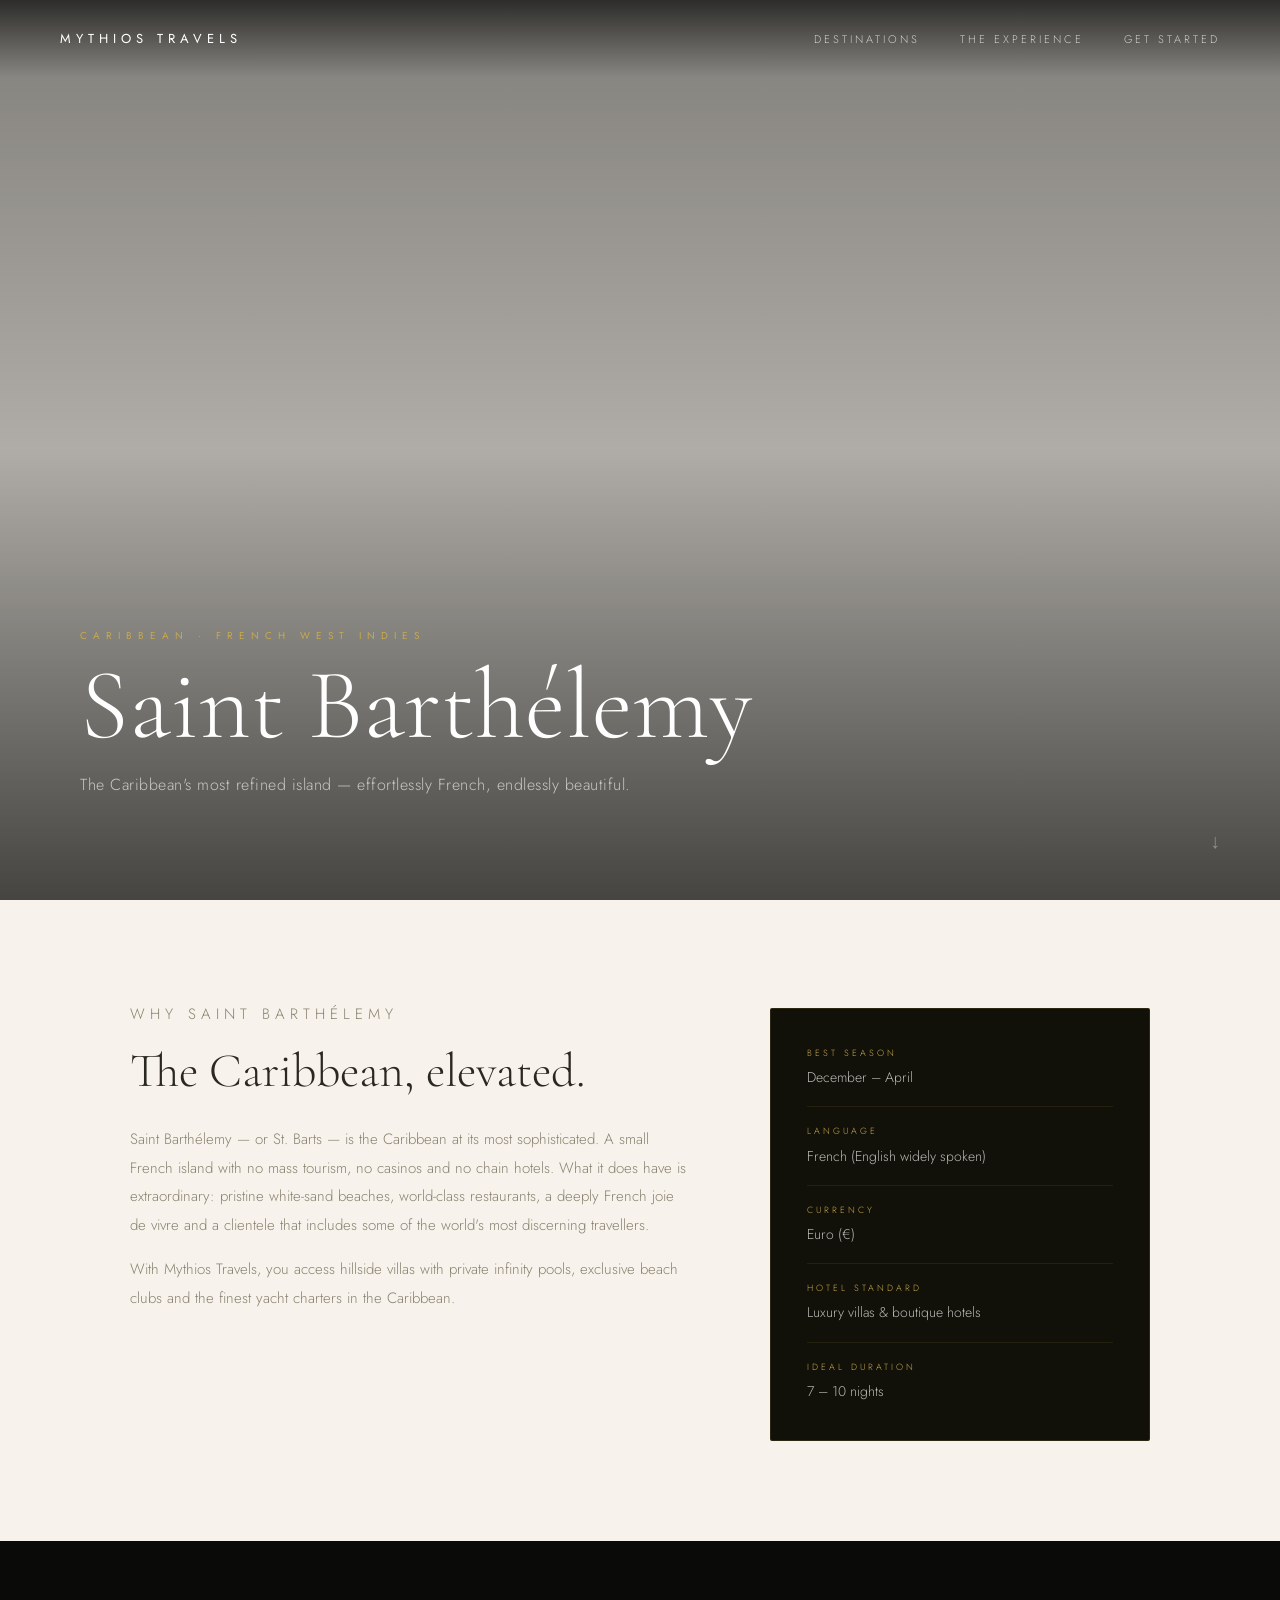
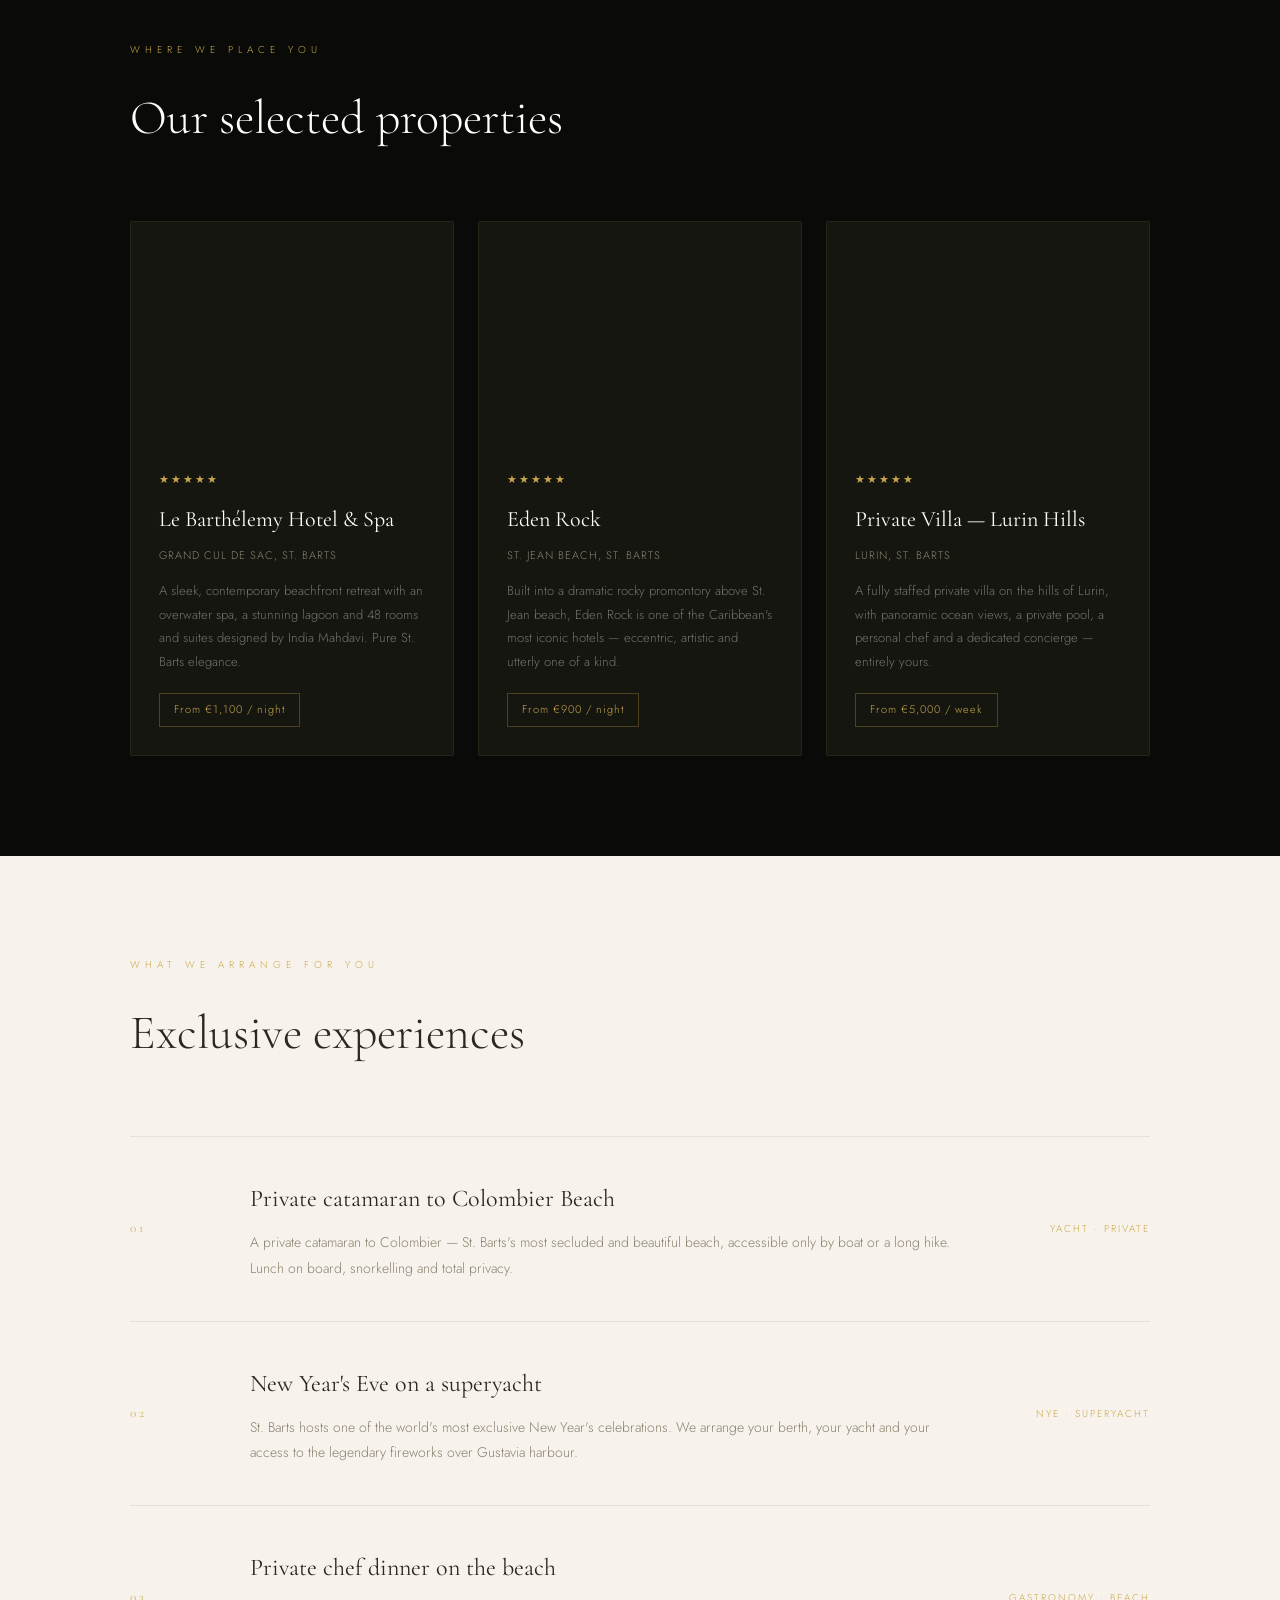
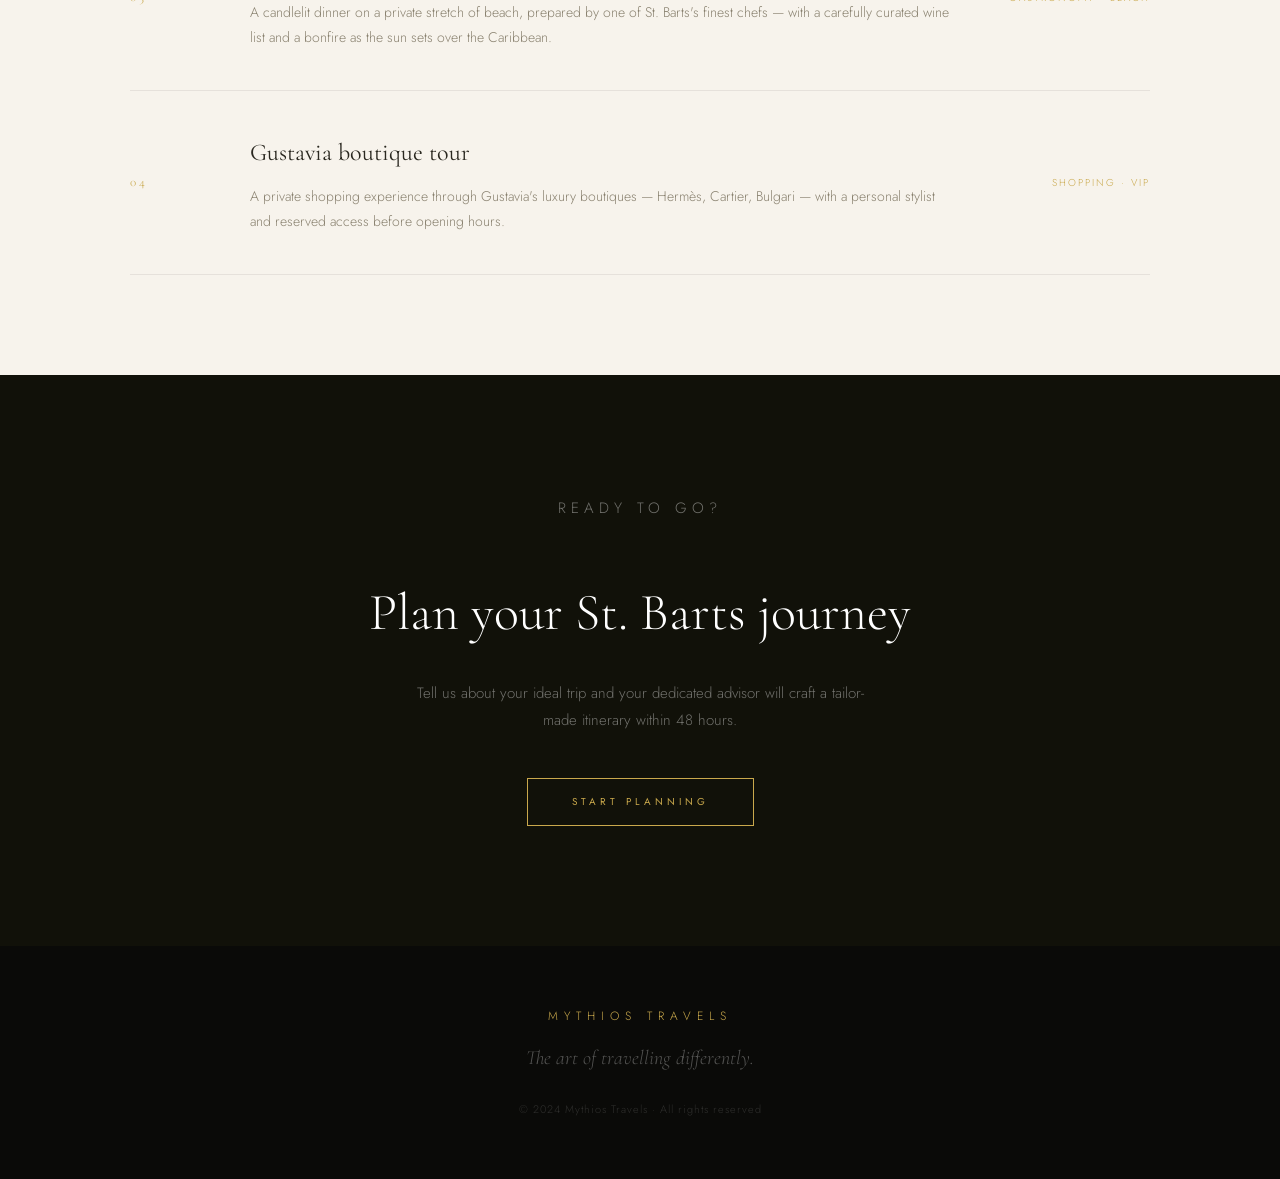
<file: destinations/saint-barth.html>
<!DOCTYPE html>
<html lang="en">
<head>
  <meta charset="UTF-8">
  <meta name="viewport" content="width=device-width, initial-scale=1.0">
  <title>Saint Barthélemy — Mythios Travels</title>
  <link href="https://fonts.googleapis.com/css2?family=Cormorant+Garamond:ital,wght@0,300;0,400;0,600;1,300;1,400&family=Jost:wght@200;300;400;500&display=swap" rel="stylesheet">
  <link rel="stylesheet" href="../style.css">
  <link rel="stylesheet" href="destination.css">
</head>
<body>
  <nav class="nav">
    <a href="../index.html" class="nav-logo">MYTHIOS TRAVELS</a>
    <ul class="nav-links">
      <li><a href="../index.html#destinations">Destinations</a></li>
      <li><a href="../index.html#experience">The Experience</a></li>
      <li><a href="../index.html#sondage">Get Started</a></li>
    </ul>
  </nav>
  <section class="dest-hero" style="background-image: url('https://images.unsplash.com/photo-1548574505-5e239809ee19?w=1800&q=80')">
    <div class="hero-overlay"></div>
    <div class="dest-hero-content">
      <p class="hero-label">Caribbean · French West Indies</p>
      <h1>Saint Barthélemy</h1>
      <p class="dest-hero-sub">The Caribbean's most refined island — effortlessly French, endlessly beautiful.</p>
    </div>
    <div class="dest-hero-scroll">↓</div>
  </section>
  <section class="dest-intro">
    <div class="dest-container">
      <div class="dest-intro-grid">
        <div class="dest-intro-left">
          <p class="section-label">Why Saint Barthélemy</p>
          <h2>The Caribbean, elevated.</h2>
          <p>Saint Barthélemy — or St. Barts — is the Caribbean at its most sophisticated. A small French island with no mass tourism, no casinos and no chain hotels. What it does have is extraordinary: pristine white-sand beaches, world-class restaurants, a deeply French joie de vivre and a clientele that includes some of the world's most discerning travellers.</p>
          <p>With Mythios Travels, you access hillside villas with private infinity pools, exclusive beach clubs and the finest yacht charters in the Caribbean.</p>
        </div>
        <div class="dest-intro-right">
          <div class="dest-quick-facts">
            <div class="fact-item">
              <span class="fact-label">Best season</span>
              <span class="fact-value">December – April</span>
            </div>
            <div class="fact-item">
              <span class="fact-label">Language</span>
              <span class="fact-value">French (English widely spoken)</span>
            </div>
            <div class="fact-item">
              <span class="fact-label">Currency</span>
              <span class="fact-value">Euro (€)</span>
            </div>
            <div class="fact-item">
              <span class="fact-label">Hotel standard</span>
              <span class="fact-value">Luxury villas & boutique hotels</span>
            </div>
            <div class="fact-item">
              <span class="fact-label">Ideal duration</span>
              <span class="fact-value">7 – 10 nights</span>
            </div>
          </div>
        </div>
      </div>
    </div>
  </section>
  <section class="dest-hotels">
    <div class="dest-container">
      <p class="section-label">Where we place you</p>
      <h2>Our selected properties</h2>
      <div class="hotels-grid">
        <div class="hotel-card">
          <div class="hotel-img" style="background-image: url('https://images.unsplash.com/photo-1520250497591-112f2f40a3f4?w=600&q=80')"></div>
          <div class="hotel-info">
            <span class="hotel-stars">★★★★★</span>
            <h3>Le Barthélemy Hotel & Spa</h3>
            <p class="hotel-location">Grand Cul de Sac, St. Barts</p>
            <p class="hotel-desc">A sleek, contemporary beachfront retreat with an overwater spa, a stunning lagoon and 48 rooms and suites designed by India Mahdavi. Pure St. Barts elegance.</p>
            <span class="hotel-tag">From €1,100 / night</span>
          </div>
        </div>
        <div class="hotel-card">
          <div class="hotel-img" style="background-image: url('https://images.unsplash.com/photo-1551882547-ff40c63fe5fa?w=600&q=80')"></div>
          <div class="hotel-info">
            <span class="hotel-stars">★★★★★</span>
            <h3>Eden Rock</h3>
            <p class="hotel-location">St. Jean Beach, St. Barts</p>
            <p class="hotel-desc">Built into a dramatic rocky promontory above St. Jean beach, Eden Rock is one of the Caribbean's most iconic hotels — eccentric, artistic and utterly one of a kind.</p>
            <span class="hotel-tag">From €900 / night</span>
          </div>
        </div>
        <div class="hotel-card">
          <div class="hotel-img" style="background-image: url('https://images.unsplash.com/photo-1566073771259-6a8506099945?w=600&q=80')"></div>
          <div class="hotel-info">
            <span class="hotel-stars">★★★★★</span>
            <h3>Private Villa — Lurin Hills</h3>
            <p class="hotel-location">Lurin, St. Barts</p>
            <p class="hotel-desc">A fully staffed private villa on the hills of Lurin, with panoramic ocean views, a private pool, a personal chef and a dedicated concierge — entirely yours.</p>
            <span class="hotel-tag">From €5,000 / week</span>
          </div>
        </div>
      </div>
    </div>
  </section>
  <section class="dest-experiences">
    <div class="dest-container">
      <p class="section-label">What we arrange for you</p>
      <h2>Exclusive experiences</h2>
      <div class="experiences-list">
        <div class="exp-row">
          <div class="exp-number">01</div>
          <div class="exp-text">
            <h3>Private catamaran to Colombier Beach</h3>
            <p>A private catamaran to Colombier — St. Barts's most secluded and beautiful beach, accessible only by boat or a long hike. Lunch on board, snorkelling and total privacy.</p>
          </div>
          <div class="exp-tag">Yacht · Private</div>
        </div>
        <div class="exp-row">
          <div class="exp-number">02</div>
          <div class="exp-text">
            <h3>New Year's Eve on a superyacht</h3>
            <p>St. Barts hosts one of the world's most exclusive New Year's celebrations. We arrange your berth, your yacht and your access to the legendary fireworks over Gustavia harbour.</p>
          </div>
          <div class="exp-tag">NYE · Superyacht</div>
        </div>
        <div class="exp-row">
          <div class="exp-number">03</div>
          <div class="exp-text">
            <h3>Private chef dinner on the beach</h3>
            <p>A candlelit dinner on a private stretch of beach, prepared by one of St. Barts's finest chefs — with a carefully curated wine list and a bonfire as the sun sets over the Caribbean.</p>
          </div>
          <div class="exp-tag">Gastronomy · Beach</div>
        </div>
        <div class="exp-row">
          <div class="exp-number">04</div>
          <div class="exp-text">
            <h3>Gustavia boutique tour</h3>
            <p>A private shopping experience through Gustavia's luxury boutiques — Hermès, Cartier, Bulgari — with a personal stylist and reserved access before opening hours.</p>
          </div>
          <div class="exp-tag">Shopping · VIP</div>
        </div>
      </div>
    </div>
  </section>
  <section class="dest-cta">
    <div class="dest-container text-center">
      <p class="section-label">Ready to go?</p>
      <h2>Plan your St. Barts journey</h2>
      <p>Tell us about your ideal trip and your dedicated advisor will craft a tailor-made itinerary within 48 hours.</p>
      <a href="../index.html#sondage" class="btn-gold">Start planning</a>
    </div>
  </section>
  <footer class="footer">
    <div class="footer-logo">MYTHIOS TRAVELS</div>
    <p class="footer-tagline">The art of travelling differently.</p>
    <p class="footer-copy">© 2024 Mythios Travels · All rights reserved</p>
  </footer>
</body>
</html>
</file>
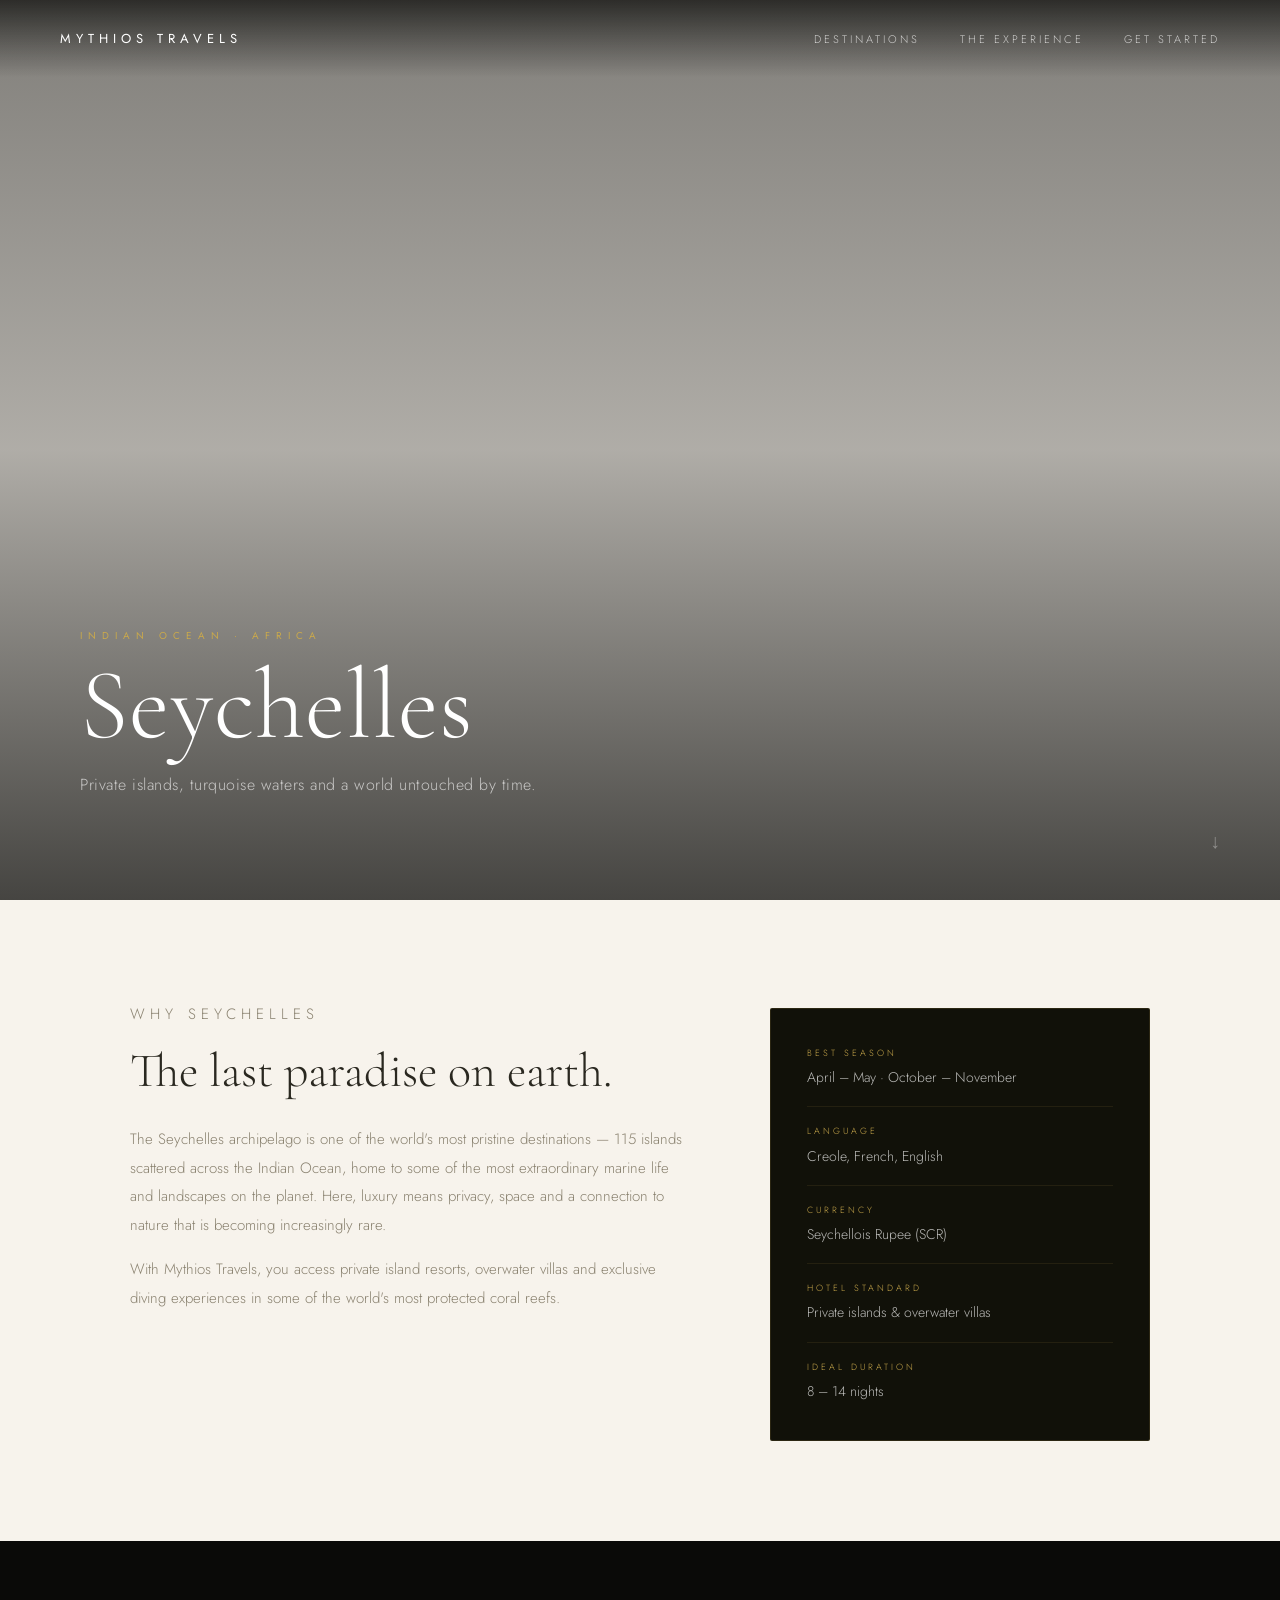
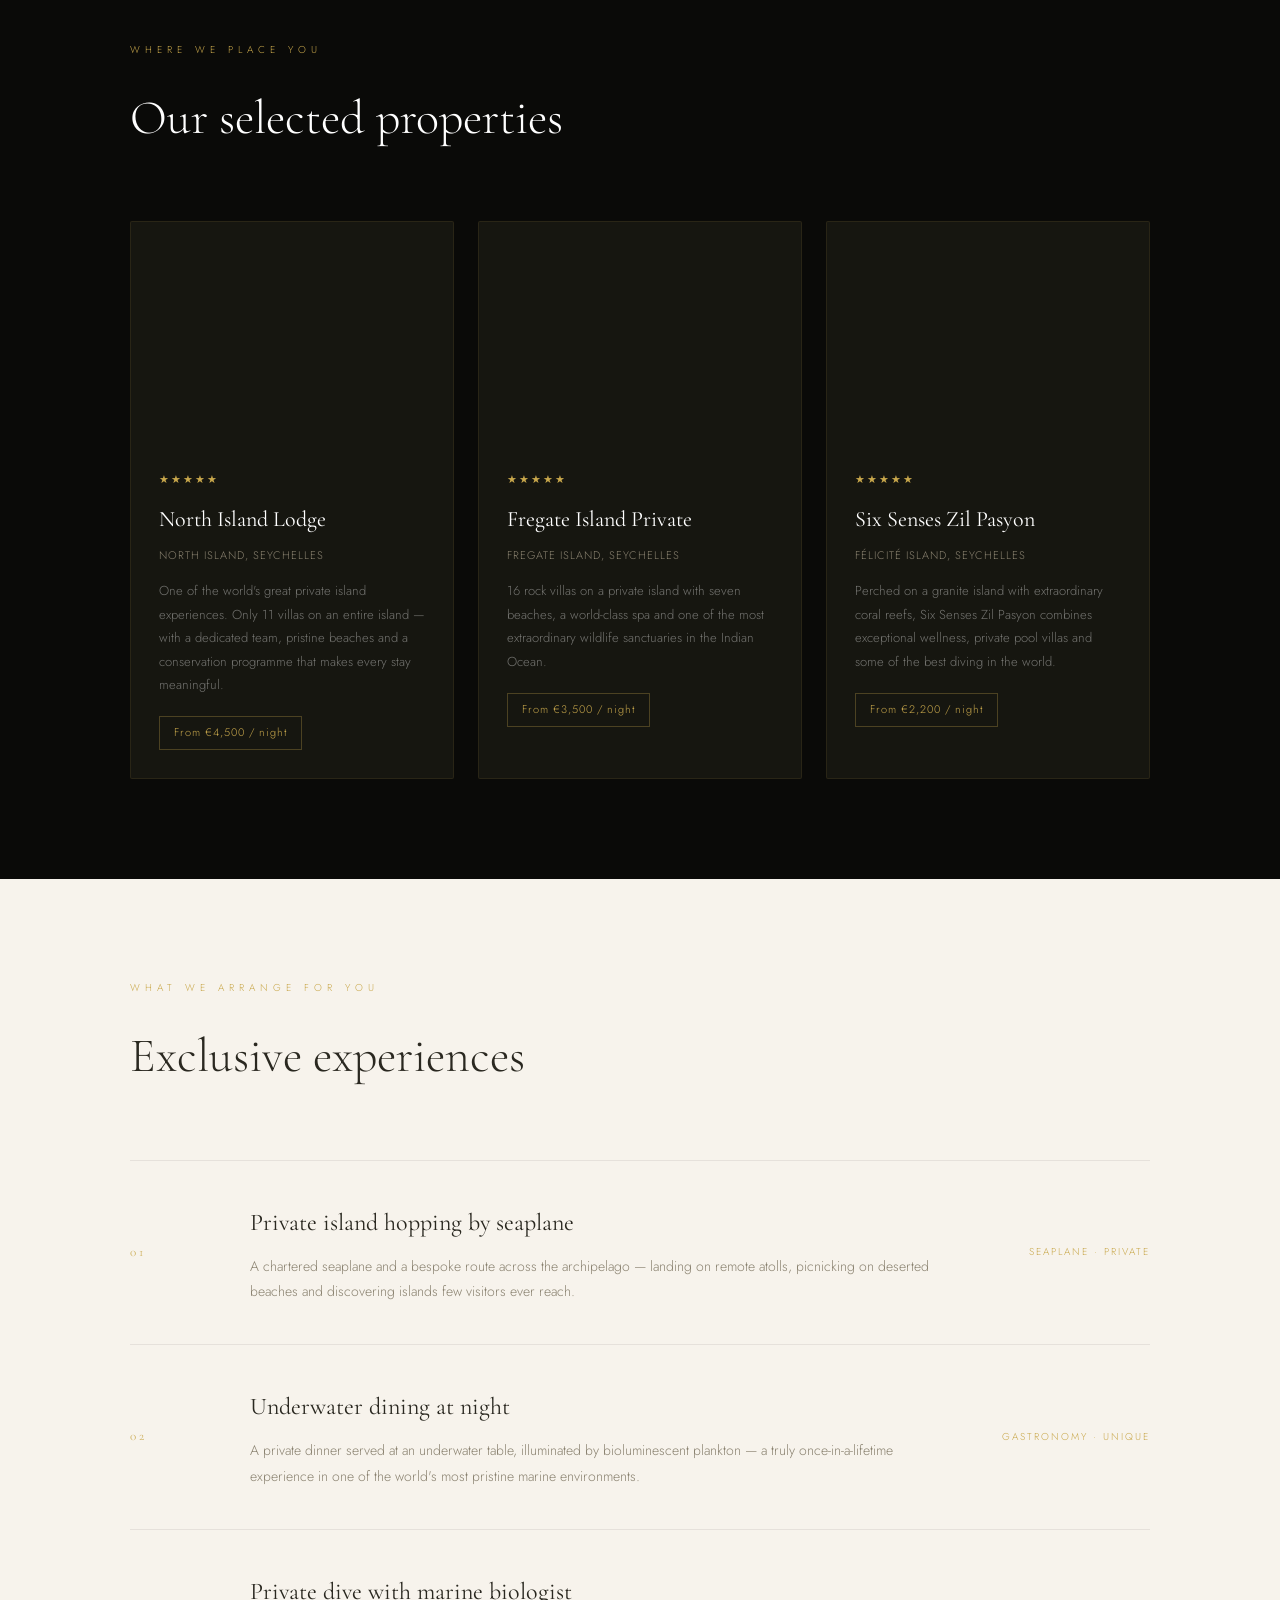
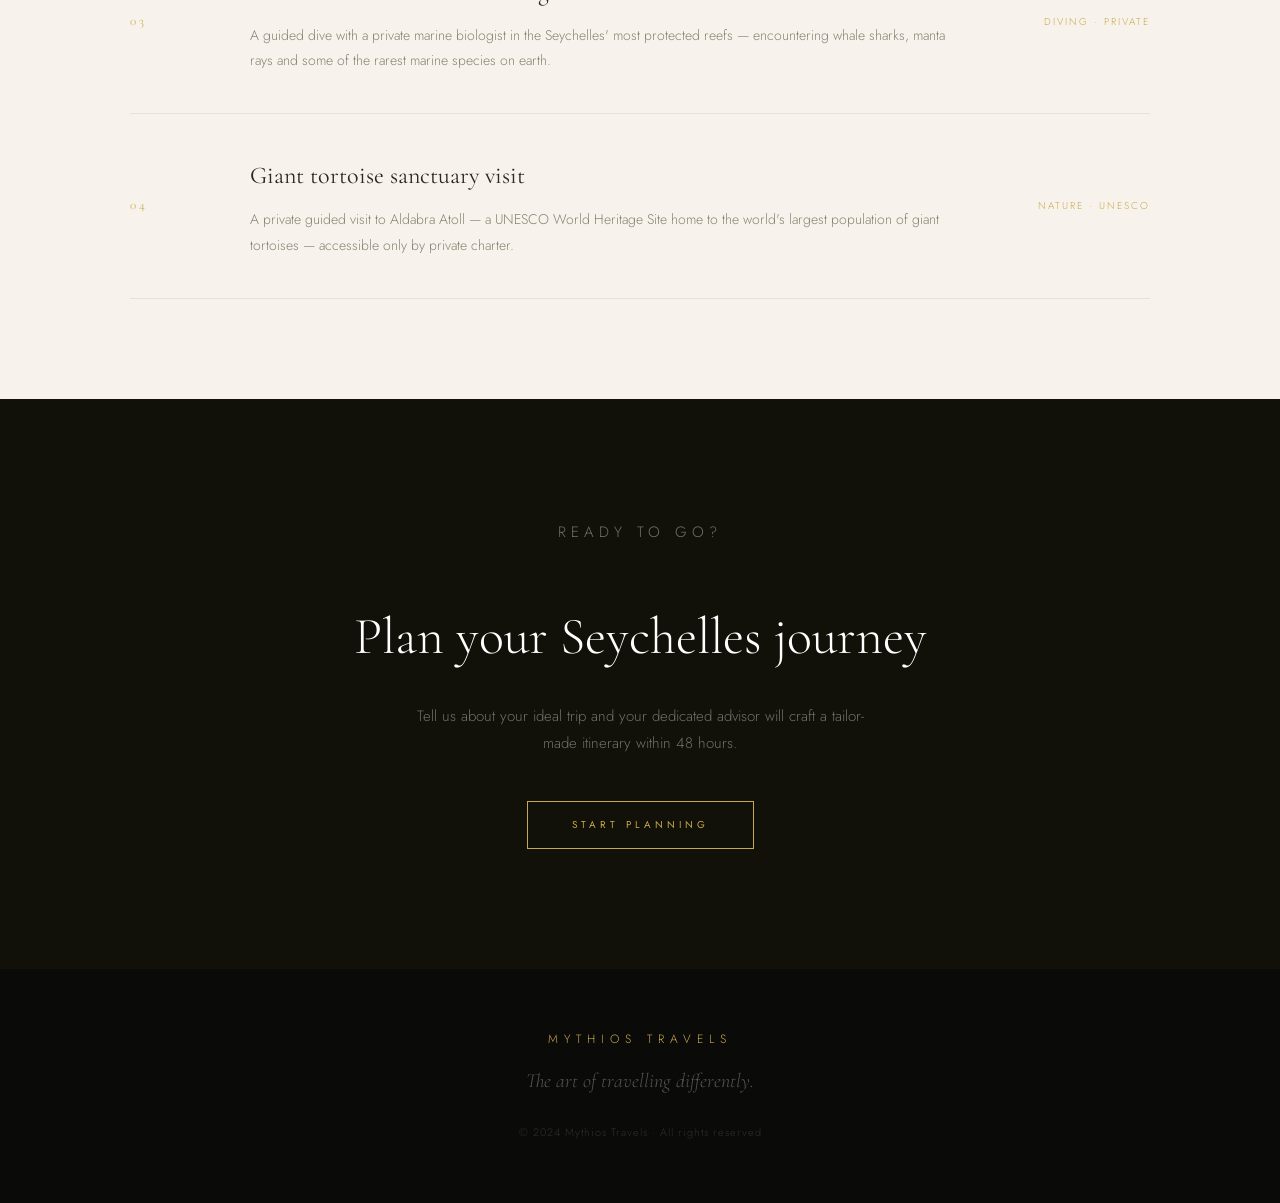
<file: destinations/seychelles.html>
<!DOCTYPE html>
<html lang="en">
<head>
  <meta charset="UTF-8">
  <meta name="viewport" content="width=device-width, initial-scale=1.0">
  <title>Seychelles — Mythios Travels</title>
  <link href="https://fonts.googleapis.com/css2?family=Cormorant+Garamond:ital,wght@0,300;0,400;0,600;1,300;1,400&family=Jost:wght@200;300;400;500&display=swap" rel="stylesheet">
  <link rel="stylesheet" href="../style.css">
  <link rel="stylesheet" href="destination.css">
</head>
<body>
  <nav class="nav">
    <a href="../index.html" class="nav-logo">MYTHIOS TRAVELS</a>
    <ul class="nav-links">
      <li><a href="../index.html#destinations">Destinations</a></li>
      <li><a href="../index.html#experience">The Experience</a></li>
      <li><a href="../index.html#sondage">Get Started</a></li>
    </ul>
  </nav>
  <section class="dest-hero" style="background-image: url('https://images.unsplash.com/photo-1544550581-5f7ceaf7f992?w=1800&q=80')">
    <div class="hero-overlay"></div>
    <div class="dest-hero-content">
      <p class="hero-label">Indian Ocean · Africa</p>
      <h1>Seychelles</h1>
      <p class="dest-hero-sub">Private islands, turquoise waters and a world untouched by time.</p>
    </div>
    <div class="dest-hero-scroll">↓</div>
  </section>
  <section class="dest-intro">
    <div class="dest-container">
      <div class="dest-intro-grid">
        <div class="dest-intro-left">
          <p class="section-label">Why Seychelles</p>
          <h2>The last paradise on earth.</h2>
          <p>The Seychelles archipelago is one of the world's most pristine destinations — 115 islands scattered across the Indian Ocean, home to some of the most extraordinary marine life and landscapes on the planet. Here, luxury means privacy, space and a connection to nature that is becoming increasingly rare.</p>
          <p>With Mythios Travels, you access private island resorts, overwater villas and exclusive diving experiences in some of the world's most protected coral reefs.</p>
        </div>
        <div class="dest-intro-right">
          <div class="dest-quick-facts">
            <div class="fact-item">
              <span class="fact-label">Best season</span>
              <span class="fact-value">April – May · October – November</span>
            </div>
            <div class="fact-item">
              <span class="fact-label">Language</span>
              <span class="fact-value">Creole, French, English</span>
            </div>
            <div class="fact-item">
              <span class="fact-label">Currency</span>
              <span class="fact-value">Seychellois Rupee (SCR)</span>
            </div>
            <div class="fact-item">
              <span class="fact-label">Hotel standard</span>
              <span class="fact-value">Private islands & overwater villas</span>
            </div>
            <div class="fact-item">
              <span class="fact-label">Ideal duration</span>
              <span class="fact-value">8 – 14 nights</span>
            </div>
          </div>
        </div>
      </div>
    </div>
  </section>
  <section class="dest-hotels">
    <div class="dest-container">
      <p class="section-label">Where we place you</p>
      <h2>Our selected properties</h2>
      <div class="hotels-grid">
        <div class="hotel-card">
          <div class="hotel-img" style="background-image: url('https://images.unsplash.com/photo-1520250497591-112f2f40a3f4?w=600&q=80')"></div>
          <div class="hotel-info">
            <span class="hotel-stars">★★★★★</span>
            <h3>North Island Lodge</h3>
            <p class="hotel-location">North Island, Seychelles</p>
            <p class="hotel-desc">One of the world's great private island experiences. Only 11 villas on an entire island — with a dedicated team, pristine beaches and a conservation programme that makes every stay meaningful.</p>
            <span class="hotel-tag">From €4,500 / night</span>
          </div>
        </div>
        <div class="hotel-card">
          <div class="hotel-img" style="background-image: url('https://images.unsplash.com/photo-1582719478250-c89cae4dc85b?w=600&q=80')"></div>
          <div class="hotel-info">
            <span class="hotel-stars">★★★★★</span>
            <h3>Fregate Island Private</h3>
            <p class="hotel-location">Fregate Island, Seychelles</p>
            <p class="hotel-desc">16 rock villas on a private island with seven beaches, a world-class spa and one of the most extraordinary wildlife sanctuaries in the Indian Ocean.</p>
            <span class="hotel-tag">From €3,500 / night</span>
          </div>
        </div>
        <div class="hotel-card">
          <div class="hotel-img" style="background-image: url('https://images.unsplash.com/photo-1571003123894-1f0594d2b5d9?w=600&q=80')"></div>
          <div class="hotel-info">
            <span class="hotel-stars">★★★★★</span>
            <h3>Six Senses Zil Pasyon</h3>
            <p class="hotel-location">Félicité Island, Seychelles</p>
            <p class="hotel-desc">Perched on a granite island with extraordinary coral reefs, Six Senses Zil Pasyon combines exceptional wellness, private pool villas and some of the best diving in the world.</p>
            <span class="hotel-tag">From €2,200 / night</span>
          </div>
        </div>
      </div>
    </div>
  </section>
  <section class="dest-experiences">
    <div class="dest-container">
      <p class="section-label">What we arrange for you</p>
      <h2>Exclusive experiences</h2>
      <div class="experiences-list">
        <div class="exp-row">
          <div class="exp-number">01</div>
          <div class="exp-text">
            <h3>Private island hopping by seaplane</h3>
            <p>A chartered seaplane and a bespoke route across the archipelago — landing on remote atolls, picnicking on deserted beaches and discovering islands few visitors ever reach.</p>
          </div>
          <div class="exp-tag">Seaplane · Private</div>
        </div>
        <div class="exp-row">
          <div class="exp-number">02</div>
          <div class="exp-text">
            <h3>Underwater dining at night</h3>
            <p>A private dinner served at an underwater table, illuminated by bioluminescent plankton — a truly once-in-a-lifetime experience in one of the world's most pristine marine environments.</p>
          </div>
          <div class="exp-tag">Gastronomy · Unique</div>
        </div>
        <div class="exp-row">
          <div class="exp-number">03</div>
          <div class="exp-text">
            <h3>Private dive with marine biologist</h3>
            <p>A guided dive with a private marine biologist in the Seychelles' most protected reefs — encountering whale sharks, manta rays and some of the rarest marine species on earth.</p>
          </div>
          <div class="exp-tag">Diving · Private</div>
        </div>
        <div class="exp-row">
          <div class="exp-number">04</div>
          <div class="exp-text">
            <h3>Giant tortoise sanctuary visit</h3>
            <p>A private guided visit to Aldabra Atoll — a UNESCO World Heritage Site home to the world's largest population of giant tortoises — accessible only by private charter.</p>
          </div>
          <div class="exp-tag">Nature · UNESCO</div>
        </div>
      </div>
    </div>
  </section>
  <section class="dest-cta">
    <div class="dest-container text-center">
      <p class="section-label">Ready to go?</p>
      <h2>Plan your Seychelles journey</h2>
      <p>Tell us about your ideal trip and your dedicated advisor will craft a tailor-made itinerary within 48 hours.</p>
      <a href="../index.html#sondage" class="btn-gold">Start planning</a>
    </div>
  </section>
  <footer class="footer">
    <div class="footer-logo">MYTHIOS TRAVELS</div>
    <p class="footer-tagline">The art of travelling differently.</p>
    <p class="footer-copy">© 2024 Mythios Travels · All rights reserved</p>
  </footer>
</body>
</html>
</file>
<file: style.css>
/* =====================
   VARIABLES & RESET
===================== */
:root {
  --black: #0a0a08;
  --dark: #111109;
  --gold: #c9a84c;
  --gold-light: #e8d08a;
  --cream: #f7f3ec;
  --text: #2a2820;
  --muted: #8a8270;
}

* {
  box-sizing: border-box;
  margin: 0;
  padding: 0;
}

html {
  scroll-behavior: smooth;
}

body {
  font-family: 'Jost', sans-serif;
  font-weight: 300;
  background-color: var(--cream);
  color: var(--text);
  font-size: 16px;
  line-height: 1.8;
}

/* NAV */
.nav {
  position: fixed;
  top: 0; left: 0; right: 0;
  z-index: 100;
  display: flex;
  align-items: center;
  justify-content: space-between;
  padding: 24px 60px;
  background: linear-gradient(to bottom, rgba(10,10,8,0.7), transparent);
}

.nav-logo {
  font-weight: 400;
  font-size: 13px;
  letter-spacing: 5px;
  color: #fff;
}

.nav-links {
  list-style: none;
  display: flex;
  gap: 40px;
}

.nav-links a {
  font-size: 11px;
  letter-spacing: 3px;
  text-transform: uppercase;
  color: rgba(255,255,255,0.7);
  text-decoration: none;
  transition: color 0.3s;
}

.nav-links a:hover { color: var(--gold-light); }

/* HERO */
.hero {
  position: relative;
  height: 100vh;
  background-image: url('https://images.unsplash.com/photo-1520250497591-112f2f40a3f4?w=1800&q=80');
  background-size: cover;
  background-position: center;
  display: flex;
  align-items: center;
  justify-content: center;
  text-align: center;
}

.hero-overlay {
  position: absolute;
  inset: 0;
  background: linear-gradient(to bottom, rgba(10,10,8,0.5) 0%, rgba(10,10,8,0.3) 50%, rgba(10,10,8,0.75) 100%);
}

.hero-content {
  position: relative;
  z-index: 2;
  max-width: 800px;
  padding: 0 24px;
  animation: fadeUp 1.2s ease both;
}

.hero-label {
  font-size: 10px;
  font-weight: 400;
  letter-spacing: 6px;
  text-transform: uppercase;
  color: var(--gold);
  margin-bottom: 28px;
}

.hero h1 {
  font-family: 'Cormorant Garamond', serif;
  font-size: 80px;
  font-weight: 300;
  color: #fff;
  line-height: 1.05;
  margin-bottom: 28px;
}

.hero h1 em {
  font-style: italic;
  color: var(--gold-light);
}

.hero-sub {
  font-size: 15px;
  font-weight: 300;
  color: rgba(255,255,255,0.7);
  max-width: 560px;
  margin: 0 auto 44px;
}

.btn-gold {
  display: inline-block;
  border: 1px solid var(--gold);
  color: var(--gold);
  text-decoration: none;
  padding: 14px 44px;
  font-size: 10px;
  font-weight: 400;
  letter-spacing: 4px;
  text-transform: uppercase;
  transition: all 0.4s ease;
}

.btn-gold:hover {
  background-color: var(--gold);
  color: var(--black);
}

/* NUMBERS */
.numbers-section {
  background-color: var(--black);
  padding: 60px 24px;
}

.numbers-row {
  max-width: 900px;
  margin: 0 auto;
  display: flex;
  align-items: center;
  justify-content: center;
}

.number-item {
  flex: 1;
  text-align: center;
  padding: 20px;
}

.number {
  display: block;
  font-family: 'Cormorant Garamond', serif;
  font-size: 48px;
  font-weight: 300;
  color: var(--gold);
  line-height: 1;
  margin-bottom: 8px;
}

.number-label {
  font-size: 10px;
  letter-spacing: 2px;
  text-transform: uppercase;
  color: rgba(255,255,255,0.35);
}

.divider {
  width: 1px;
  height: 60px;
  background: rgba(201,168,76,0.2);
}

/* SHARED */
.container {
  max-width: 1100px;
  margin: 0 auto;
  padding: 0 40px;
}

.section-label {
  font-size: 10px;
  letter-spacing: 5px;
  text-transform: uppercase;
  color: var(--gold);
  margin-bottom: 16px;
}

.section-sub {
  font-size: 15px;
  color: var(--muted);
  max-width: 560px;
  margin-bottom: 60px;
}

/* DESTINATIONS */
.destinations-section {
  padding: 120px 0;
  background-color: var(--cream);
}

.destinations-section h2 {
  font-family: 'Cormorant Garamond', serif;
  font-size: 48px;
  font-weight: 300;
  color: var(--text);
  margin-bottom: 16px;
}

.destinations-grid {
  display: grid;
  grid-template-columns: repeat(3, 1fr);
  grid-template-rows: 320px 260px 260px 260px;
  gap: 12px;
}

.dest-large {
  grid-column: span 2;
  grid-row: span 2;
}

.dest-card {
  position: relative;
  background-size: cover;
  background-position: center;
  border-radius: 2px;
  overflow: hidden;
  cursor: pointer;
}

.dest-overlay {
  position: absolute;
  inset: 0;
  background: linear-gradient(to top, rgba(10,10,8,0.8) 0%, rgba(10,10,8,0.1) 60%);
  transition: opacity 0.4s;
}

.dest-card:hover .dest-overlay { opacity: 0.6; }

.dest-content {
  position: absolute;
  bottom: 0; left: 0; right: 0;
  padding: 28px;
}

.dest-region {
  font-size: 10px;
  letter-spacing: 3px;
  text-transform: uppercase;
  color: var(--gold);
  margin-bottom: 6px;
}

.dest-content h3 {
  font-family: 'Cormorant Garamond', serif;
  font-size: 32px;
  font-weight: 300;
  color: #fff;
  margin-bottom: 6px;
}

.dest-large .dest-content h3 { font-size: 48px; }

.dest-tag {
  font-size: 11px;
  color: rgba(255,255,255,0.55);
}

/* EXPERIENCE */
.experience-section {
  padding: 120px 0;
  background-color: var(--dark);
}

.experience-section h2 {
  font-family: 'Cormorant Garamond', serif;
  font-size: 48px;
  font-weight: 300;
  color: #fff;
  margin-bottom: 16px;
}

.experience-section .section-sub { color: rgba(255,255,255,0.4); }

.experience-grid {
  display: grid;
  grid-template-columns: repeat(2, 1fr);
  gap: 48px 80px;
}

.exp-item {
  border-top: 1px solid rgba(201,168,76,0.25);
  padding-top: 28px;
}

.exp-icon {
  display: block;
  color: var(--gold);
  font-size: 10px;
  margin-bottom: 16px;
}

.exp-item h3 {
  font-family: 'Cormorant Garamond', serif;
  font-size: 22px;
  font-weight: 400;
  color: #fff;
  margin-bottom: 12px;
}

.exp-item p {
  font-size: 14px;
  color: rgba(255,255,255,0.45);
  line-height: 1.8;
}

/* FORM */
.form-section {
  padding: 120px 0;
  background-color: var(--cream);
}

.form-section h2 {
  font-family: 'Cormorant Garamond', serif;
  font-size: 48px;
  font-weight: 300;
  color: var(--text);
  margin-bottom: 16px;
}

.typeform-wrapper {
  background: #fff;
  border: 1px solid rgba(201,168,76,0.2);
  border-radius: 2px;
  overflow: hidden;
  min-height: 520px;
  box-shadow: 0 40px 80px rgba(10,10,8,0.08);
}

/* FOOTER */
.footer {
  background-color: var(--black);
  text-align: center;
  padding: 60px 24px;
}

.footer-logo {
  font-size: 12px;
  letter-spacing: 6px;
  color: var(--gold);
  margin-bottom: 12px;
}

.footer-tagline {
  font-family: 'Cormorant Garamond', serif;
  font-style: italic;
  font-size: 20px;
  color: rgba(255,255,255,0.3);
  margin-bottom: 24px;
}

.footer-copy {
  font-size: 11px;
  letter-spacing: 1px;
  color: rgba(255,255,255,0.15);
}

/* ANIMATIONS */
@keyframes fadeUp {
  from { opacity: 0; transform: translateY(24px); }
  to   { opacity: 1; transform: translateY(0); }
}

/* RESPONSIVE */
@media (max-width: 768px) {
  .nav { padding: 20px 24px; }
  .nav-links { display: none; }
  .hero h1 { font-size: 48px; }
  .numbers-row { flex-wrap: wrap; gap: 20px; }
  .divider { display: none; }
  .destinations-grid { grid-template-columns: 1fr; grid-template-rows: auto; }
  .dest-large { grid-column: span 1; grid-row: span 1; height: 300px; }
  .dest-card { height: 200px; }
  .experience-grid { grid-template-columns: 1fr; gap: 36px; }
  .container { padding: 0 20px; }
}

/* =====================
   EXPERIENCE — UPDATED
===================== */
.experience-intro {
  display: flex;
  gap: 80px;
  align-items: flex-start;
  margin-bottom: 80px;
  padding-bottom: 60px;
  border-bottom: 1px solid rgba(201,168,76,0.15);
}

.experience-intro-left {
  flex: 0 0 380px;
}

.experience-intro-left h2 {
  font-family: 'Cormorant Garamond', serif;
  font-size: 52px;
  font-weight: 300;
  color: #fff;
  line-height: 1.1;
  margin-top: 16px;
}

.experience-intro-left h2 em {
  font-style: italic;
  color: var(--gold-light);
}

.experience-intro-right {
  flex: 1;
  padding-top: 48px;
}

.experience-lead {
  font-size: 16px;
  color: rgba(255,255,255,0.55);
  line-height: 1.9;
}

.experience-steps {
  display: flex;
  flex-direction: column;
  gap: 0;
}

.exp-step {
  display: flex;
  align-items: flex-start;
  gap: 48px;
  padding: 40px 0;
  border-bottom: 1px solid rgba(201,168,76,0.1);
  transition: background 0.3s;
}

.exp-step:last-child {
  border-bottom: none;
}

.step-number {
  font-family: 'Cormorant Garamond', serif;
  font-size: 13px;
  font-weight: 300;
  color: var(--gold);
  letter-spacing: 3px;
  flex: 0 0 60px;
  padding-top: 4px;
}

.step-content h3 {
  font-family: 'Cormorant Garamond', serif;
  font-size: 26px;
  font-weight: 400;
  color: #fff;
  margin-bottom: 12px;
}

.step-content p {
  font-size: 14px;
  color: rgba(255,255,255,0.4);
  line-height: 1.9;
  max-width: 640px;
}

@media (max-width: 768px) {
  .experience-intro { flex-direction: column; gap: 24px; }
  .experience-intro-left { flex: none; }
  .experience-intro-left h2 { font-size: 36px; }
  .exp-step { flex-direction: column; gap: 16px; }
}

/* Destination card link */
a.dest-card {
  text-decoration: none;
  display: block;
}

.dest-discover {
  position: absolute;
  top: 20px;
  right: 20px;
  font-size: 10px;
  letter-spacing: 2px;
  text-transform: uppercase;
  color: var(--gold, #c9a84c);
  opacity: 0;
  transition: opacity 0.3s ease;
  z-index: 2;
}

.dest-card:hover .dest-discover {
  opacity: 1;
}
</file>
<file: destinations/destination.css>
/* =====================
   DESTINATION PAGES
===================== */

.dest-container {
  max-width: 1100px;
  margin: 0 auto;
  padding: 0 40px;
}

/* NAV override for destination pages */
.nav-logo {
  text-decoration: none;
  color: #fff;
}

/* HERO */
.dest-hero {
  position: relative;
  height: 100vh;
  background-size: cover;
  background-position: center;
  display: flex;
  align-items: flex-end;
  justify-content: flex-start;
}

.dest-hero-content {
  position: relative;
  z-index: 2;
  padding: 0 80px 100px;
  animation: fadeUp 1.2s ease both;
}

.dest-hero-content .hero-label {
  font-size: 10px;
  font-weight: 400;
  letter-spacing: 6px;
  text-transform: uppercase;
  color: var(--gold);
  margin-bottom: 16px;
  display: block;
}

.dest-hero-content h1 {
  font-family: 'Cormorant Garamond', serif;
  font-size: 100px;
  font-weight: 300;
  color: #fff;
  line-height: 0.9;
  margin-bottom: 20px;
}

.dest-hero-sub {
  font-size: 16px;
  font-weight: 300;
  color: rgba(255,255,255,0.65);
  letter-spacing: 0.5px;
}

.dest-hero-scroll {
  position: absolute;
  bottom: 40px;
  right: 60px;
  color: rgba(255,255,255,0.35);
  font-size: 20px;
  z-index: 2;
  animation: bounce 2s infinite;
}

/* INTRO */
.dest-intro {
  padding: 100px 0;
  background-color: var(--cream);
}

.dest-intro-grid {
  display: grid;
  grid-template-columns: 1fr 380px;
  gap: 80px;
  align-items: start;
}

.dest-intro-left .section-label {
  margin-bottom: 16px;
}

.dest-intro-left h2 {
  font-family: 'Cormorant Garamond', serif;
  font-size: 48px;
  font-weight: 300;
  color: var(--text);
  margin-bottom: 28px;
  line-height: 1.1;
}

.dest-intro-left p {
  font-size: 15px;
  color: var(--muted);
  line-height: 1.9;
  margin-bottom: 16px;
}

.dest-quick-facts {
  background: var(--dark);
  border: 1px solid rgba(201,168,76,0.15);
  border-radius: 2px;
  padding: 36px;
  margin-top: 8px;
}

.fact-item {
  display: flex;
  flex-direction: column;
  gap: 4px;
  padding: 16px 0;
  border-bottom: 1px solid rgba(201,168,76,0.1);
}

.fact-item:last-child {
  border-bottom: none;
  padding-bottom: 0;
}

.fact-item:first-child {
  padding-top: 0;
}

.fact-label {
  font-size: 9px;
  letter-spacing: 3px;
  text-transform: uppercase;
  color: var(--gold);
}

.fact-value {
  font-size: 14px;
  color: rgba(255,255,255,0.7);
  font-weight: 300;
}

/* HOTELS */
.dest-hotels {
  padding: 100px 0;
  background-color: var(--black);
}

.dest-hotels h2 {
  font-family: 'Cormorant Garamond', serif;
  font-size: 48px;
  font-weight: 300;
  color: #fff;
  margin-bottom: 60px;
}

.hotels-grid {
  display: grid;
  grid-template-columns: repeat(3, 1fr);
  gap: 24px;
}

.hotel-card {
  background: #161610;
  border: 1px solid rgba(201,168,76,0.1);
  border-radius: 2px;
  overflow: hidden;
  transition: border-color 0.3s ease;
}

.hotel-card:hover {
  border-color: rgba(201,168,76,0.35);
}

.hotel-img {
  height: 220px;
  background-size: cover;
  background-position: center;
}

.hotel-info {
  padding: 28px;
}

.hotel-stars {
  font-size: 11px;
  color: var(--gold);
  letter-spacing: 2px;
  display: block;
  margin-bottom: 10px;
}

.hotel-info h3 {
  font-family: 'Cormorant Garamond', serif;
  font-size: 22px;
  font-weight: 400;
  color: #fff;
  margin-bottom: 6px;
}

.hotel-location {
  font-size: 11px;
  letter-spacing: 1px;
  color: var(--muted);
  margin-bottom: 14px;
  text-transform: uppercase;
}

.hotel-desc {
  font-size: 13px;
  color: rgba(255,255,255,0.4);
  line-height: 1.8;
  margin-bottom: 20px;
}

.hotel-tag {
  display: inline-block;
  border: 1px solid rgba(201,168,76,0.3);
  color: var(--gold);
  font-size: 11px;
  letter-spacing: 1px;
  padding: 6px 14px;
}

/* EXPERIENCES */
.dest-experiences {
  padding: 100px 0;
  background-color: var(--cream);
}

.dest-experiences h2 {
  font-family: 'Cormorant Garamond', serif;
  font-size: 48px;
  font-weight: 300;
  color: var(--text);
  margin-bottom: 60px;
}

.experiences-list {
  display: flex;
  flex-direction: column;
  gap: 0;
}

.exp-row {
  display: grid;
  grid-template-columns: 80px 1fr 160px;
  align-items: center;
  gap: 40px;
  padding: 40px 0;
  border-bottom: 1px solid rgba(26,22,16,0.08);
  transition: background 0.3s;
}

.exp-row:first-child {
  border-top: 1px solid rgba(26,22,16,0.08);
}

.exp-number {
  font-family: 'Cormorant Garamond', serif;
  font-size: 13px;
  color: var(--gold);
  letter-spacing: 3px;
}

.exp-text h3 {
  font-family: 'Cormorant Garamond', serif;
  font-size: 24px;
  font-weight: 400;
  color: var(--text);
  margin-bottom: 10px;
}

.exp-text p {
  font-size: 14px;
  color: var(--muted);
  line-height: 1.8;
}

.exp-tag {
  font-size: 10px;
  letter-spacing: 2px;
  text-transform: uppercase;
  color: var(--gold);
  text-align: right;
}

/* CTA */
.dest-cta {
  padding: 120px 0;
  background-color: var(--dark);
}

.dest-cta h2 {
  font-family: 'Cormorant Garamond', serif;
  font-size: 52px;
  font-weight: 300;
  color: #fff;
  margin-bottom: 20px;
}

.dest-cta p {
  font-size: 15px;
  color: rgba(255,255,255,0.4);
  margin-bottom: 44px;
  max-width: 480px;
  margin-left: auto;
  margin-right: auto;
}

.text-center {
  text-align: center;
}

/* RESPONSIVE */
@media (max-width: 768px) {
  .dest-hero-content { padding: 0 24px 80px; }
  .dest-hero-content h1 { font-size: 60px; }
  .dest-intro-grid { grid-template-columns: 1fr; gap: 40px; }
  .hotels-grid { grid-template-columns: 1fr; }
  .exp-row { grid-template-columns: 50px 1fr; }
  .exp-tag { display: none; }
  .dest-container { padding: 0 20px; }
}
</file>
